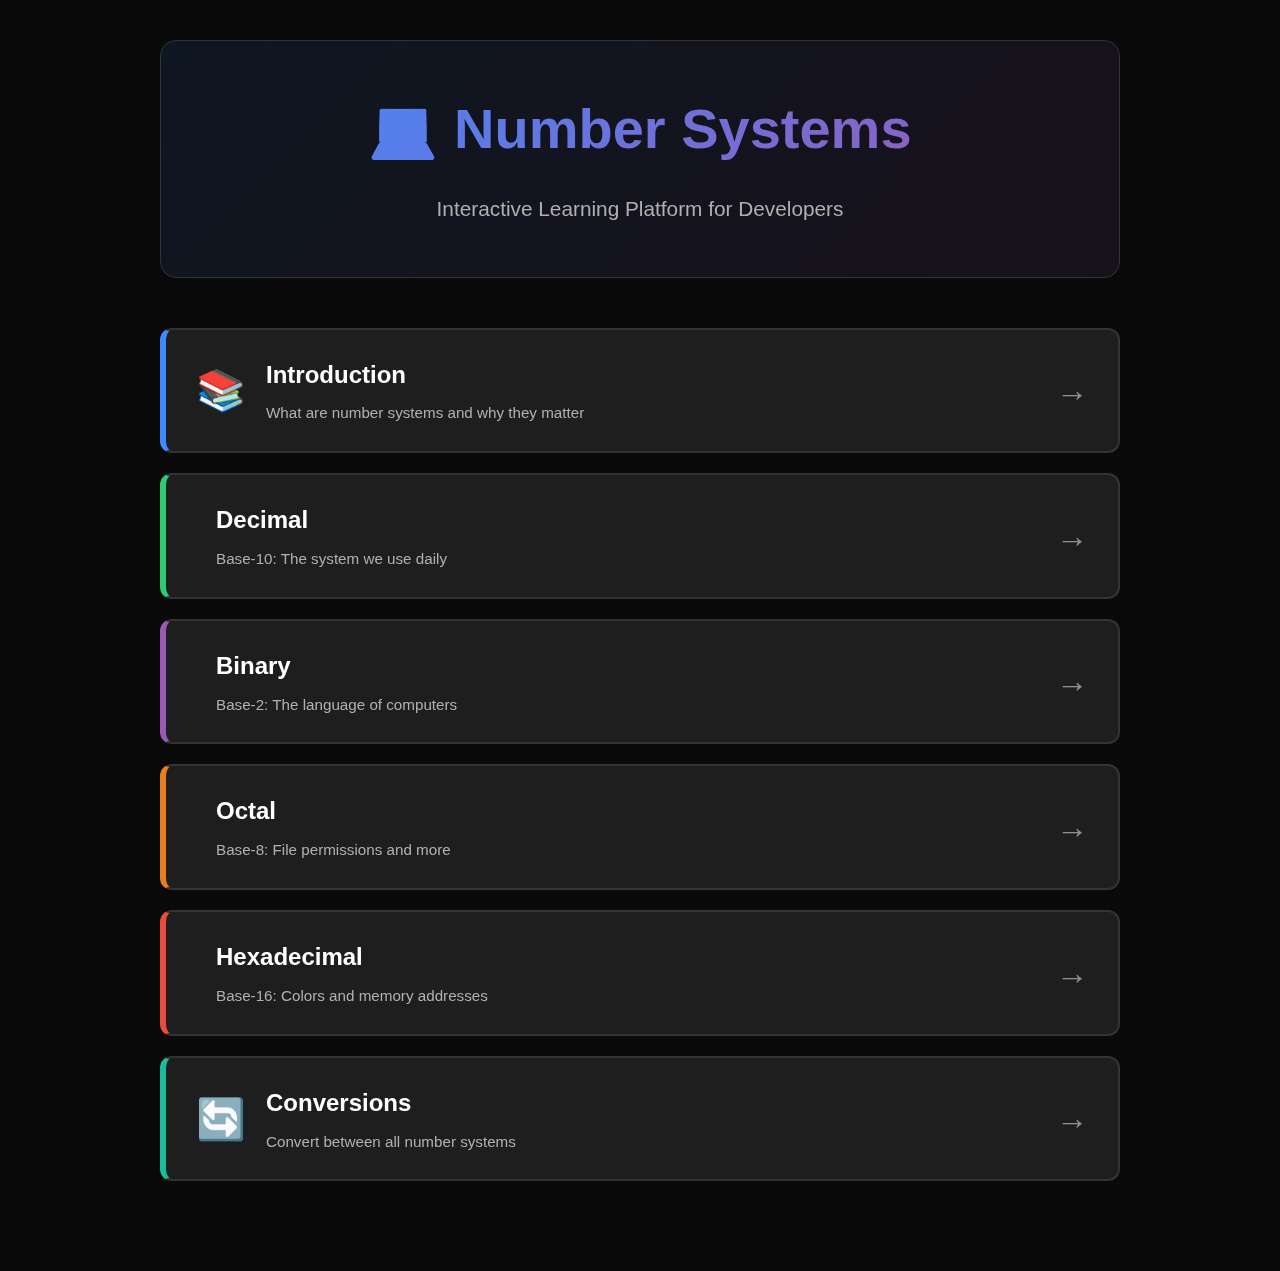
<file: index.html>
<!DOCTYPE html>
<html lang="en">
<head>
    <meta charset="UTF-8">
    <meta name="viewport" content="width=device-width, initial-scale=1.0">
    <title>Number Systems - Interactive Learning</title>
    <link rel="stylesheet" href="style.css">
    <link rel="icon" href="https://public-frontend-cos.metadl.com/mgx/img/favicon.png" type="image/png">
</head>
<body>
    <!-- Animated Background -->
    <div class="number-animation">
        <span class="num">0</span><span class="num">1</span><span class="num">2</span>
        <span class="num">3</span><span class="num">4</span><span class="num">5</span>
        <span class="num">6</span><span class="num">7</span><span class="num">8</span>
        <span class="num">9</span><span class="num">A</span><span class="num">B</span>
        <span class="num">C</span><span class="num">D</span><span class="num">E</span>
        <span class="num">F</span><span class="num">1</span><span class="num">0</span>
        <span class="num">A</span><span class="num">F</span><span class="num">B</span>
        <span class="num">8</span><span class="num">4</span><span class="num">2</span>
        <span class="num">1</span><span class="num">C</span><span class="num">D</span>
        <span class="num">E</span><span class="num">7</span><span class="num">3</span>
        <span class="num">9</span><span class="num">5</span><span class="num">6</span>
        <span class="num">F</span><span class="num">0</span><span class="num">1</span>
        <span class="num">2</span><span class="num">A</span><span class="num">B</span>
        <span class="num">8</span><span class="num">4</span>
    </div>

    <div class="container">
        <!-- Header -->
        <header class="main-header">
            <h1>💻 Number Systems</h1>
            <p class="subtitle">Interactive Learning Platform for Developers</p>
        </header>

        <!-- Main Topic Cards -->
        <section class="topics-list">
            <a href="introduction.html" class="topic-card-rect card-blue">
                <div class="card-content">
                    <div class="card-icon">📚</div>
                    <div class="card-text">
                        <h2>Introduction</h2>
                        <p>What are number systems and why they matter</p>
                    </div>
                </div>
                <span class="card-arrow">→</span>
            </a>

            <a href="decimal.html" class="topic-card-rect card-green">
                <div class="card-content">
                    <div class="card-icon"></div>
                    <div class="card-text">
                        <h2>Decimal</h2>
                        <p>Base-10: The system we use daily</p>
                    </div>
                </div>
                <span class="card-arrow">→</span>
            </a>

            <a href="binary.html" class="topic-card-rect card-purple">
                <div class="card-content">
                    <div class="card-icon"></div>
                    <div class="card-text">
                        <h2>Binary</h2>
                        <p>Base-2: The language of computers</p>
                    </div>
                </div>
                <span class="card-arrow">→</span>
            </a>

            <a href="octal.html" class="topic-card-rect card-orange">
                <div class="card-content">
                    <div class="card-icon"></div>
                    <div class="card-text">
                        <h2>Octal</h2>
                        <p>Base-8: File permissions and more</p>
                    </div>
                </div>
                <span class="card-arrow">→</span>
            </a>

            <a href="hexadecimal.html" class="topic-card-rect card-red">
                <div class="card-content">
                    <div class="card-icon"></div>
                    <div class="card-text">
                        <h2>Hexadecimal</h2>
                        <p>Base-16: Colors and memory addresses</p>
                    </div>
                </div>
                <span class="card-arrow">→</span>
            </a>

            <a href="conversions.html" class="topic-card-rect card-teal">
                <div class="card-content">
                    <div class="card-icon">🔄</div>
                    <div class="card-text">
                        <h2>Conversions</h2>
                        <p>Convert between all number systems</p>
                    </div>
                </div>
                <span class="card-arrow">→</span>
            </a>

        </section>
    </div>
</body>
</html>
</file>
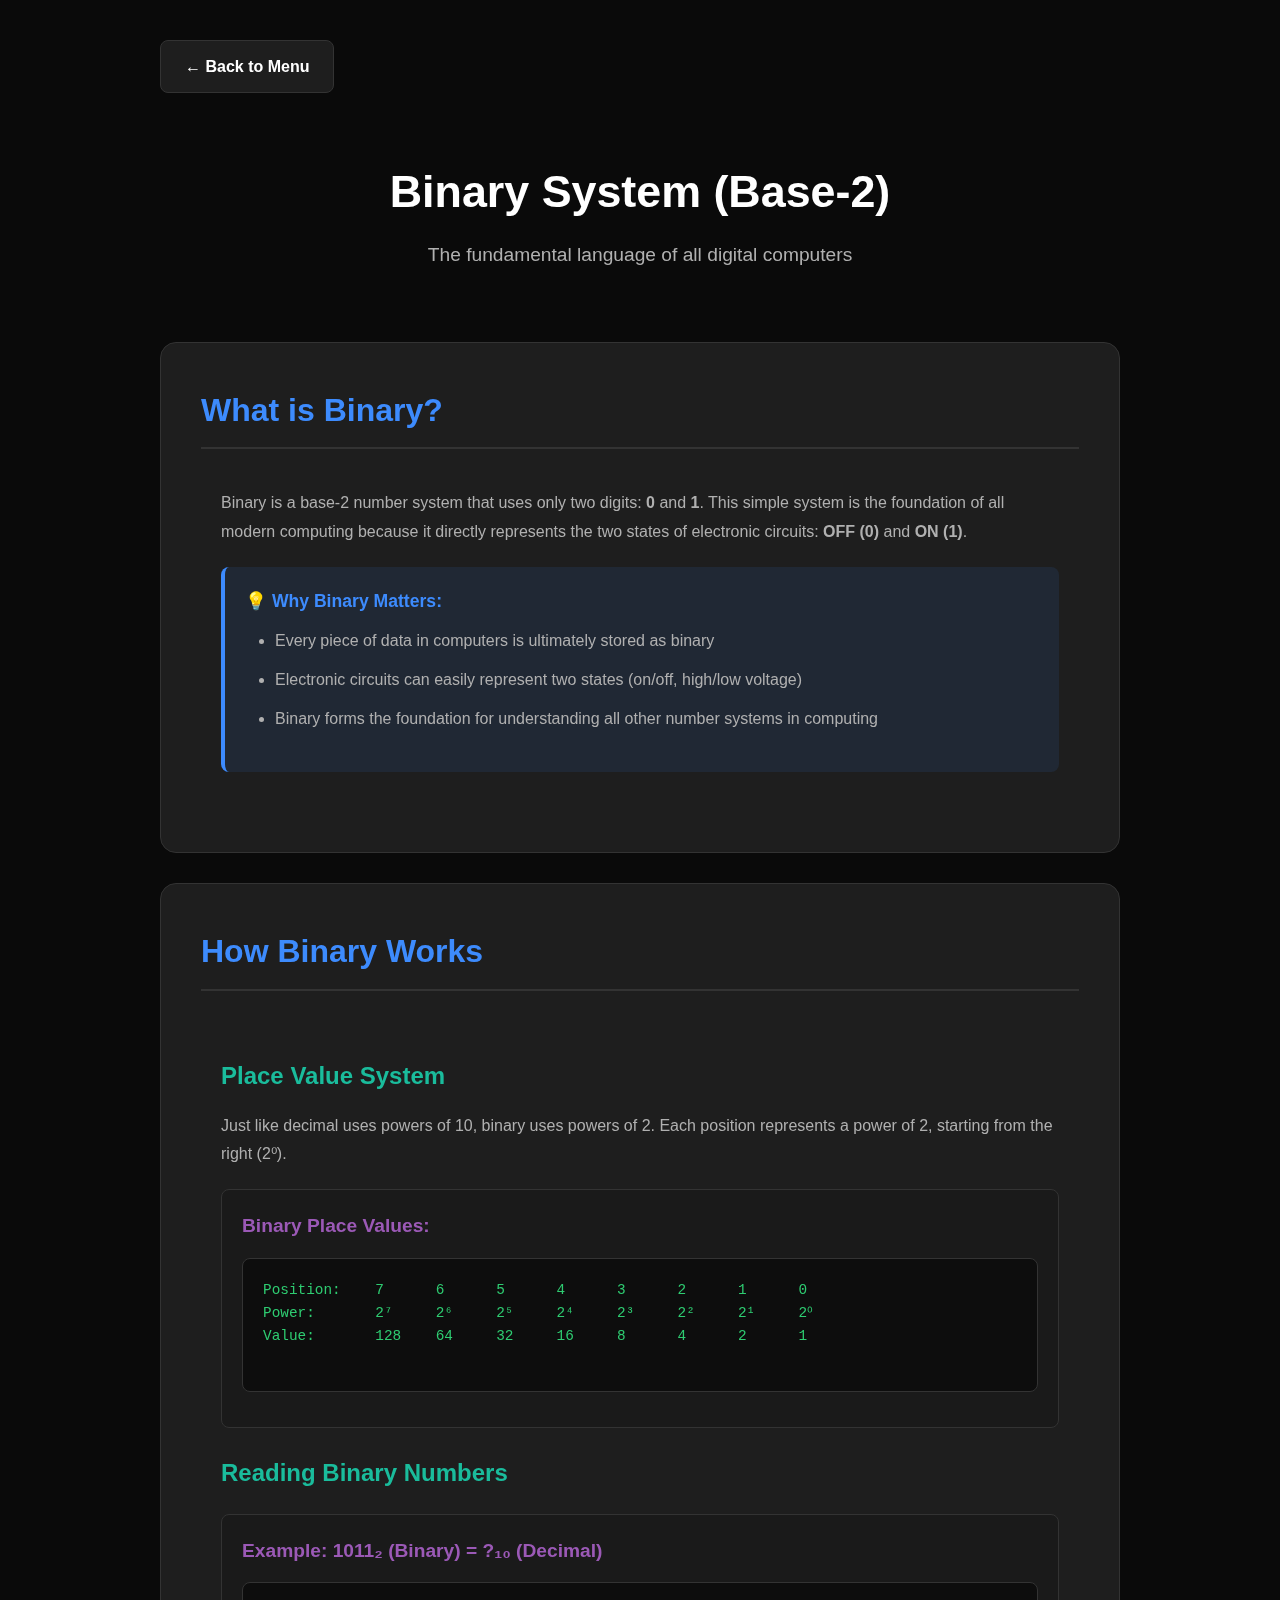
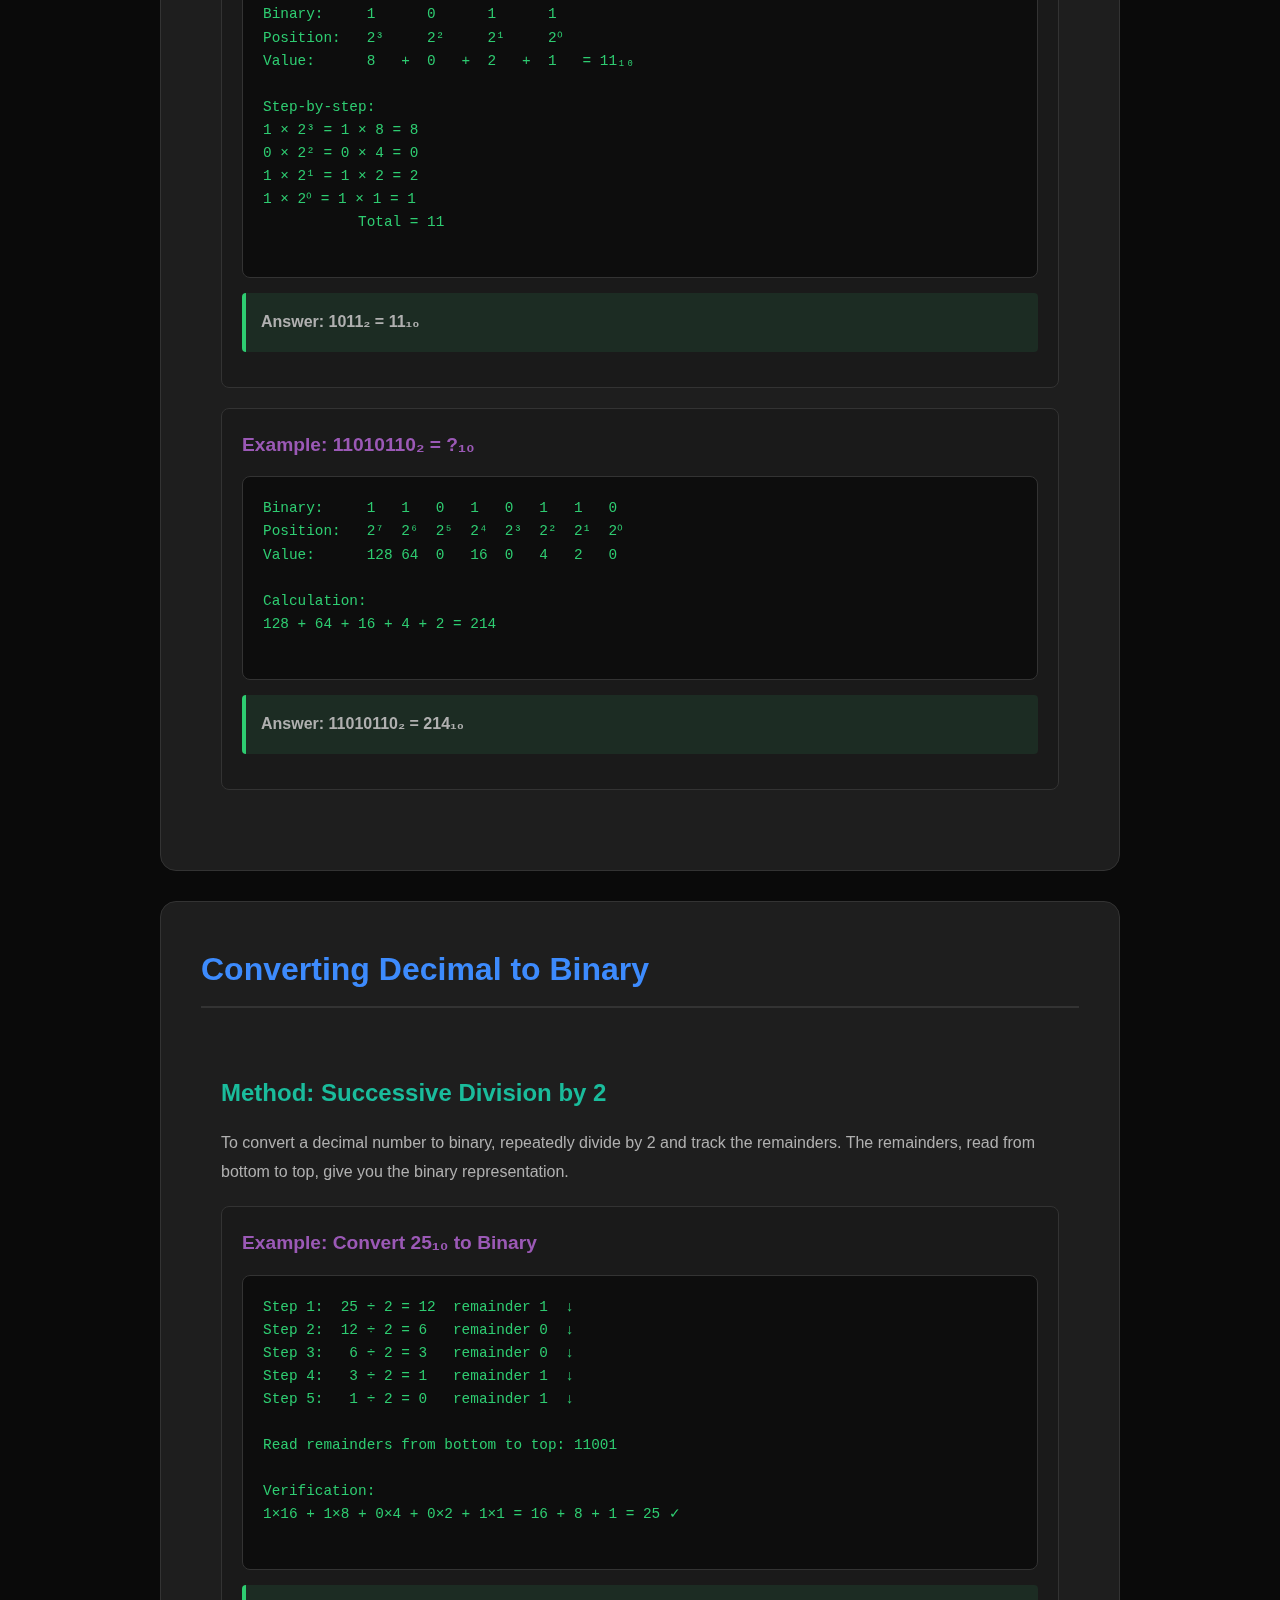
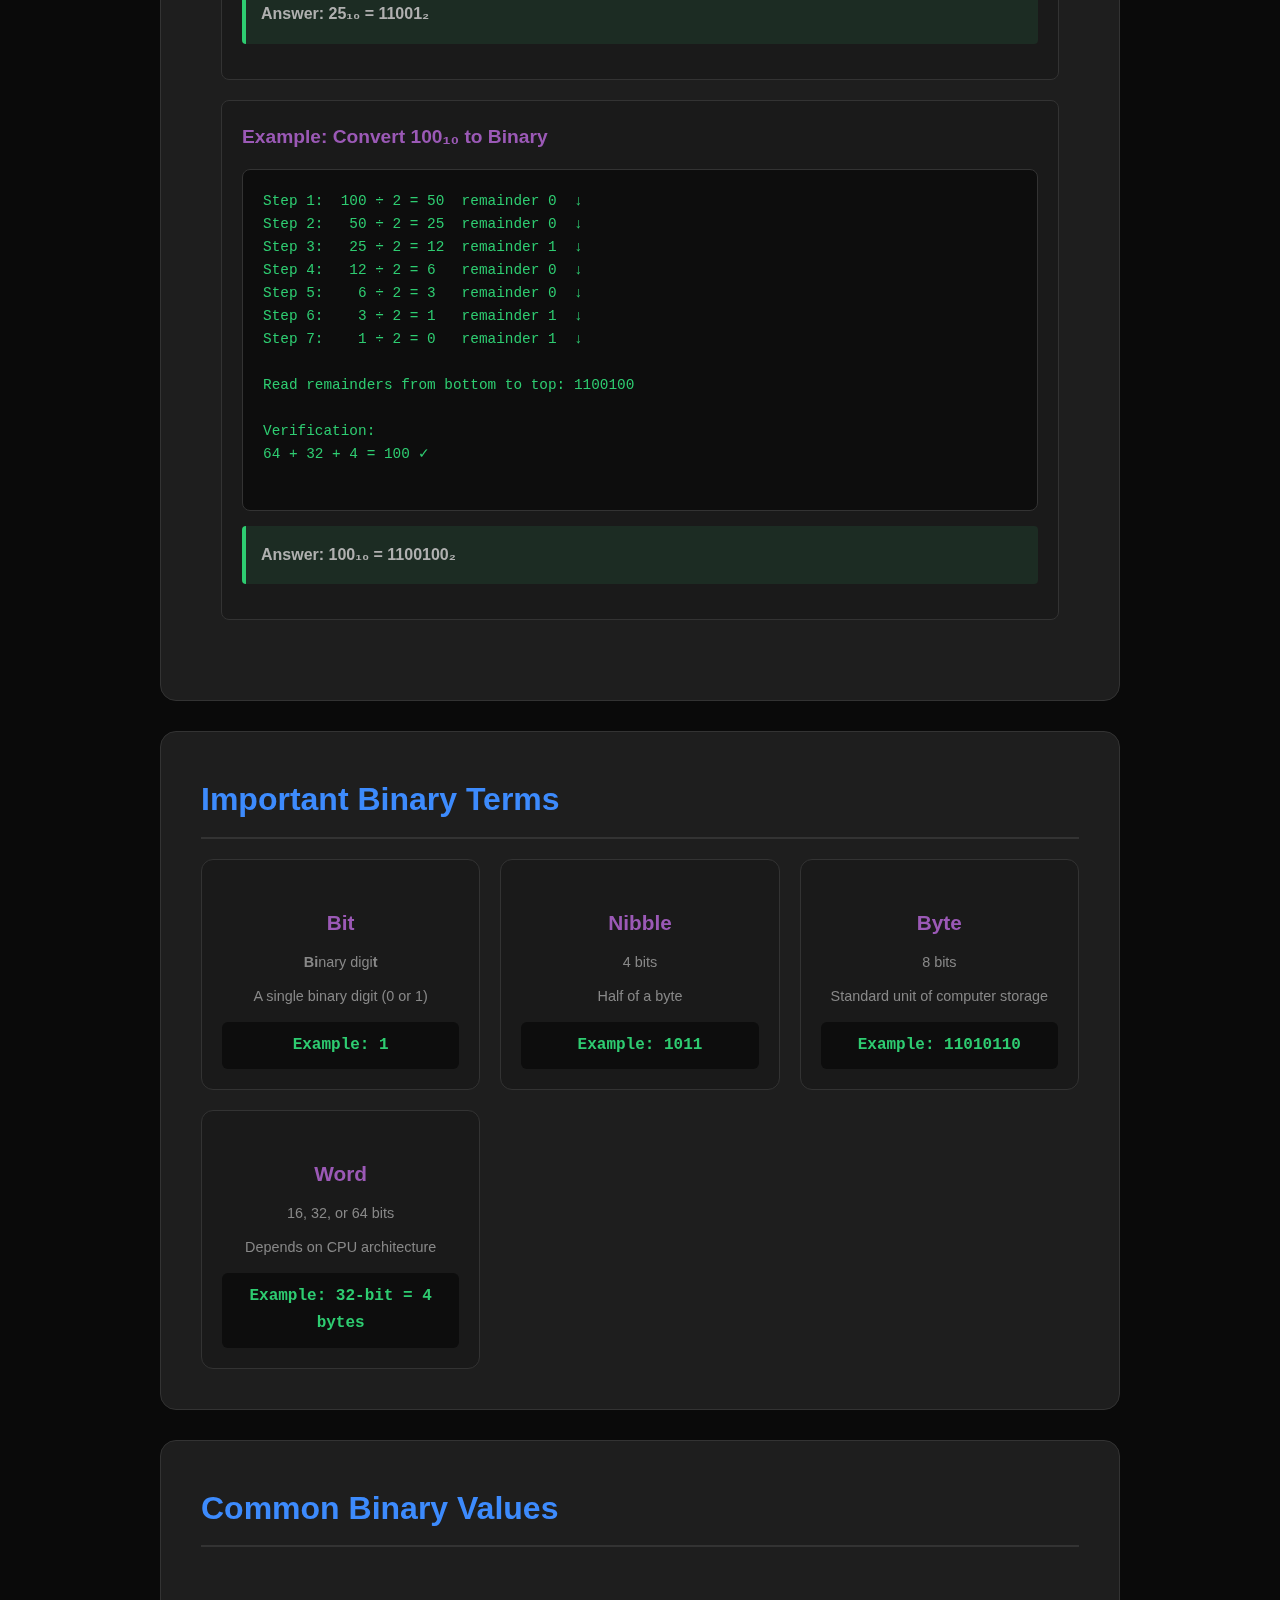
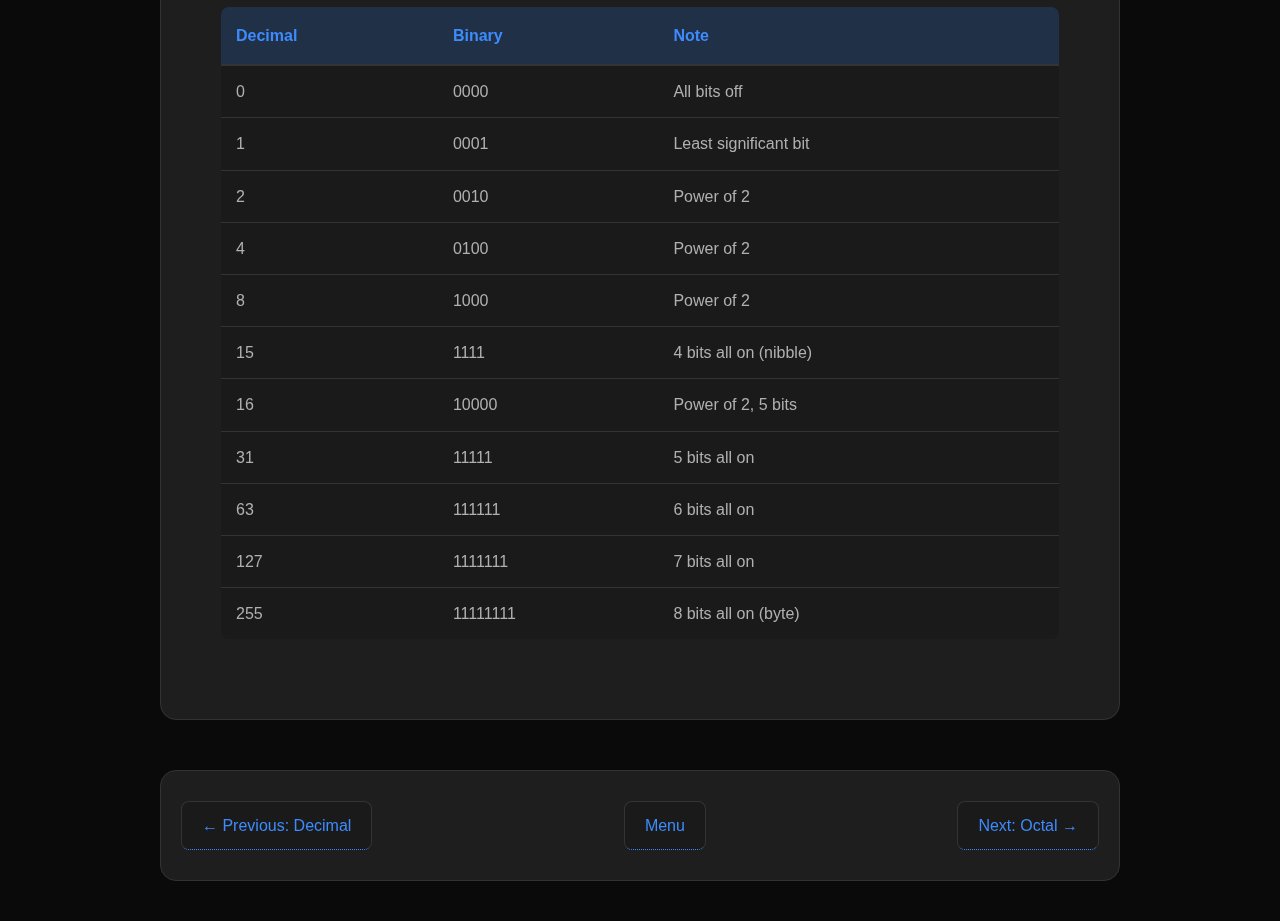
<file: binary.html>
<!DOCTYPE html>
<html lang="en">
<head>
    <meta charset="UTF-8">
    <meta name="viewport" content="width=device-width, initial-scale=1.0">
    <title>Binary - Number Systems</title>
    <link rel="stylesheet" href="style.css">
</head>
<body>
    <div class="number-animation">
        <span class="num">0</span><span class="num">1</span><span class="num">0</span>
        <span class="num">1</span><span class="num">0</span><span class="num">1</span>
        <span class="num">1</span><span class="num">0</span><span class="num">0</span>
        <span class="num">1</span><span class="num">1</span><span class="num">0</span>
        <span class="num">1</span><span class="num">0</span><span class="num">1</span>
        <span class="num">0</span><span class="num">0</span><span class="num">1</span>
    </div>

    <div class="container">
        <a href="index.html" class="back-btn">← Back to Menu</a>

        <header class="page-header">
            <h1>Binary System (Base-2)</h1>
            <p class="page-subtitle">The fundamental language of all digital computers</p>
        </header>

        <!-- Introduction -->
        <section class="content-section">
            <h2>What is Binary?</h2>
            <div class="detail-box">
                <p>Binary is a base-2 number system that uses only two digits: <strong>0</strong> and <strong>1</strong>. This simple system is the foundation of all modern computing because it directly represents the two states of electronic circuits: <strong>OFF (0)</strong> and <strong>ON (1)</strong>.</p>

                <div class="highlight-box">
                    <strong>💡 Why Binary Matters:</strong>
                    <ul>
                        <li>Every piece of data in computers is ultimately stored as binary</li>
                        <li>Electronic circuits can easily represent two states (on/off, high/low voltage)</li>
                        <li>Binary forms the foundation for understanding all other number systems in computing</li>
                    </ul>
                </div>
            </div>
        </section>

        <!-- How Binary Works -->
        <section class="content-section">
            <h2>How Binary Works</h2>
            <div class="detail-box">
                <h3>Place Value System</h3>
                <p>Just like decimal uses powers of 10, binary uses powers of 2. Each position represents a power of 2, starting from the right (2⁰).</p>

                <div class="example-box">
                    <h4>Binary Place Values:</h4>
                    <pre class="code-display">
Position:    7      6      5      4      3      2      1      0
Power:       2⁷     2⁶     2⁵     2⁴     2³     2²     2¹     2⁰
Value:       128    64     32     16     8      4      2      1
                    </pre>
                </div>

                <h3>Reading Binary Numbers</h3>
                <div class="example-box">
                    <h4>Example: 1011₂ (Binary) = ?₁₀ (Decimal)</h4>
                    <pre class="code-display">
Binary:     1      0      1      1
Position:   2³     2²     2¹     2⁰
Value:      8   +  0   +  2   +  1   = 11₁₀

Step-by-step:
1 × 2³ = 1 × 8 = 8
0 × 2² = 0 × 4 = 0
1 × 2¹ = 1 × 2 = 2
1 × 2⁰ = 1 × 1 = 1
           Total = 11
                    </pre>
                    <p class="result"><strong>Answer:</strong> 1011₂ = 11₁₀</p>
                </div>

                <div class="example-box">
                    <h4>Example: 11010110₂ = ?₁₀</h4>
                    <pre class="code-display">
Binary:     1   1   0   1   0   1   1   0
Position:   2⁷  2⁶  2⁵  2⁴  2³  2²  2¹  2⁰
Value:      128 64  0   16  0   4   2   0

Calculation:
128 + 64 + 16 + 4 + 2 = 214
                    </pre>
                    <p class="result"><strong>Answer:</strong> 11010110₂ = 214₁₀</p>
                </div>
            </div>
        </section>

        <!-- Conversion: Decimal to Binary -->
        <section class="content-section">
            <h2>Converting Decimal to Binary</h2>
            <div class="detail-box">
                <h3>Method: Successive Division by 2</h3>
                <p>To convert a decimal number to binary, repeatedly divide by 2 and track the remainders. The remainders, read from bottom to top, give you the binary representation.</p>

                <div class="example-box">
                    <h4>Example: Convert 25₁₀ to Binary</h4>
                    <pre class="code-display">
Step 1:  25 ÷ 2 = 12  remainder 1  ↓
Step 2:  12 ÷ 2 = 6   remainder 0  ↓
Step 3:   6 ÷ 2 = 3   remainder 0  ↓
Step 4:   3 ÷ 2 = 1   remainder 1  ↓
Step 5:   1 ÷ 2 = 0   remainder 1  ↓

Read remainders from bottom to top: 11001

Verification:
1×16 + 1×8 + 0×4 + 0×2 + 1×1 = 16 + 8 + 1 = 25 ✓
                    </pre>
                    <p class="result"><strong>Answer:</strong> 25₁₀ = 11001₂</p>
                </div>

                <div class="example-box">
                    <h4>Example: Convert 100₁₀ to Binary</h4>
                    <pre class="code-display">
Step 1:  100 ÷ 2 = 50  remainder 0  ↓
Step 2:   50 ÷ 2 = 25  remainder 0  ↓
Step 3:   25 ÷ 2 = 12  remainder 1  ↓
Step 4:   12 ÷ 2 = 6   remainder 0  ↓
Step 5:    6 ÷ 2 = 3   remainder 0  ↓
Step 6:    3 ÷ 2 = 1   remainder 1  ↓
Step 7:    1 ÷ 2 = 0   remainder 1  ↓

Read remainders from bottom to top: 1100100

Verification:
64 + 32 + 4 = 100 ✓
                    </pre>
                    <p class="result"><strong>Answer:</strong> 100₁₀ = 1100100₂</p>
                </div>
            </div>
        </section>

        <!-- Binary Terminology -->
        <section class="content-section">
            <h2>Important Binary Terms</h2>
            <div class="terms-grid">
                <div class="term-card">
                    <h3>Bit</h3>
                    <p><strong>Bi</strong>nary digi<strong>t</strong></p>
                    <p>A single binary digit (0 or 1)</p>
                    <div class="term-example">Example: 1</div>
                </div>

                <div class="term-card">
                    <h3>Nibble</h3>
                    <p>4 bits</p>
                    <p>Half of a byte</p>
                    <div class="term-example">Example: 1011</div>
                </div>

                <div class="term-card">
                    <h3>Byte</h3>
                    <p>8 bits</p>
                    <p>Standard unit of computer storage</p>
                    <div class="term-example">Example: 11010110</div>
                </div>

                <div class="term-card">
                    <h3>Word</h3>
                    <p>16, 32, or 64 bits</p>
                    <p>Depends on CPU architecture</p>
                    <div class="term-example">Example: 32-bit = 4 bytes</div>
                </div>
            </div>
        </section>

        <!-- Common Binary Values -->
        <section class="content-section">
            <h2>Common Binary Values</h2>
            <div class="detail-box">
                <table class="conversion-table">
                    <thead>
                        <tr>
                            <th>Decimal</th>
                            <th>Binary</th>
                            <th>Note</th>
                        </tr>
                    </thead>
                    <tbody>
                        <tr>
                            <td>0</td>
                            <td>0000</td>
                            <td>All bits off</td>
                        </tr>
                        <tr>
                            <td>1</td>
                            <td>0001</td>
                            <td>Least significant bit</td>
                        </tr>
                        <tr>
                            <td>2</td>
                            <td>0010</td>
                            <td>Power of 2</td>
                        </tr>
                        <tr>
                            <td>4</td>
                            <td>0100</td>
                            <td>Power of 2</td>
                        </tr>
                        <tr>
                            <td>8</td>
                            <td>1000</td>
                            <td>Power of 2</td>
                        </tr>
                        <tr>
                            <td>15</td>
                            <td>1111</td>
                            <td>4 bits all on (nibble)</td>
                        </tr>
                        <tr>
                            <td>16</td>
                            <td>10000</td>
                            <td>Power of 2, 5 bits</td>
                        </tr>
                        <tr>
                            <td>31</td>
                            <td>11111</td>
                            <td>5 bits all on</td>
                        </tr>
                        <tr>
                            <td>63</td>
                            <td>111111</td>
                            <td>6 bits all on</td>
                        </tr>
                        <tr>
                            <td>127</td>
                            <td>1111111</td>
                            <td>7 bits all on</td>
                        </tr>
                        <tr>
                            <td>255</td>
                            <td>11111111</td>
                            <td>8 bits all on (byte)</td>
                        </tr>
                    </tbody>
                </table>
            </div>
        </section>

        <footer class="page-footer">
            <div class="nav-links">
                <a href="decimal.html" class="nav-link">← Previous: Decimal</a>
                <a href="index.html" class="nav-link">Menu</a>
                <a href="octal.html" class="nav-link">Next: Octal →</a>
            </div>
        </footer>
    </div>
</body>
</html>
</file>
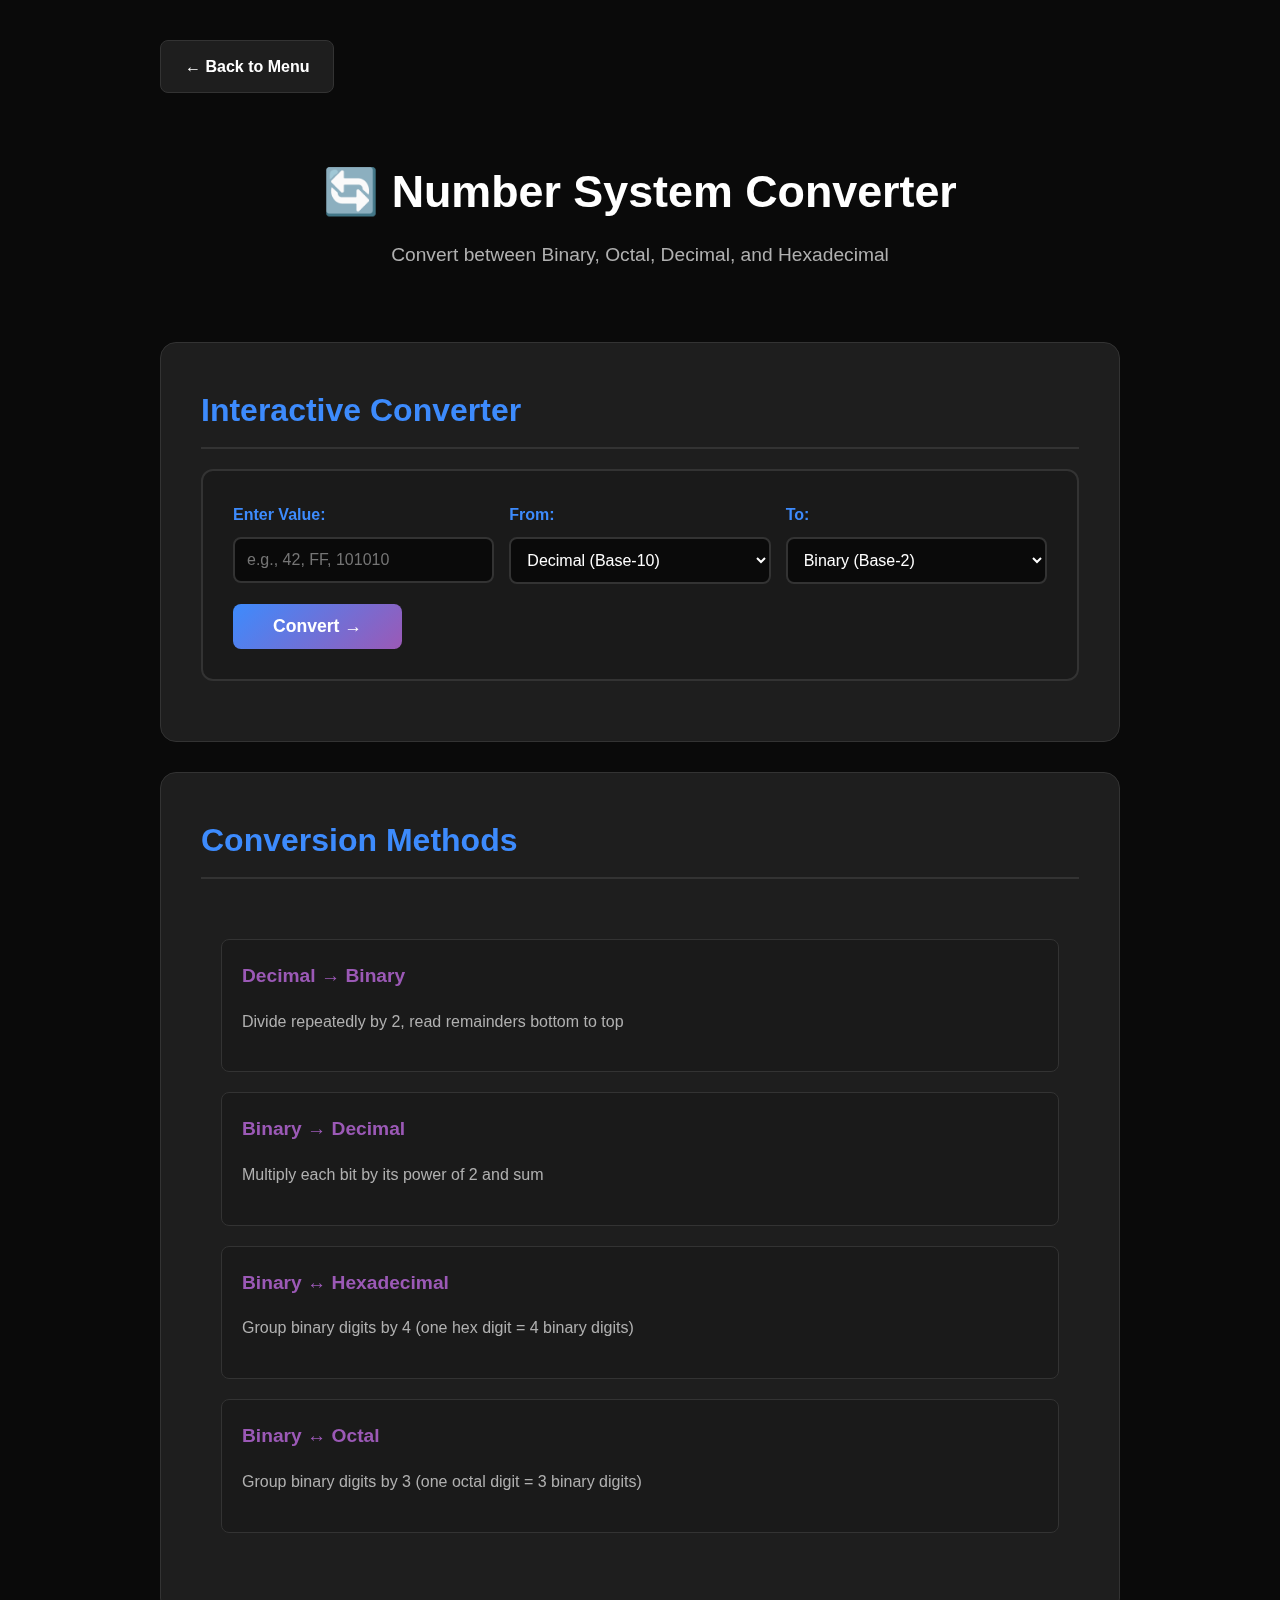
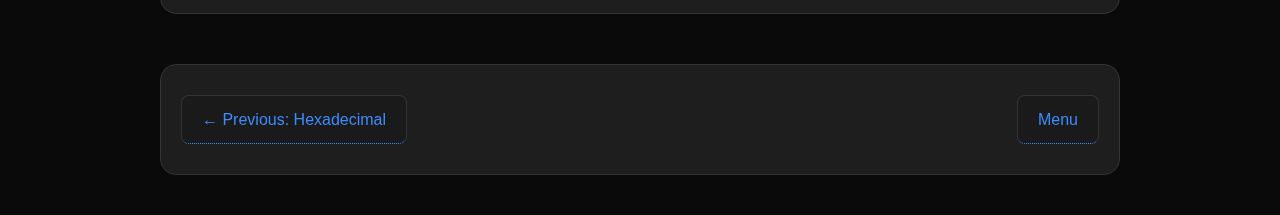
<file: conversions.html>
<!DOCTYPE html>
<html lang="en">
<head>
    <meta charset="UTF-8">
    <meta name="viewport" content="width=device-width, initial-scale=1.0">
    <title>Number System Conversions - Number Systems</title>
    <link rel="stylesheet" href="style.css">
    <style>
        .converter-box {
            background: var(--bg-secondary);
            border: 2px solid var(--border-color);
            border-radius: 12px;
            padding: 30px;
            margin: 20px 0;
        }

        .converter-input-group {
            display: flex;
            gap: 15px;
            margin-bottom: 20px;
            flex-wrap: wrap;
        }

        .input-field {
            flex: 1;
            min-width: 200px;
        }

        .input-field label {
            display: block;
            color: var(--accent-blue);
            font-weight: 600;
            margin-bottom: 8px;
        }

        .input-field input, .input-field select {
            width: 100%;
            padding: 12px;
            background: var(--bg-primary);
            border: 2px solid var(--border-color);
            border-radius: 8px;
            color: var(--text-primary);
            font-size: 1rem;
        }

        .input-field input:focus, .input-field select:focus {
            outline: none;
            border-color: var(--accent-blue);
        }

        .convert-btn {
            padding: 12px 40px;
            background: linear-gradient(135deg, var(--accent-blue), var(--accent-purple));
            color: white;
            border: none;
            border-radius: 8px;
            font-size: 1.1rem;
            font-weight: 600;
            cursor: pointer;
            transition: all 0.3s ease;
        }

        .convert-btn:hover {
            transform: translateY(-2px);
            box-shadow: 0 5px 20px rgba(61, 139, 253, 0.4);
        }

        .result-box {
            background: rgba(46, 204, 113, 0.1);
            border-left: 4px solid var(--accent-green);
            border-radius: 8px;
            padding: 20px;
            margin-top: 20px;
            display: none;
        }

        .result-box.show {
            display: block;
            animation: slideIn 0.3s ease;
        }

        @keyframes slideIn {
            from {
                opacity: 0;
                transform: translateY(-10px);
            }
            to {
                opacity: 1;
                transform: translateY(0);
            }
        }

        .result-value {
            font-size: 2rem;
            color: var(--accent-green);
            font-weight: bold;
            margin: 15px 0;
        }

        .explanation-steps {
            background: var(--bg-primary);
            border-radius: 8px;
            padding: 15px;
            margin-top: 15px;
        }

        .explanation-steps h4 {
            color: var(--accent-teal);
            margin-bottom: 10px;
        }

        .step {
            color: var(--text-secondary);
            padding: 8px 0;
            border-bottom: 1px solid var(--border-color);
        }

        .step:last-child {
            border-bottom: none;
        }

        .error-message {
            background: rgba(231, 76, 60, 0.1);
            border-left: 4px solid var(--accent-red);
            color: var(--accent-red);
            padding: 15px;
            border-radius: 8px;
            margin-top: 20px;
            display: none;
        }

        .error-message.show {
            display: block;
        }
    </style>
</head>
<body>
    <div class="number-animation">
        <span class="num">0</span><span class="num">1</span><span class="num">2</span>
        <span class="num">A</span><span class="num">F</span><span class="num">7</span>
        <span class="num">8</span><span class="num">B</span><span class="num">3</span>
        <span class="num">C</span><span class="num">5</span><span class="num">D</span>
        <span class="num">6</span><span class="num">E</span><span class="num">4</span>
        <span class="num">9</span><span class="num">F</span><span class="num">0</span>
    </div>

    <div class="container">
        <a href="index.html" class="back-btn">← Back to Menu</a>

        <header class="page-header">
            <h1>🔄 Number System Converter</h1>
            <p class="page-subtitle">Convert between Binary, Octal, Decimal, and Hexadecimal</p>
        </header>

        <!-- Interactive Converter -->
        <section class="content-section">
            <h2>Interactive Converter</h2>
            <div class="converter-box">
                <div class="converter-input-group">
                    <div class="input-field">
                        <label for="inputValue">Enter Value:</label>
                        <input type="text" id="inputValue" placeholder="e.g., 42, FF, 101010">
                    </div>
                    <div class="input-field">
                        <label for="fromBase">From:</label>
                        <select id="fromBase">
                            <option value="2">Binary (Base-2)</option>
                            <option value="8">Octal (Base-8)</option>
                            <option value="10" selected>Decimal (Base-10)</option>
                            <option value="16">Hexadecimal (Base-16)</option>
                        </select>
                    </div>
                    <div class="input-field">
                        <label for="toBase">To:</label>
                        <select id="toBase">
                            <option value="2" selected>Binary (Base-2)</option>
                            <option value="8">Octal (Base-8)</option>
                            <option value="10">Decimal (Base-10)</option>
                            <option value="16">Hexadecimal (Base-16)</option>
                        </select>
                    </div>
                </div>
                <button class="convert-btn" onclick="convertNumber()">Convert →</button>

                <div id="errorMessage" class="error-message"></div>

                <div id="resultBox" class="result-box">
                    <h3>Result:</h3>
                    <div class="result-value" id="resultValue"></div>
                    <div class="explanation-steps" id="explanationSteps"></div>
                </div>
            </div>
        </section>

        <!-- Quick Reference -->
        <section class="content-section">
            <h2>Conversion Methods</h2>
            <div class="detail-box">
                <div class="example-box">
                    <h4>Decimal → Binary</h4>
                    <p>Divide repeatedly by 2, read remainders bottom to top</p>
                </div>

                <div class="example-box">
                    <h4>Binary → Decimal</h4>
                    <p>Multiply each bit by its power of 2 and sum</p>
                </div>

                <div class="example-box">
                    <h4>Binary ↔ Hexadecimal</h4>
                    <p>Group binary digits by 4 (one hex digit = 4 binary digits)</p>
                </div>

                <div class="example-box">
                    <h4>Binary ↔ Octal</h4>
                    <p>Group binary digits by 3 (one octal digit = 3 binary digits)</p>
                </div>
            </div>
        </section>

        <footer class="page-footer">
            <div class="nav-links">
                <a href="hexadecimal.html" class="nav-link">← Previous: Hexadecimal</a>
                <a href="index.html" class="nav-link">Menu</a>
            </div>
        </footer>
    </div>

    <script>
        function convertNumber() {
            const inputValue = document.getElementById('inputValue').value.trim();
            const fromBase = parseInt(document.getElementById('fromBase').value);
            const toBase = parseInt(document.getElementById('toBase').value);
            const resultBox = document.getElementById('resultBox');
            const resultValue = document.getElementById('resultValue');
            const explanationSteps = document.getElementById('explanationSteps');
            const errorMessage = document.getElementById('errorMessage');

            // Hide previous results
            resultBox.classList.remove('show');
            errorMessage.classList.remove('show');

            if (!inputValue) {
                showError('Please enter a value to convert');
                return;
            }

            try {
                // Convert input to decimal first
                const decimalValue = parseInt(inputValue, fromBase);

                if (isNaN(decimalValue)) {
                    showError('Invalid input for the selected base');
                    return;
                }

                // Convert to target base
                let result;
                if (toBase === 10) {
                    result = decimalValue.toString();
                } else {
                    result = decimalValue.toString(toBase).toUpperCase();
                }

                // Display result
                resultValue.textContent = result;

                // Generate explanation
                const explanation = generateExplanation(inputValue, fromBase, toBase, decimalValue, result);
                explanationSteps.innerHTML = explanation;

                resultBox.classList.add('show');
            } catch (error) {
                showError('Conversion error. Please check your input.');
            }
        }

        function showError(message) {
            const errorMessage = document.getElementById('errorMessage');
            errorMessage.textContent = '⚠️ ' + message;
            errorMessage.classList.add('show');
        }

        function generateExplanation(input, fromBase, toBase, decimal, result) {
            let html = '<h4>📝 Conversion Steps:</h4>';

            // Step 1: Show original value
            html += `<div class="step">1. Original value: ${input} (Base-${fromBase})</div>`;

            // Step 2: Convert to decimal if needed
            if (fromBase !== 10) {
                html += `<div class="step">2. Convert to Decimal: ${input} → ${decimal}₁₀</div>`;
                html += `<div class="step">   Method: Parse as Base-${fromBase} number</div>`;
            }

            // Step 3: Convert to target base
            if (toBase !== 10) {
                html += `<div class="step">${fromBase !== 10 ? '3' : '2'}. Convert ${decimal}₁₀ to Base-${toBase}</div>`;

                if (toBase === 2) {
                    html += generateBinarySteps(decimal);
                } else if (toBase === 8) {
                    html += generateOctalSteps(decimal);
                } else if (toBase === 16) {
                    html += generateHexSteps(decimal);
                }
            }

            // Final result
            html += `<div class="step" style="color: var(--accent-green); font-weight: bold;">✓ Final Answer: ${result} (Base-${toBase})</div>`;

            return html;
        }

        function generateBinarySteps(decimal) {
            let steps = '';
            let num = decimal;
            let remainders = [];

            while (num > 0) {
                remainders.unshift(num % 2);
                steps += `<div class="step">   ${num} ÷ 2 = ${Math.floor(num / 2)} remainder ${num % 2}</div>`;
                num = Math.floor(num / 2);
            }

            steps += `<div class="step">   Read remainders from bottom to top</div>`;
            return steps;
        }

        function generateOctalSteps(decimal) {
            let steps = '';
            let num = decimal;

            while (num > 0) {
                steps += `<div class="step">   ${num} ÷ 8 = ${Math.floor(num / 8)} remainder ${num % 8}</div>`;
                num = Math.floor(num / 8);
            }

            steps += `<div class="step">   Read remainders from bottom to top</div>`;
            return steps;
        }

        function generateHexSteps(decimal) {
            let steps = '';
            let num = decimal;
            const hexDigits = '0123456789ABCDEF';

            while (num > 0) {
                const remainder = num % 16;
                steps += `<div class="step">   ${num} ÷ 16 = ${Math.floor(num / 16)} remainder ${remainder} (${hexDigits[remainder]})</div>`;
                num = Math.floor(num / 16);
            }

            steps += `<div class="step">   Read remainders from bottom to top</div>`;
            return steps;
        }

        // Allow Enter key to convert
        document.getElementById('inputValue').addEventListener('keypress', function(e) {
            if (e.key === 'Enter') {
                convertNumber();
            }
        });
    </script>
</body>
</html>
</file>
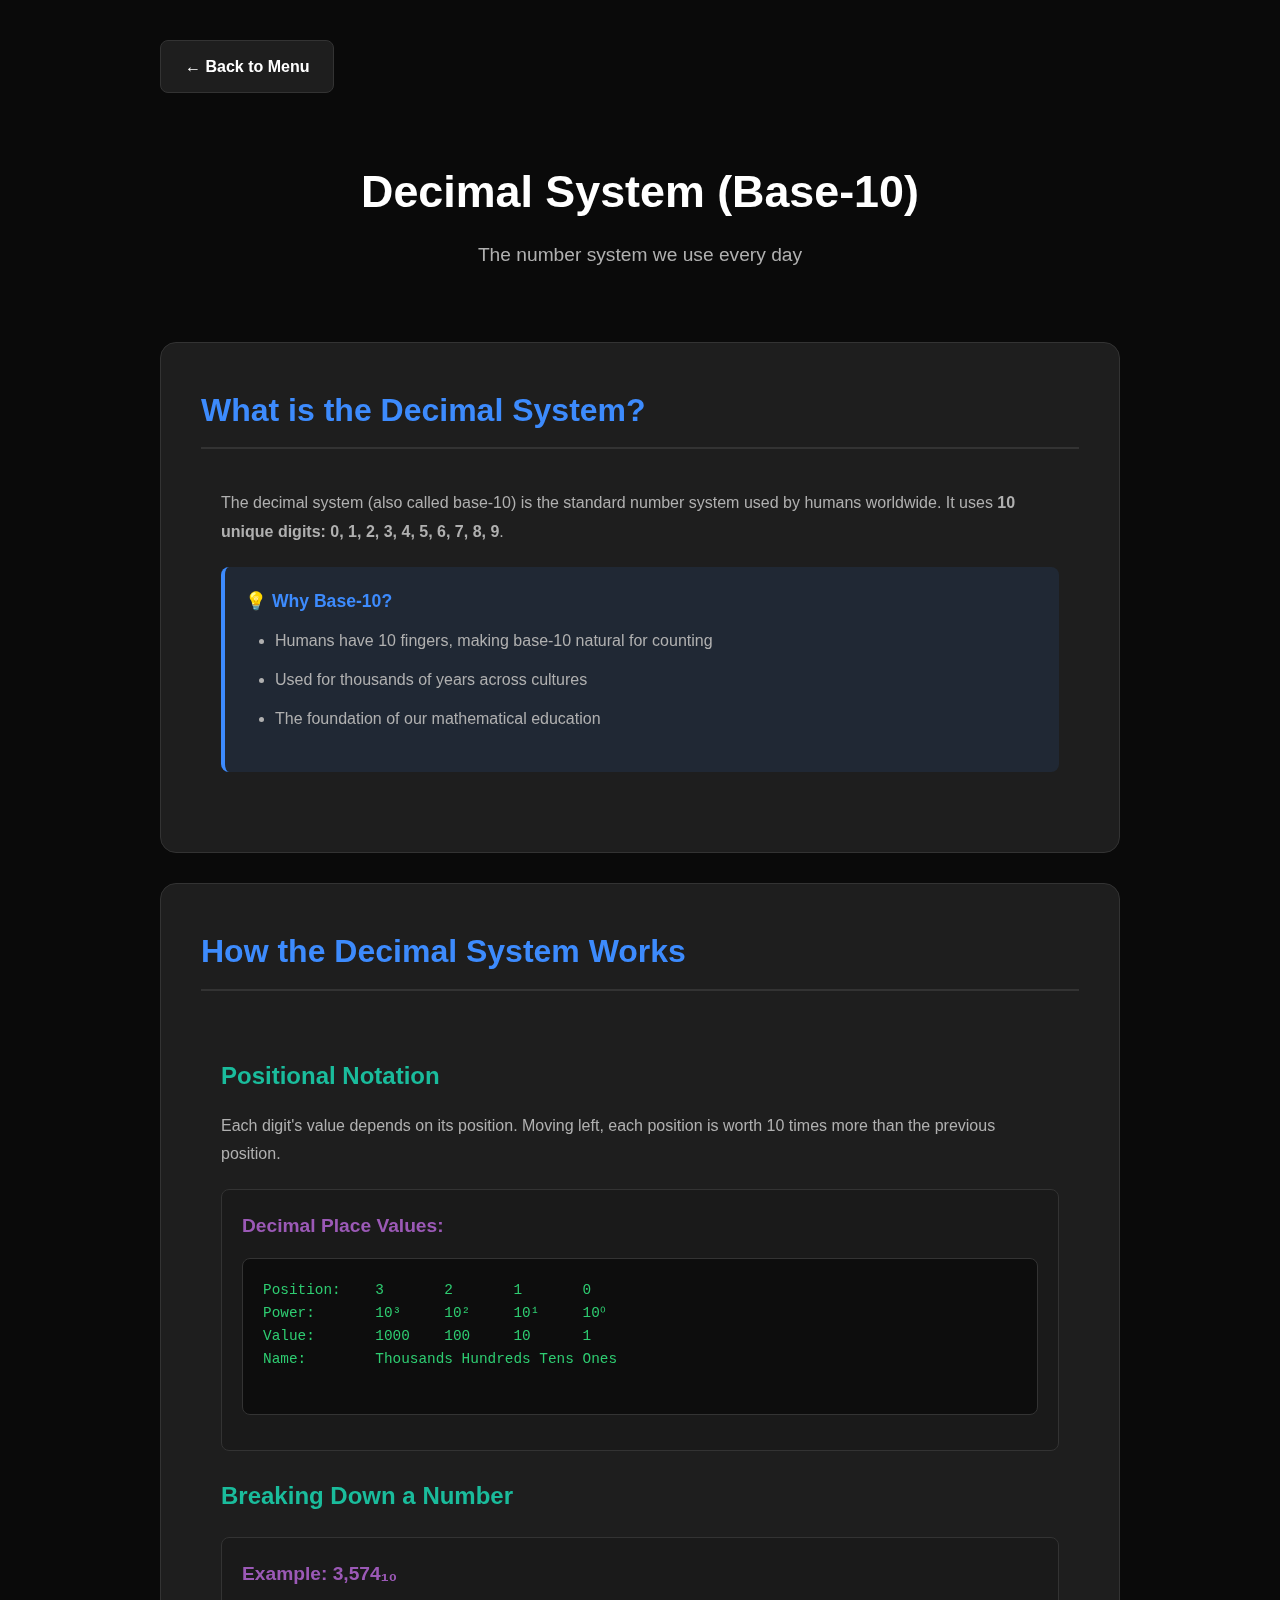
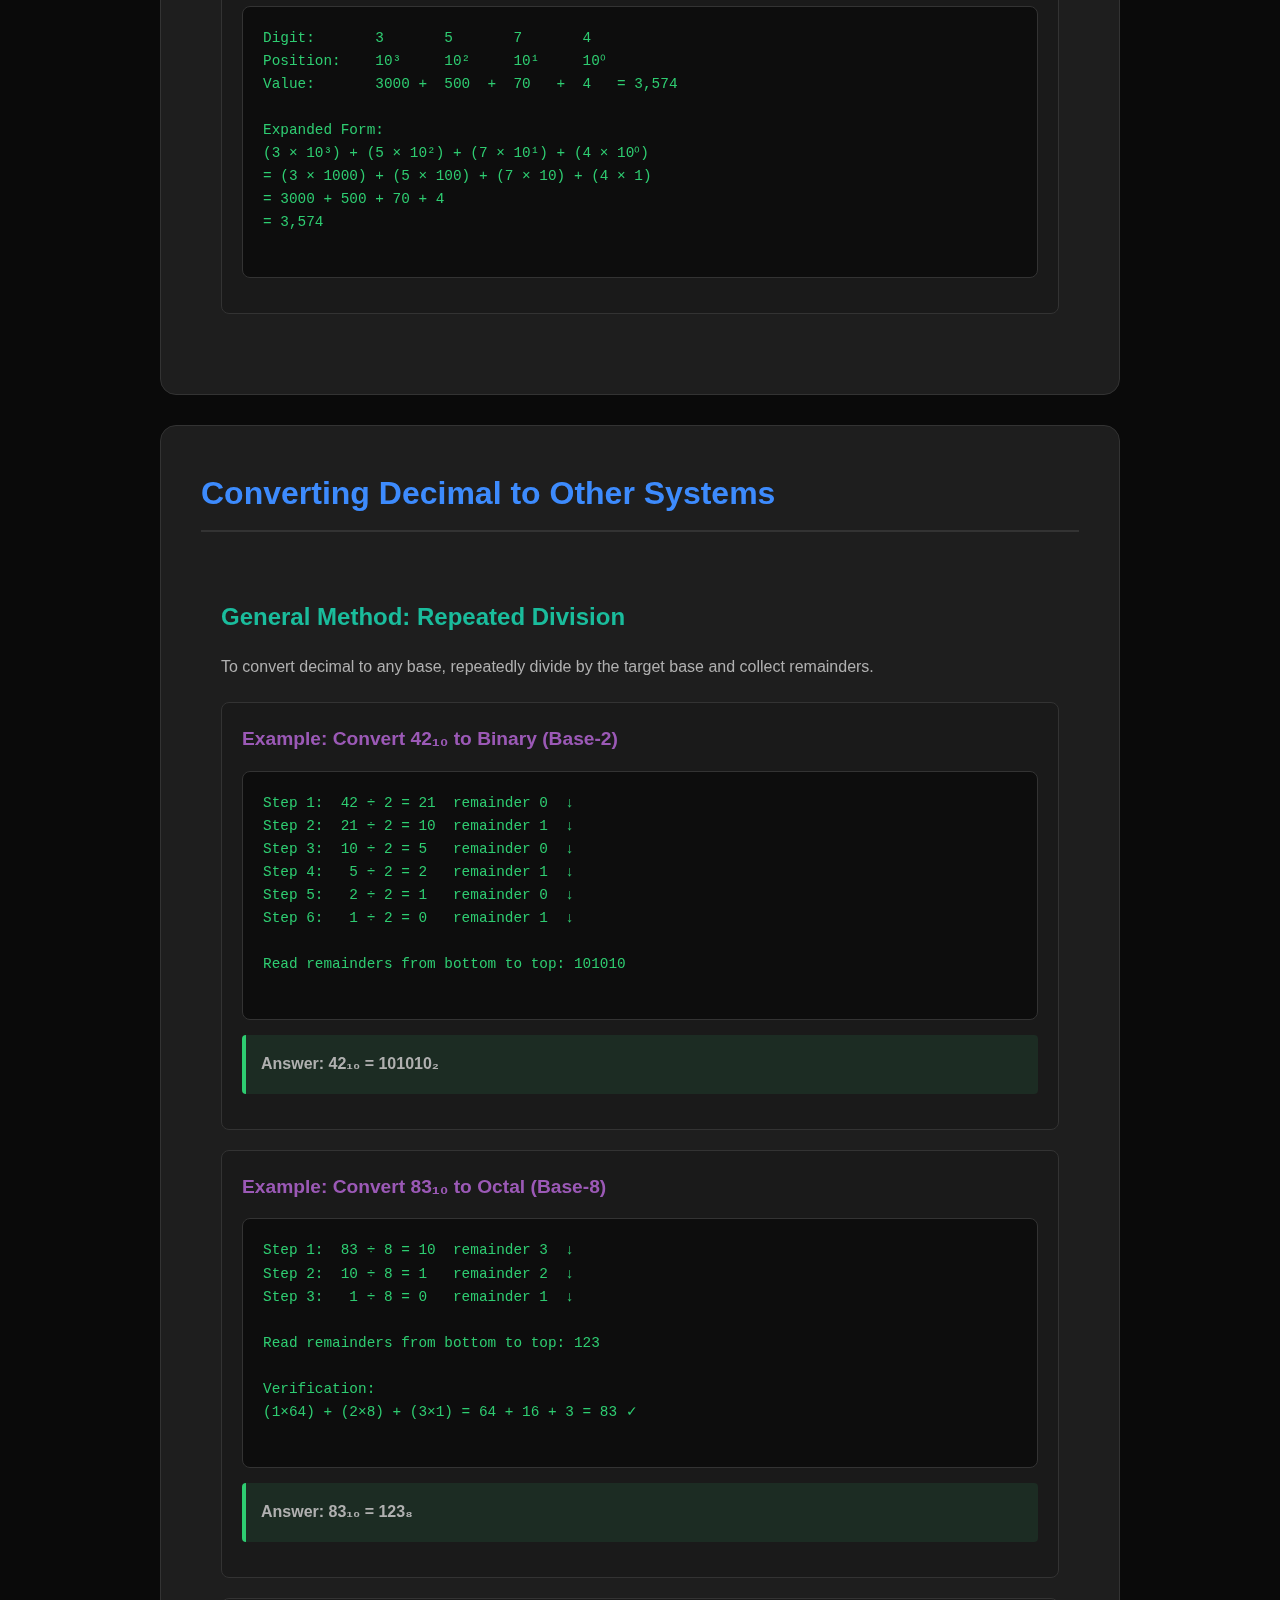
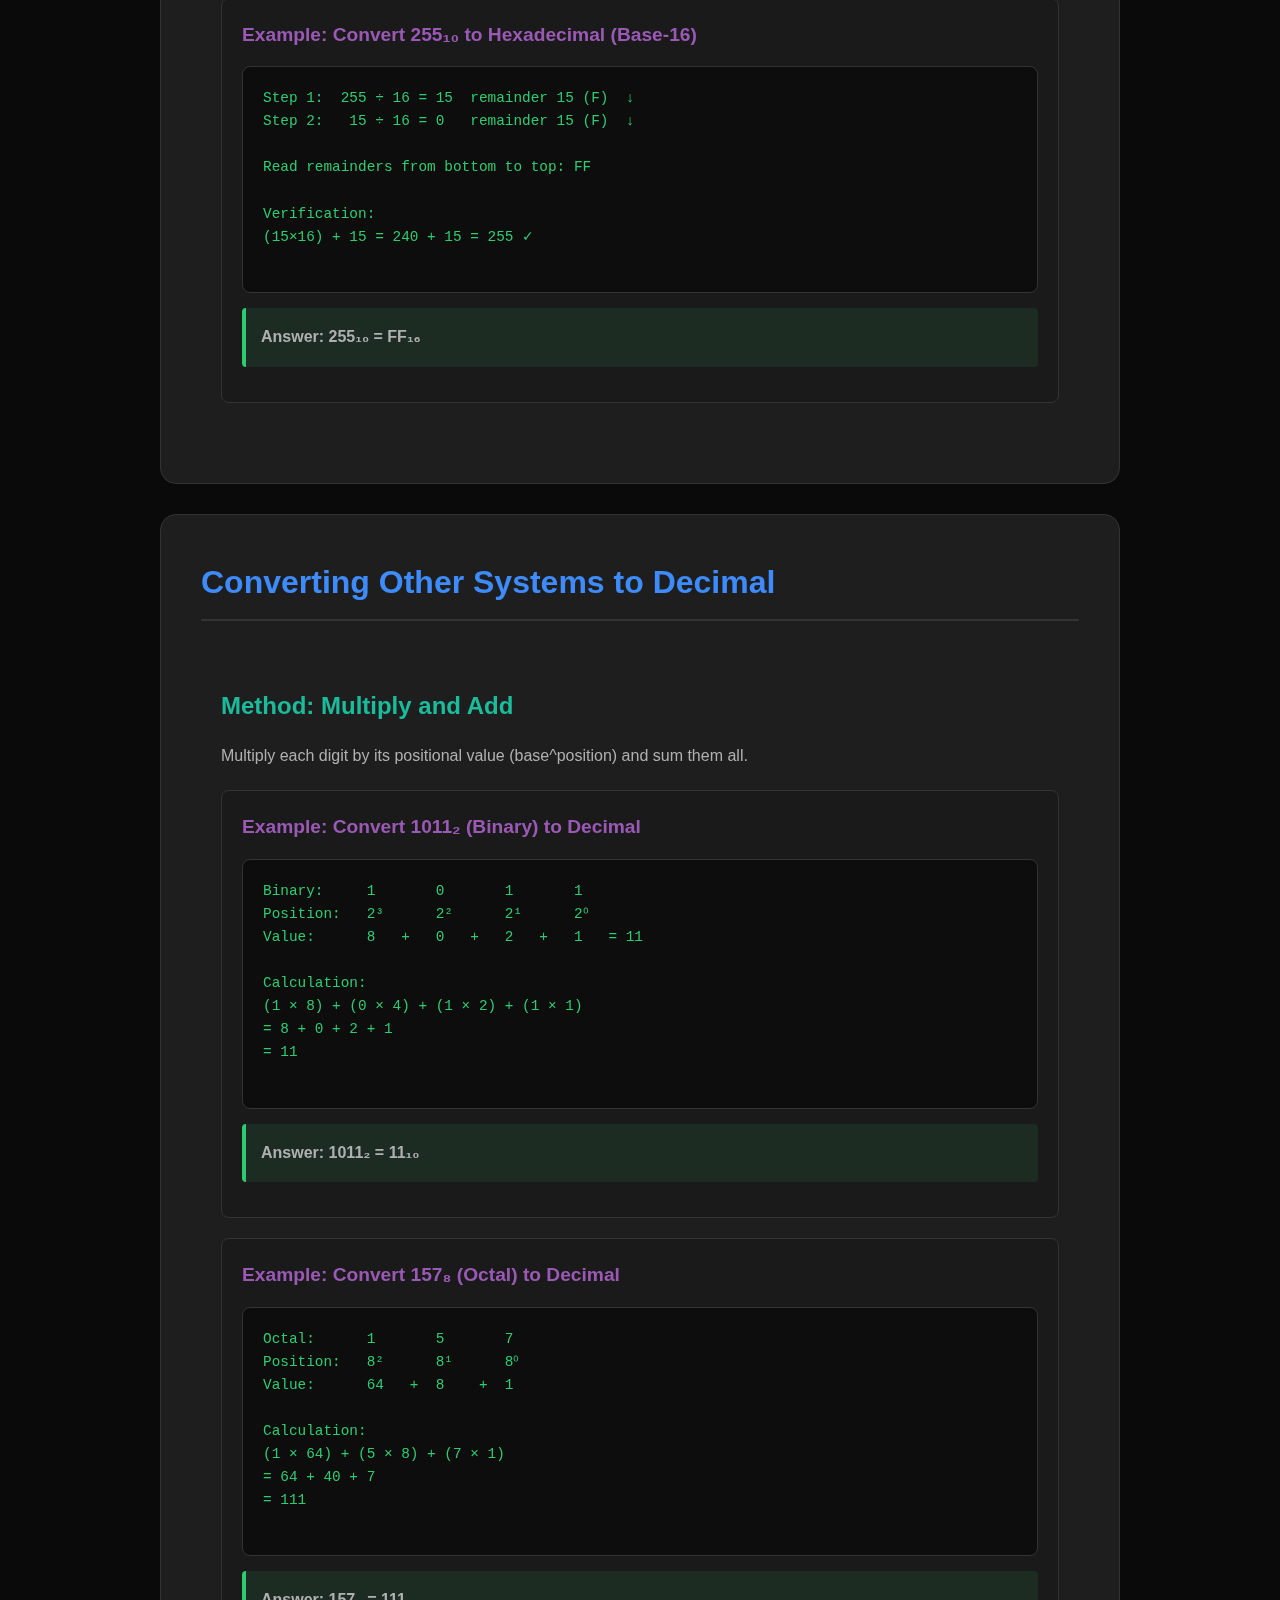
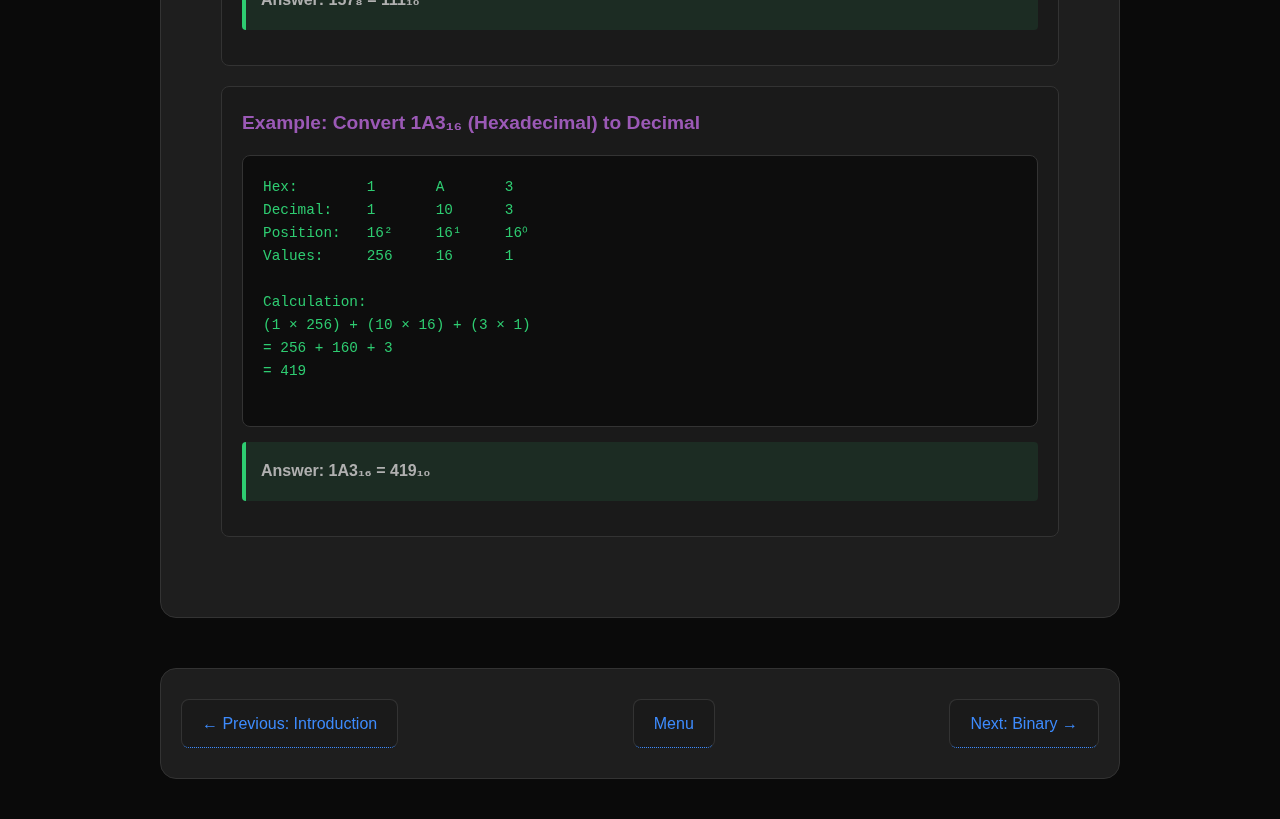
<file: decimal.html>
<!DOCTYPE html>
<html lang="en">
<head>
    <meta charset="UTF-8">
    <meta name="viewport" content="width=device-width, initial-scale=1.0">
    <title>Decimal - Number Systems</title>
    <link rel="stylesheet" href="style.css">
</head>
<body>
    <div class="number-animation">
        <span class="num">0</span><span class="num">1</span><span class="num">2</span>
        <span class="num">3</span><span class="num">4</span><span class="num">5</span>
        <span class="num">6</span><span class="num">7</span><span class="num">8</span>
        <span class="num">9</span><span class="num">0</span><span class="num">1</span>
        <span class="num">2</span><span class="num">3</span><span class="num">4</span>
        <span class="num">5</span><span class="num">6</span><span class="num">7</span>
    </div>

    <div class="container">
        <a href="index.html" class="back-btn">← Back to Menu</a>

        <header class="page-header">
            <h1>Decimal System (Base-10)</h1>
            <p class="page-subtitle">The number system we use every day</p>
        </header>

        <!-- Introduction -->
        <section class="content-section">
            <h2>What is the Decimal System?</h2>
            <div class="detail-box">
                <p>The decimal system (also called base-10) is the standard number system used by humans worldwide. It uses <strong>10 unique digits: 0, 1, 2, 3, 4, 5, 6, 7, 8, 9</strong>.</p>

                <div class="highlight-box">
                    <strong>💡 Why Base-10?</strong>
                    <ul>
                        <li>Humans have 10 fingers, making base-10 natural for counting</li>
                        <li>Used for thousands of years across cultures</li>
                        <li>The foundation of our mathematical education</li>
                    </ul>
                </div>
            </div>
        </section>

        <!-- How Decimal Works -->
        <section class="content-section">
            <h2>How the Decimal System Works</h2>
            <div class="detail-box">
                <h3>Positional Notation</h3>
                <p>Each digit's value depends on its position. Moving left, each position is worth 10 times more than the previous position.</p>

                <div class="example-box">
                    <h4>Decimal Place Values:</h4>
                    <pre class="code-display">
Position:    3       2       1       0
Power:       10³     10²     10¹     10⁰
Value:       1000    100     10      1
Name:        Thousands Hundreds Tens Ones
                    </pre>
                </div>

                <h3>Breaking Down a Number</h3>
                <div class="example-box">
                    <h4>Example: 3,574₁₀</h4>
                    <pre class="code-display">
Digit:       3       5       7       4
Position:    10³     10²     10¹     10⁰
Value:       3000 +  500  +  70   +  4   = 3,574

Expanded Form:
(3 × 10³) + (5 × 10²) + (7 × 10¹) + (4 × 10⁰)
= (3 × 1000) + (5 × 100) + (7 × 10) + (4 × 1)
= 3000 + 500 + 70 + 4
= 3,574
                    </pre>
                </div>
            </div>
        </section>

        <!-- Converting FROM Decimal -->
        <section class="content-section">
            <h2>Converting Decimal to Other Systems</h2>
            <div class="detail-box">
                <h3>General Method: Repeated Division</h3>
                <p>To convert decimal to any base, repeatedly divide by the target base and collect remainders.</p>

                <div class="example-box">
                    <h4>Example: Convert 42₁₀ to Binary (Base-2)</h4>
                    <pre class="code-display">
Step 1:  42 ÷ 2 = 21  remainder 0  ↓
Step 2:  21 ÷ 2 = 10  remainder 1  ↓
Step 3:  10 ÷ 2 = 5   remainder 0  ↓
Step 4:   5 ÷ 2 = 2   remainder 1  ↓
Step 5:   2 ÷ 2 = 1   remainder 0  ↓
Step 6:   1 ÷ 2 = 0   remainder 1  ↓

Read remainders from bottom to top: 101010
                    </pre>
                    <p class="result"><strong>Answer:</strong> 42₁₀ = 101010₂</p>
                </div>

                <div class="example-box">
                    <h4>Example: Convert 83₁₀ to Octal (Base-8)</h4>
                    <pre class="code-display">
Step 1:  83 ÷ 8 = 10  remainder 3  ↓
Step 2:  10 ÷ 8 = 1   remainder 2  ↓
Step 3:   1 ÷ 8 = 0   remainder 1  ↓

Read remainders from bottom to top: 123

Verification:
(1×64) + (2×8) + (3×1) = 64 + 16 + 3 = 83 ✓
                    </pre>
                    <p class="result"><strong>Answer:</strong> 83₁₀ = 123₈</p>
                </div>

                <div class="example-box">
                    <h4>Example: Convert 255₁₀ to Hexadecimal (Base-16)</h4>
                    <pre class="code-display">
Step 1:  255 ÷ 16 = 15  remainder 15 (F)  ↓
Step 2:   15 ÷ 16 = 0   remainder 15 (F)  ↓

Read remainders from bottom to top: FF

Verification:
(15×16) + 15 = 240 + 15 = 255 ✓
                    </pre>
                    <p class="result"><strong>Answer:</strong> 255₁₀ = FF₁₆</p>
                </div>
            </div>
        </section>

        <!-- Converting TO Decimal -->
        <section class="content-section">
            <h2>Converting Other Systems to Decimal</h2>
            <div class="detail-box">
                <h3>Method: Multiply and Add</h3>
                <p>Multiply each digit by its positional value (base^position) and sum them all.</p>

                <div class="example-box">
                    <h4>Example: Convert 1011₂ (Binary) to Decimal</h4>
                    <pre class="code-display">
Binary:     1       0       1       1
Position:   2³      2²      2¹      2⁰
Value:      8   +   0   +   2   +   1   = 11

Calculation:
(1 × 8) + (0 × 4) + (1 × 2) + (1 × 1)
= 8 + 0 + 2 + 1
= 11
                    </pre>
                    <p class="result"><strong>Answer:</strong> 1011₂ = 11₁₀</p>
                </div>

                <div class="example-box">
                    <h4>Example: Convert 157₈ (Octal) to Decimal</h4>
                    <pre class="code-display">
Octal:      1       5       7
Position:   8²      8¹      8⁰
Value:      64   +  8    +  1

Calculation:
(1 × 64) + (5 × 8) + (7 × 1)
= 64 + 40 + 7
= 111
                    </pre>
                    <p class="result"><strong>Answer:</strong> 157₈ = 111₁₀</p>
                </div>

                <div class="example-box">
                    <h4>Example: Convert 1A3₁₆ (Hexadecimal) to Decimal</h4>
                    <pre class="code-display">
Hex:        1       A       3
Decimal:    1       10      3
Position:   16²     16¹     16⁰
Values:     256     16      1

Calculation:
(1 × 256) + (10 × 16) + (3 × 1)
= 256 + 160 + 3
= 419
                    </pre>
                    <p class="result"><strong>Answer:</strong> 1A3₁₆ = 419₁₀</p>
                </div>
            </div>
        </section>

        <footer class="page-footer">
            <div class="nav-links">
                <a href="introduction.html" class="nav-link">← Previous: Introduction</a>
                <a href="index.html" class="nav-link">Menu</a>
                <a href="binary.html" class="nav-link">Next: Binary →</a>
            </div>
        </footer>
    </div>
</body>
</html>
</file>
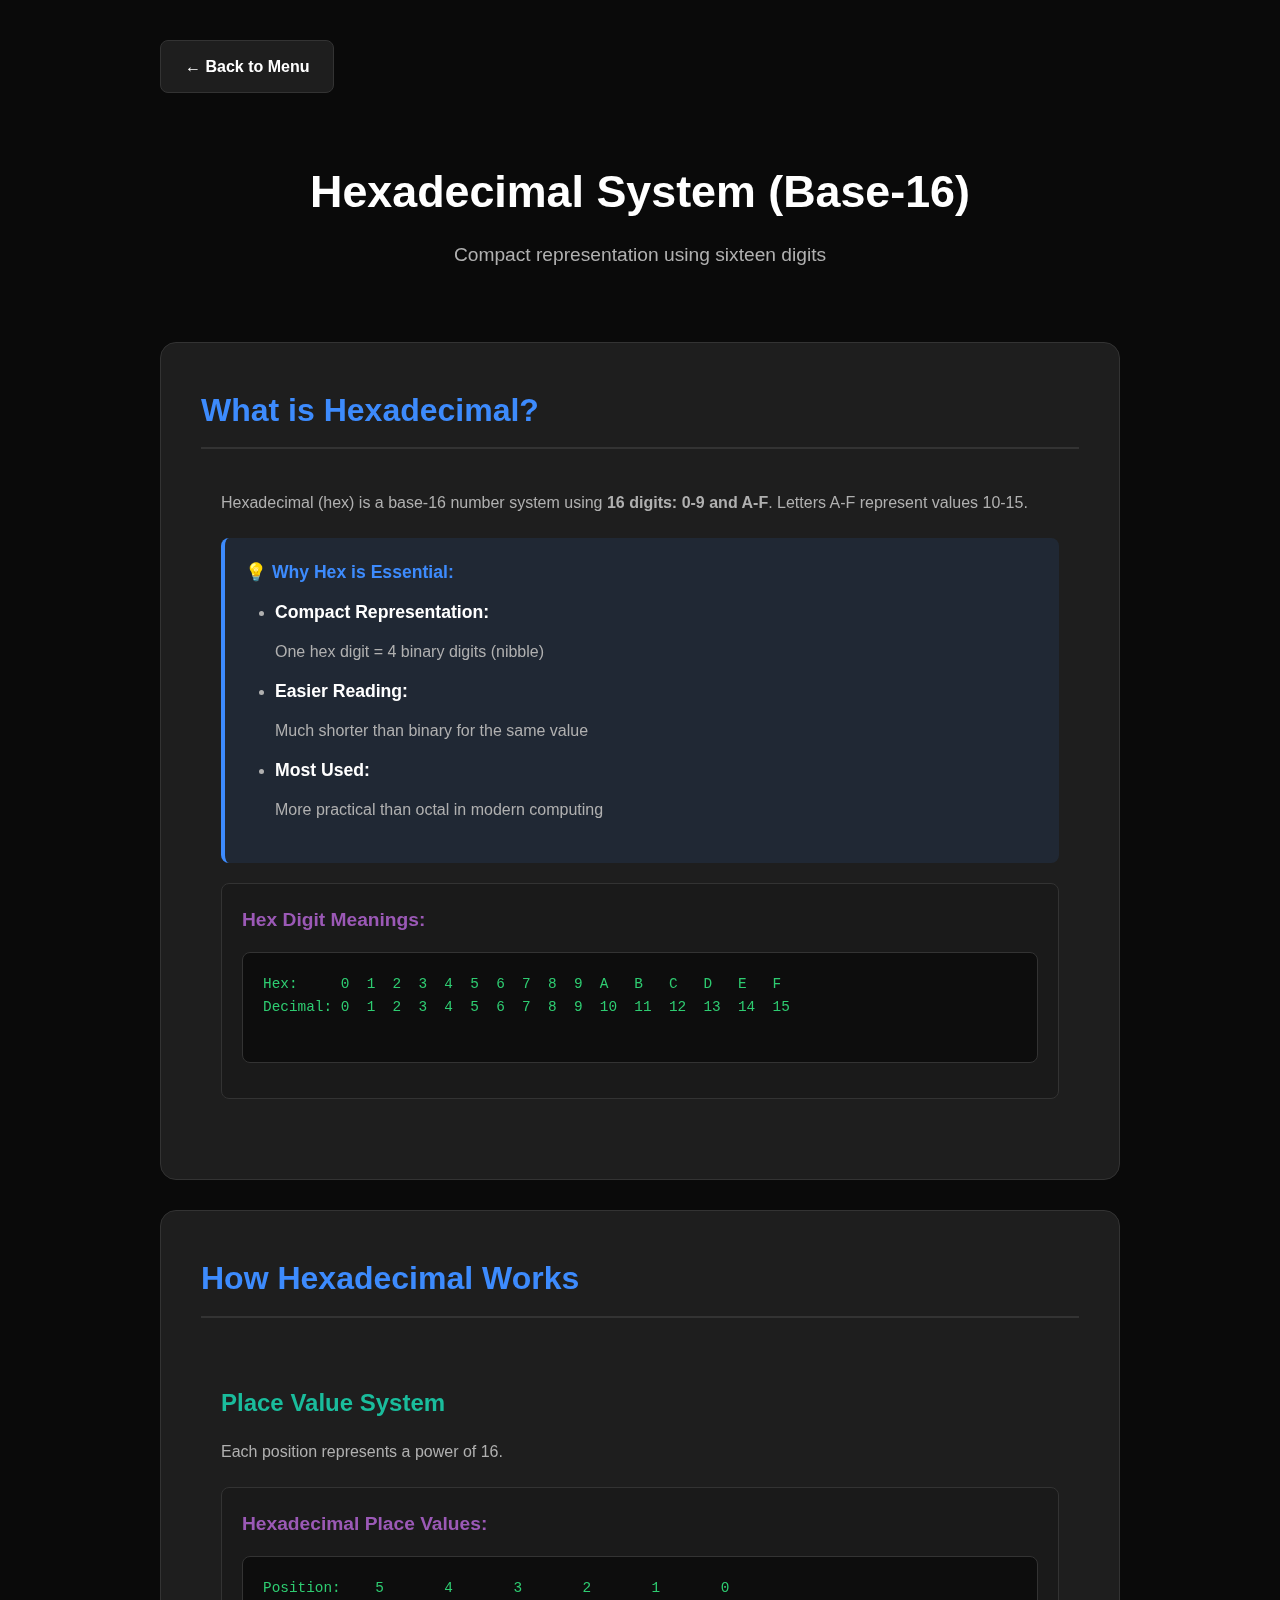
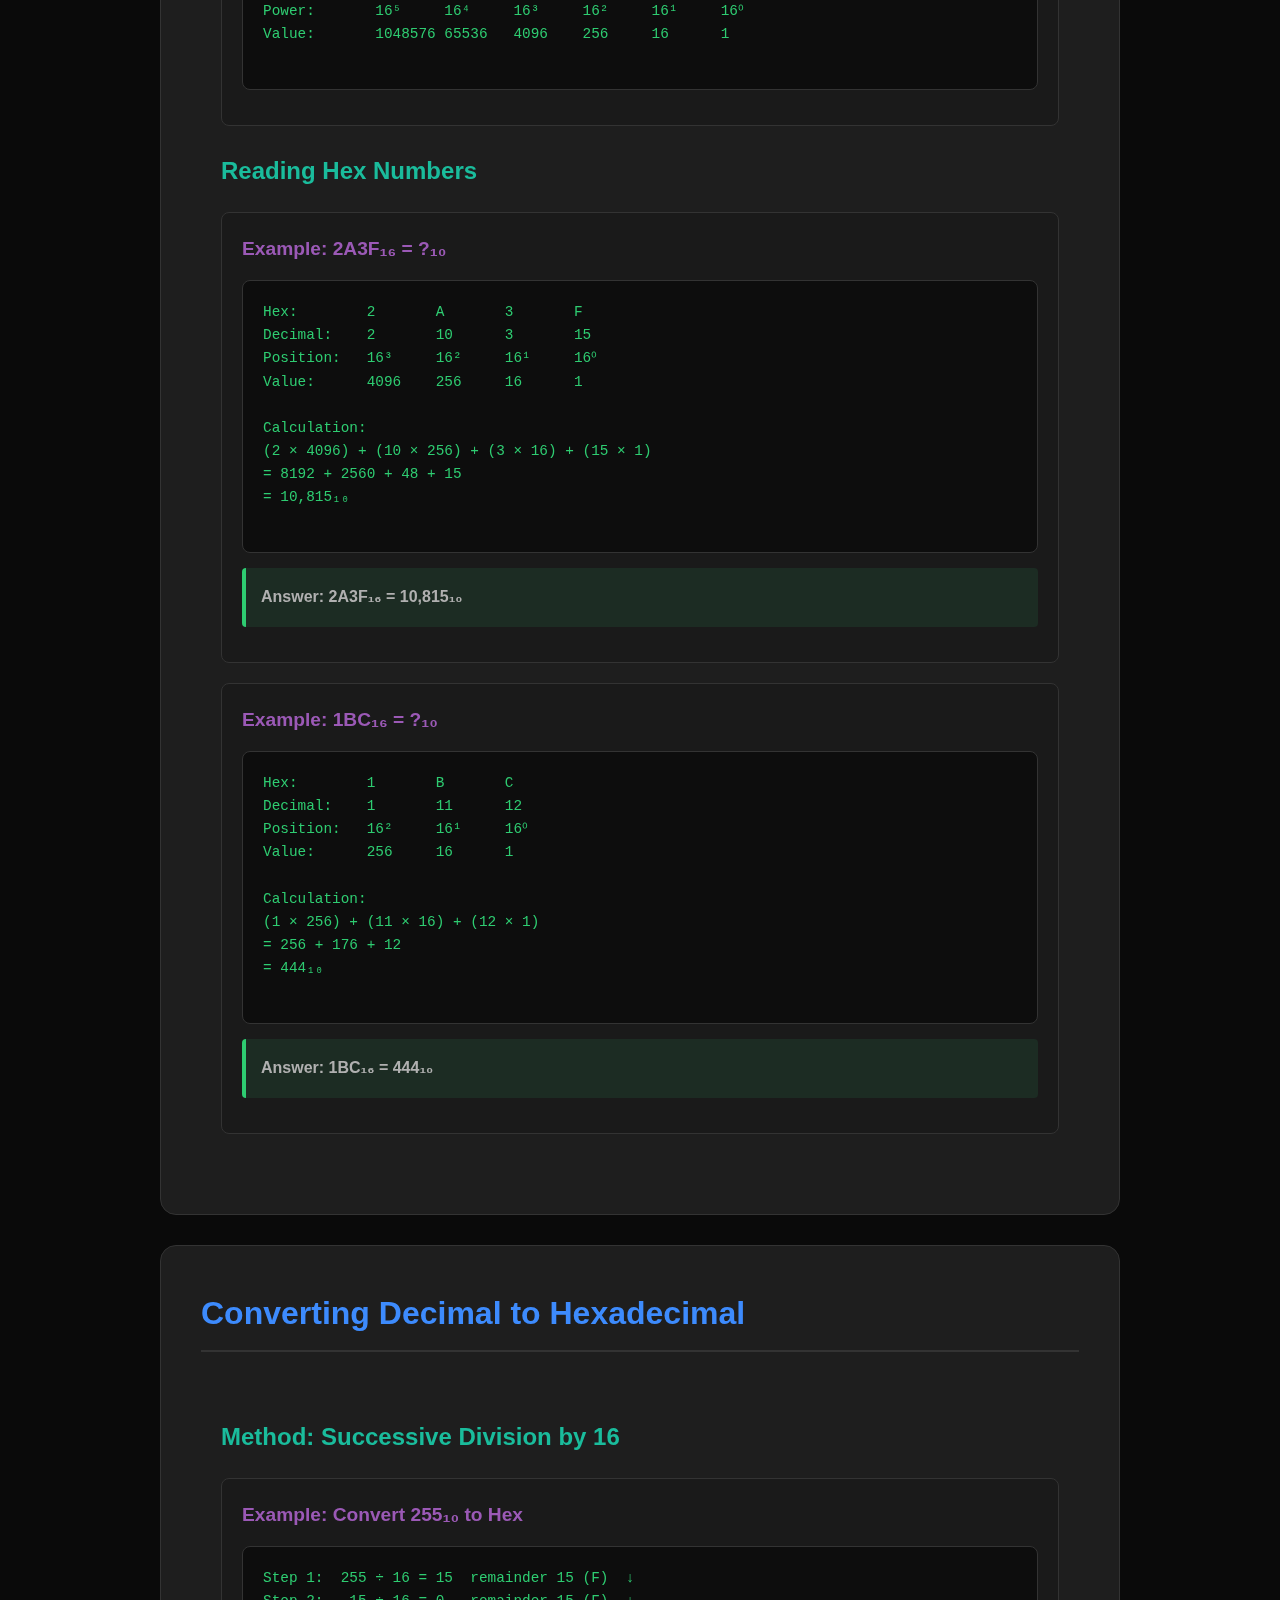
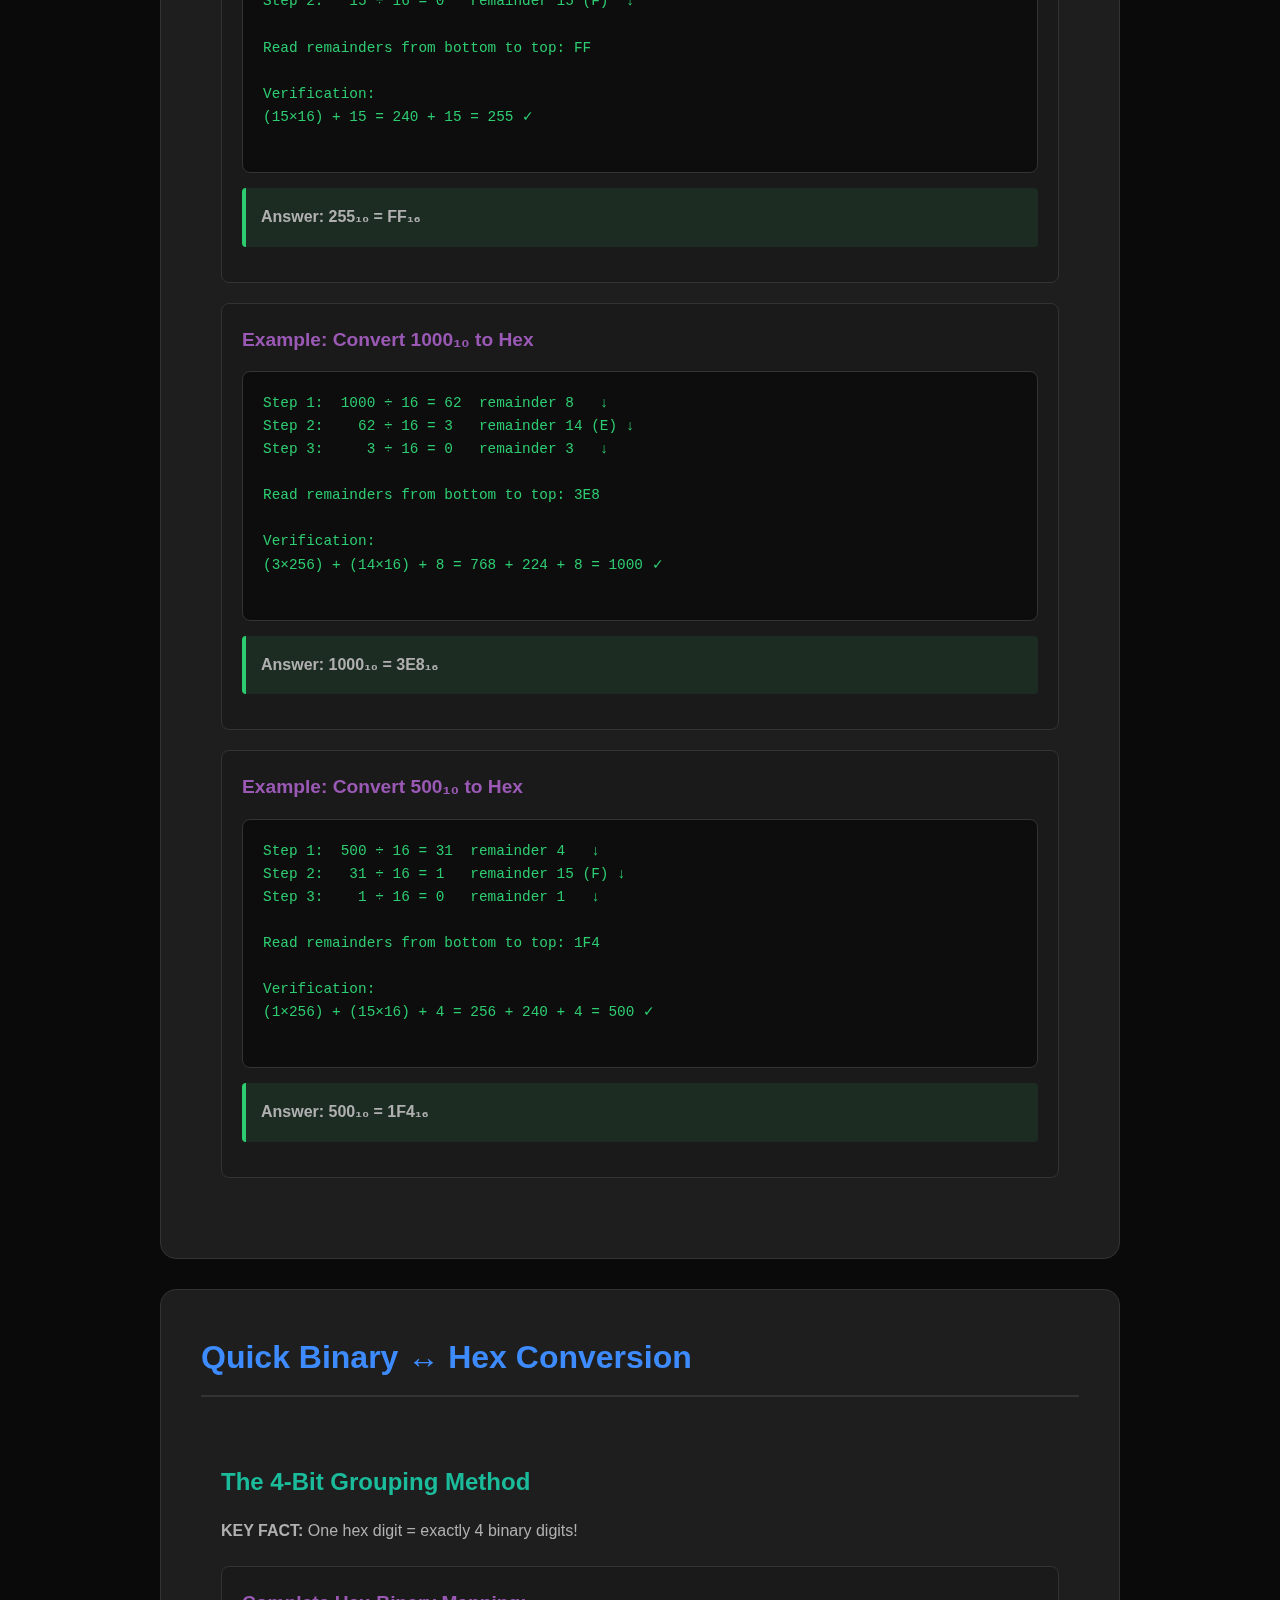
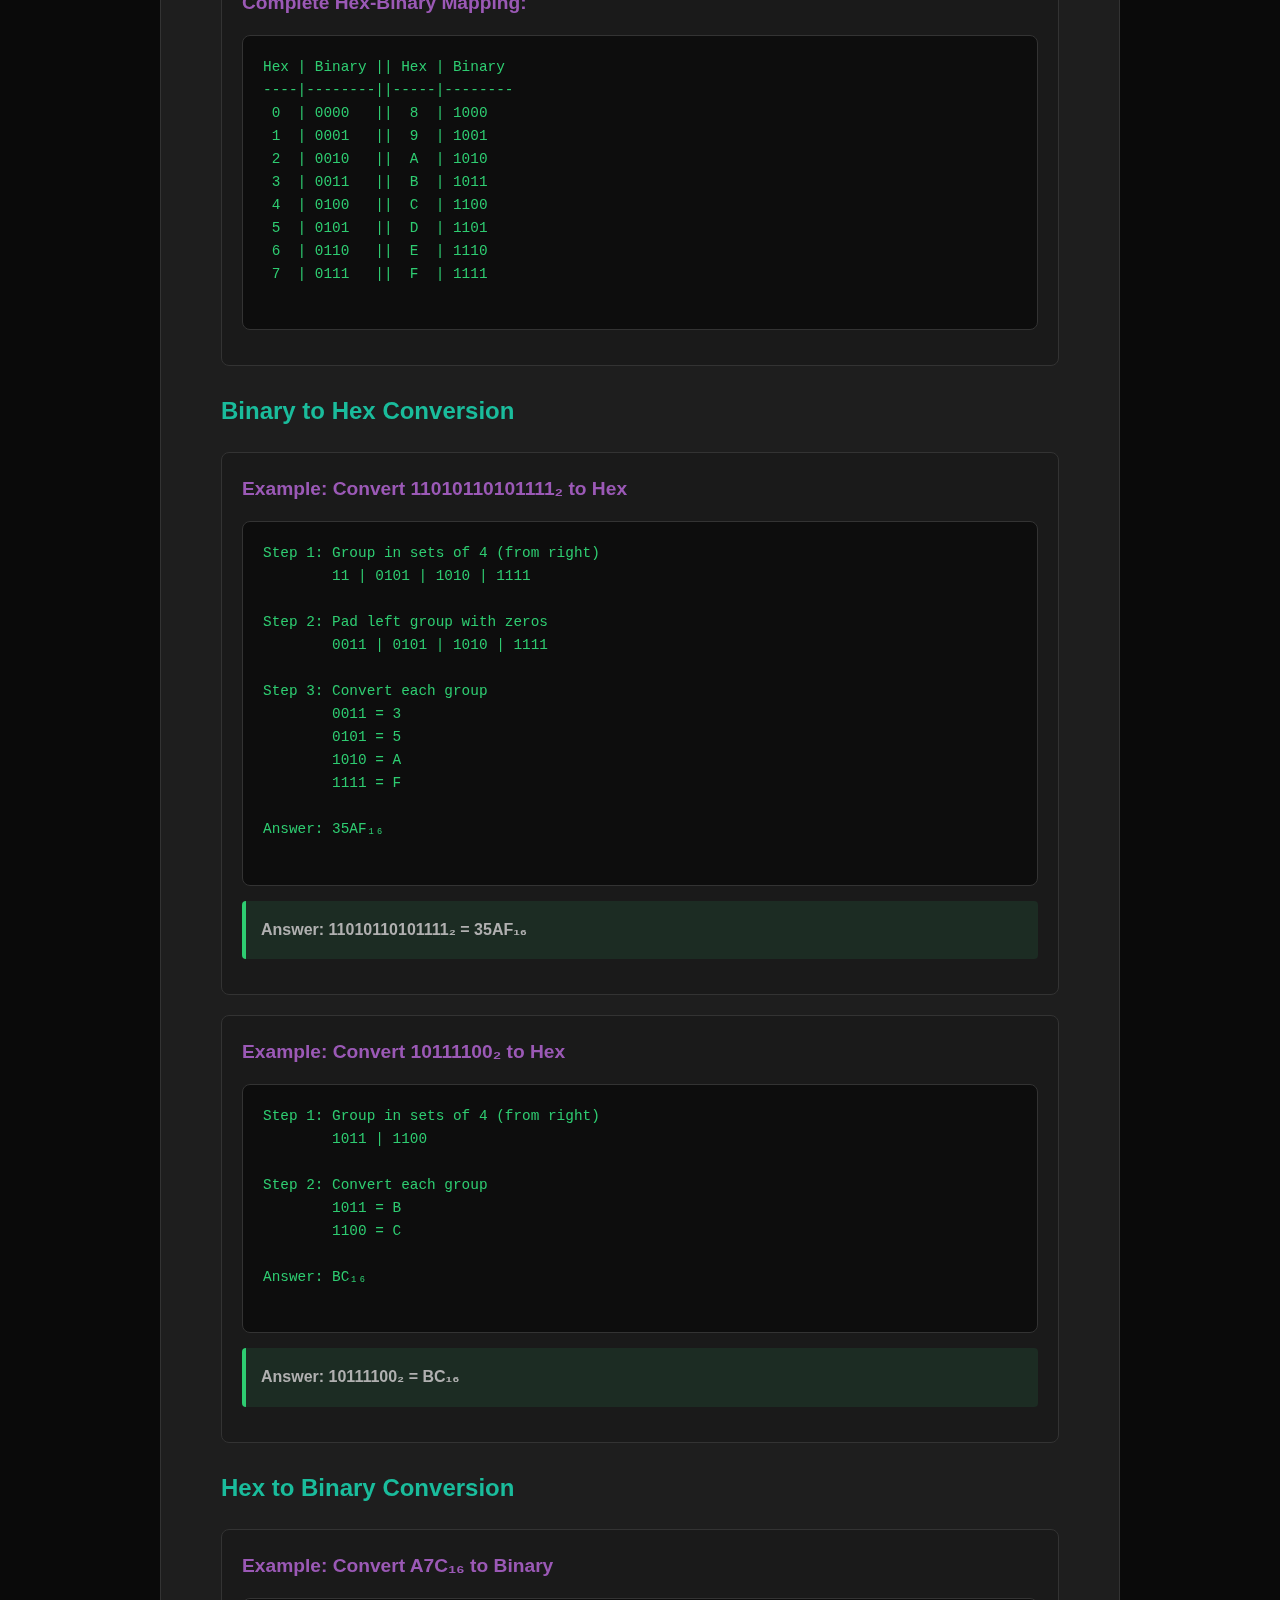
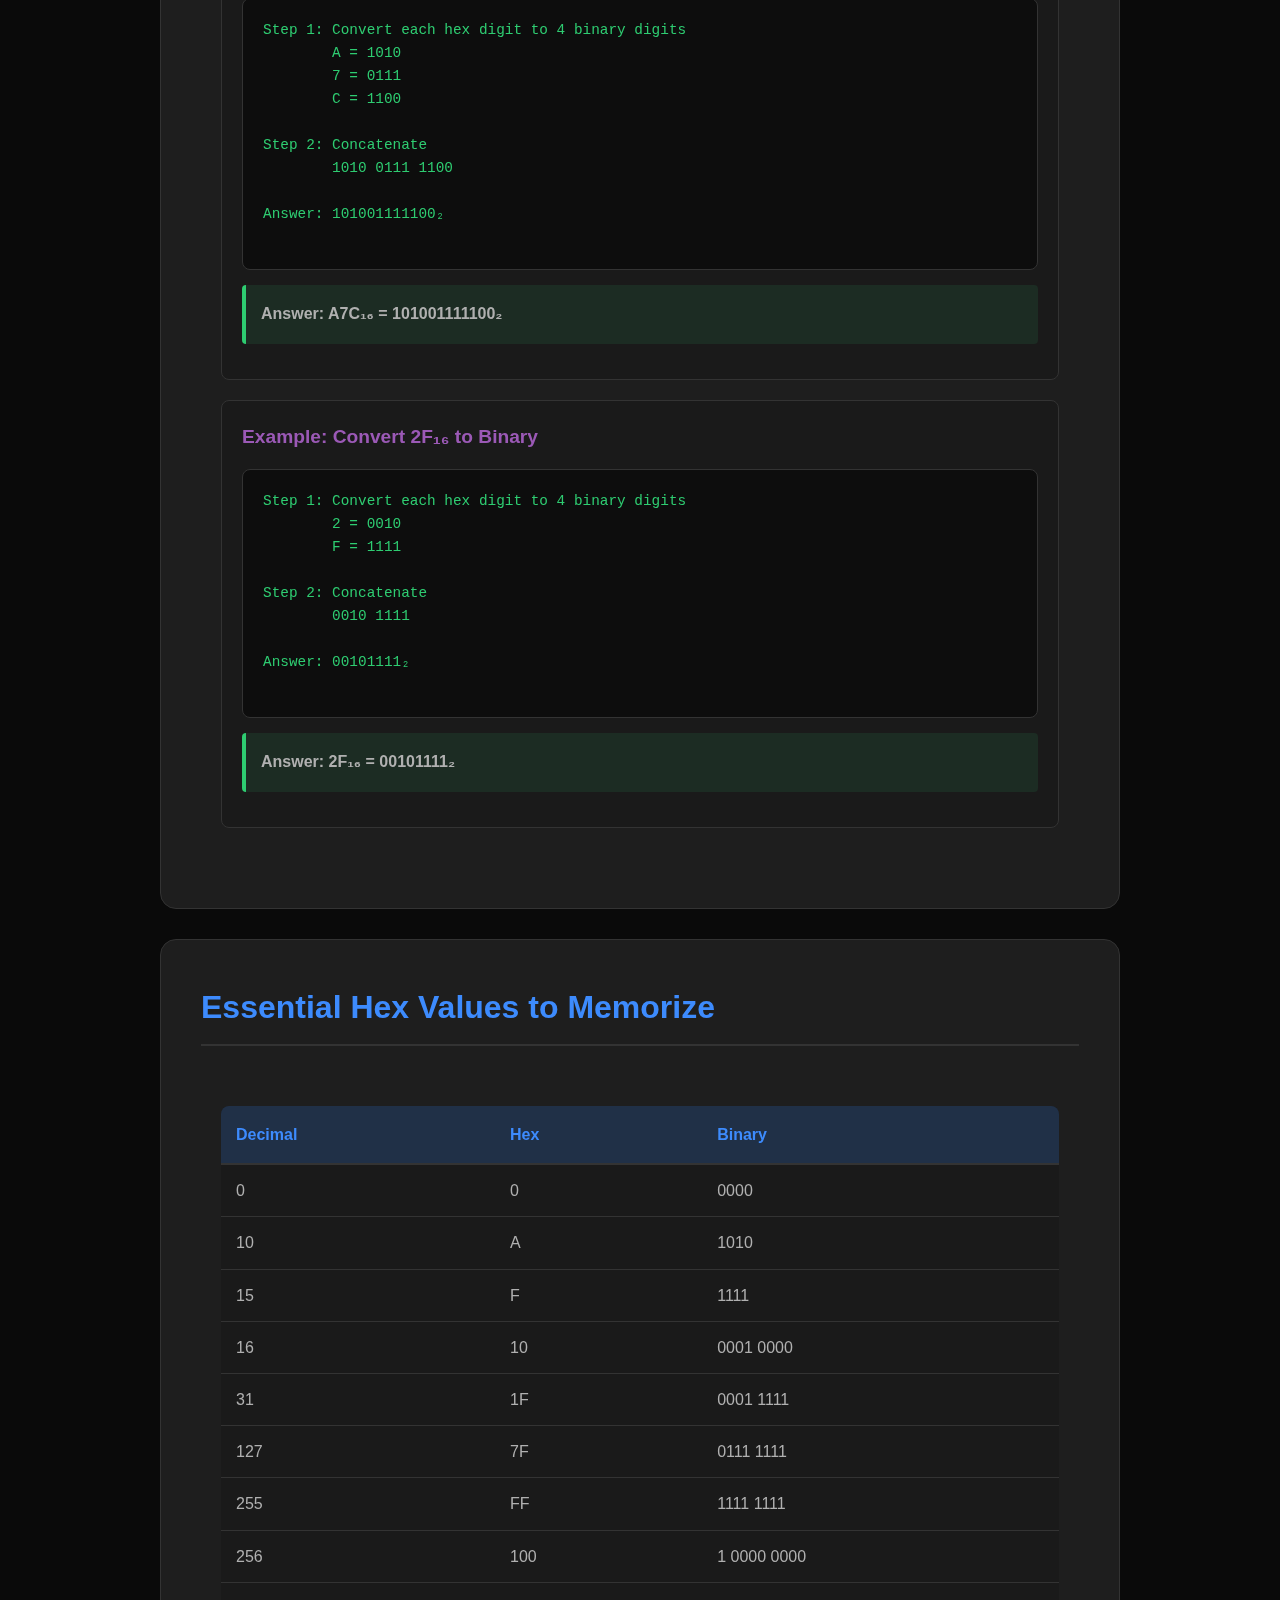
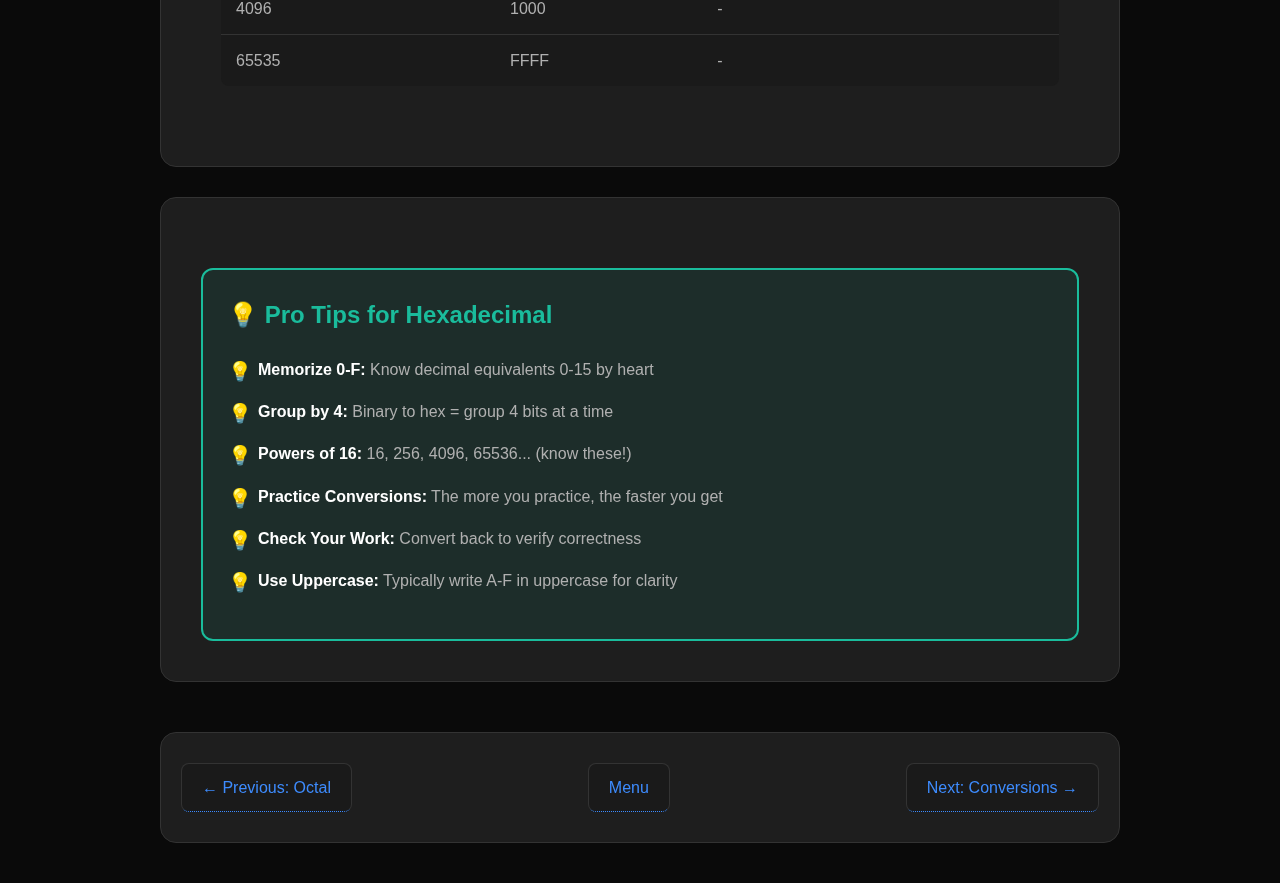
<file: hexadecimal.html>
<!DOCTYPE html>
<html lang="en">
<head>
    <meta charset="UTF-8">
    <meta name="viewport" content="width=device-width, initial-scale=1.0">
    <title>Hexadecimal - Number Systems</title>
    <link rel="stylesheet" href="style.css">
</head>
<body>
    <div class="number-animation">
        <span class="num">0</span><span class="num">1</span><span class="num">9</span>
        <span class="num">A</span><span class="num">B</span><span class="num">C</span>
        <span class="num">D</span><span class="num">E</span><span class="num">F</span>
        <span class="num">0</span><span class="num">F</span><span class="num">A</span>
        <span class="num">3</span><span class="num">E</span><span class="num">7</span>
        <span class="num">2</span><span class="num">C</span><span class="num">5</span>
    </div>

    <div class="container">
        <a href="index.html" class="back-btn">← Back to Menu</a>

        <header class="page-header">
            <h1>Hexadecimal System (Base-16)</h1>
            <p class="page-subtitle">Compact representation using sixteen digits</p>
        </header>

        <!-- Introduction -->
        <section class="content-section">
            <h2>What is Hexadecimal?</h2>
            <div class="detail-box">
                <p>Hexadecimal (hex) is a base-16 number system using <strong>16 digits: 0-9 and A-F</strong>. Letters A-F represent values 10-15.</p>

                <div class="highlight-box">
                    <strong>💡 Why Hex is Essential:</strong>
                    <ul>
                        <li><strong>Compact Representation:</strong> One hex digit = 4 binary digits (nibble)</li>
                        <li><strong>Easier Reading:</strong> Much shorter than binary for the same value</li>
                        <li><strong>Most Used:</strong> More practical than octal in modern computing</li>
                    </ul>
                </div>

                <div class="example-box">
                    <h4>Hex Digit Meanings:</h4>
                    <pre class="code-display">
Hex:     0  1  2  3  4  5  6  7  8  9  A   B   C   D   E   F
Decimal: 0  1  2  3  4  5  6  7  8  9  10  11  12  13  14  15
                    </pre>
                </div>
            </div>
        </section>

        <!-- How Hex Works -->
        <section class="content-section">
            <h2>How Hexadecimal Works</h2>
            <div class="detail-box">
                <h3>Place Value System</h3>
                <p>Each position represents a power of 16.</p>

                <div class="example-box">
                    <h4>Hexadecimal Place Values:</h4>
                    <pre class="code-display">
Position:    5       4       3       2       1       0
Power:       16⁵     16⁴     16³     16²     16¹     16⁰
Value:       1048576 65536   4096    256     16      1
                    </pre>
                </div>

                <h3>Reading Hex Numbers</h3>
                <div class="example-box">
                    <h4>Example: 2A3F₁₆ = ?₁₀</h4>
                    <pre class="code-display">
Hex:        2       A       3       F
Decimal:    2       10      3       15
Position:   16³     16²     16¹     16⁰
Value:      4096    256     16      1

Calculation:
(2 × 4096) + (10 × 256) + (3 × 16) + (15 × 1)
= 8192 + 2560 + 48 + 15
= 10,815₁₀
                    </pre>
                    <p class="result"><strong>Answer:</strong> 2A3F₁₆ = 10,815₁₀</p>
                </div>

                <div class="example-box">
                    <h4>Example: 1BC₁₆ = ?₁₀</h4>
                    <pre class="code-display">
Hex:        1       B       C
Decimal:    1       11      12
Position:   16²     16¹     16⁰
Value:      256     16      1

Calculation:
(1 × 256) + (11 × 16) + (12 × 1)
= 256 + 176 + 12
= 444₁₀
                    </pre>
                    <p class="result"><strong>Answer:</strong> 1BC₁₆ = 444₁₀</p>
                </div>
            </div>
        </section>

        <!-- Conversion: Decimal to Hex -->
        <section class="content-section">
            <h2>Converting Decimal to Hexadecimal</h2>
            <div class="detail-box">
                <h3>Method: Successive Division by 16</h3>

                <div class="example-box">
                    <h4>Example: Convert 255₁₀ to Hex</h4>
                    <pre class="code-display">
Step 1:  255 ÷ 16 = 15  remainder 15 (F)  ↓
Step 2:   15 ÷ 16 = 0   remainder 15 (F)  ↓

Read remainders from bottom to top: FF

Verification:
(15×16) + 15 = 240 + 15 = 255 ✓
                    </pre>
                    <p class="result"><strong>Answer:</strong> 255₁₀ = FF₁₆</p>
                </div>

                <div class="example-box">
                    <h4>Example: Convert 1000₁₀ to Hex</h4>
                    <pre class="code-display">
Step 1:  1000 ÷ 16 = 62  remainder 8   ↓
Step 2:    62 ÷ 16 = 3   remainder 14 (E) ↓
Step 3:     3 ÷ 16 = 0   remainder 3   ↓

Read remainders from bottom to top: 3E8

Verification:
(3×256) + (14×16) + 8 = 768 + 224 + 8 = 1000 ✓
                    </pre>
                    <p class="result"><strong>Answer:</strong> 1000₁₀ = 3E8₁₆</p>
                </div>

                <div class="example-box">
                    <h4>Example: Convert 500₁₀ to Hex</h4>
                    <pre class="code-display">
Step 1:  500 ÷ 16 = 31  remainder 4   ↓
Step 2:   31 ÷ 16 = 1   remainder 15 (F) ↓
Step 3:    1 ÷ 16 = 0   remainder 1   ↓

Read remainders from bottom to top: 1F4

Verification:
(1×256) + (15×16) + 4 = 256 + 240 + 4 = 500 ✓
                    </pre>
                    <p class="result"><strong>Answer:</strong> 500₁₀ = 1F4₁₆</p>
                </div>
            </div>
        </section>

        <!-- Binary to Hex -->
        <section class="content-section">
            <h2>Quick Binary ↔ Hex Conversion</h2>
            <div class="detail-box">
                <h3>The 4-Bit Grouping Method</h3>
                <p><strong>KEY FACT:</strong> One hex digit = exactly 4 binary digits!</p>

                <div class="example-box">
                    <h4>Complete Hex-Binary Mapping:</h4>
                    <pre class="code-display">
Hex | Binary || Hex | Binary
----|--------||-----|--------
 0  | 0000   ||  8  | 1000
 1  | 0001   ||  9  | 1001
 2  | 0010   ||  A  | 1010
 3  | 0011   ||  B  | 1011
 4  | 0100   ||  C  | 1100
 5  | 0101   ||  D  | 1101
 6  | 0110   ||  E  | 1110
 7  | 0111   ||  F  | 1111
                    </pre>
                </div>

                <h3>Binary to Hex Conversion</h3>
                <div class="example-box">
                    <h4>Example: Convert 11010110101111₂ to Hex</h4>
                    <pre class="code-display">
Step 1: Group in sets of 4 (from right)
        11 | 0101 | 1010 | 1111

Step 2: Pad left group with zeros
        0011 | 0101 | 1010 | 1111

Step 3: Convert each group
        0011 = 3
        0101 = 5
        1010 = A
        1111 = F

Answer: 35AF₁₆
                    </pre>
                    <p class="result"><strong>Answer:</strong> 11010110101111₂ = 35AF₁₆</p>
                </div>

                <div class="example-box">
                    <h4>Example: Convert 10111100₂ to Hex</h4>
                    <pre class="code-display">
Step 1: Group in sets of 4 (from right)
        1011 | 1100

Step 2: Convert each group
        1011 = B
        1100 = C

Answer: BC₁₆
                    </pre>
                    <p class="result"><strong>Answer:</strong> 10111100₂ = BC₁₆</p>
                </div>

                <h3>Hex to Binary Conversion</h3>
                <div class="example-box">
                    <h4>Example: Convert A7C₁₆ to Binary</h4>
                    <pre class="code-display">
Step 1: Convert each hex digit to 4 binary digits
        A = 1010
        7 = 0111
        C = 1100

Step 2: Concatenate
        1010 0111 1100

Answer: 101001111100₂
                    </pre>
                    <p class="result"><strong>Answer:</strong> A7C₁₆ = 101001111100₂</p>
                </div>

                <div class="example-box">
                    <h4>Example: Convert 2F₁₆ to Binary</h4>
                    <pre class="code-display">
Step 1: Convert each hex digit to 4 binary digits
        2 = 0010
        F = 1111

Step 2: Concatenate
        0010 1111

Answer: 00101111₂
                    </pre>
                    <p class="result"><strong>Answer:</strong> 2F₁₆ = 00101111₂</p>
                </div>
            </div>
        </section>

        <!-- Common Hex Values -->
        <section class="content-section">
            <h2>Essential Hex Values to Memorize</h2>
            <div class="detail-box">
                <table class="conversion-table">
                    <thead>
                        <tr>
                            <th>Decimal</th>
                            <th>Hex</th>
                            <th>Binary</th>
                        </tr>
                    </thead>
                    <tbody>
                        <tr>
                            <td>0</td>
                            <td>0</td>
                            <td>0000</td>
                        </tr>
                        <tr>
                            <td>10</td>
                            <td>A</td>
                            <td>1010</td>
                        </tr>
                        <tr>
                            <td>15</td>
                            <td>F</td>
                            <td>1111</td>
                        </tr>
                        <tr>
                            <td>16</td>
                            <td>10</td>
                            <td>0001 0000</td>
                        </tr>
                        <tr>
                            <td>31</td>
                            <td>1F</td>
                            <td>0001 1111</td>
                        </tr>
                        <tr>
                            <td>127</td>
                            <td>7F</td>
                            <td>0111 1111</td>
                        </tr>
                        <tr>
                            <td>255</td>
                            <td>FF</td>
                            <td>1111 1111</td>
                        </tr>
                        <tr>
                            <td>256</td>
                            <td>100</td>
                            <td>1 0000 0000</td>
                        </tr>
                        <tr>
                            <td>4096</td>
                            <td>1000</td>
                            <td>-</td>
                        </tr>
                        <tr>
                            <td>65535</td>
                            <td>FFFF</td>
                            <td>-</td>
                        </tr>
                    </tbody>
                </table>
            </div>
        </section>

        <!-- Pro Tips -->
        <section class="content-section">
            <div class="tips-box">
                <h3>💡 Pro Tips for Hexadecimal</h3>
                <ul>
                    <li><strong>Memorize 0-F:</strong> Know decimal equivalents 0-15 by heart</li>
                    <li><strong>Group by 4:</strong> Binary to hex = group 4 bits at a time</li>
                    <li><strong>Powers of 16:</strong> 16, 256, 4096, 65536... (know these!)</li>
                    <li><strong>Practice Conversions:</strong> The more you practice, the faster you get</li>
                    <li><strong>Check Your Work:</strong> Convert back to verify correctness</li>
                    <li><strong>Use Uppercase:</strong> Typically write A-F in uppercase for clarity</li>
                </ul>
            </div>
        </section>

        <footer class="page-footer">
            <div class="nav-links">
                <a href="octal.html" class="nav-link">← Previous: Octal</a>
                <a href="index.html" class="nav-link">Menu</a>
                <a href="conversions.html" class="nav-link">Next: Conversions →</a>
            </div>
        </footer>
    </div>
</body>
</html>
</file>
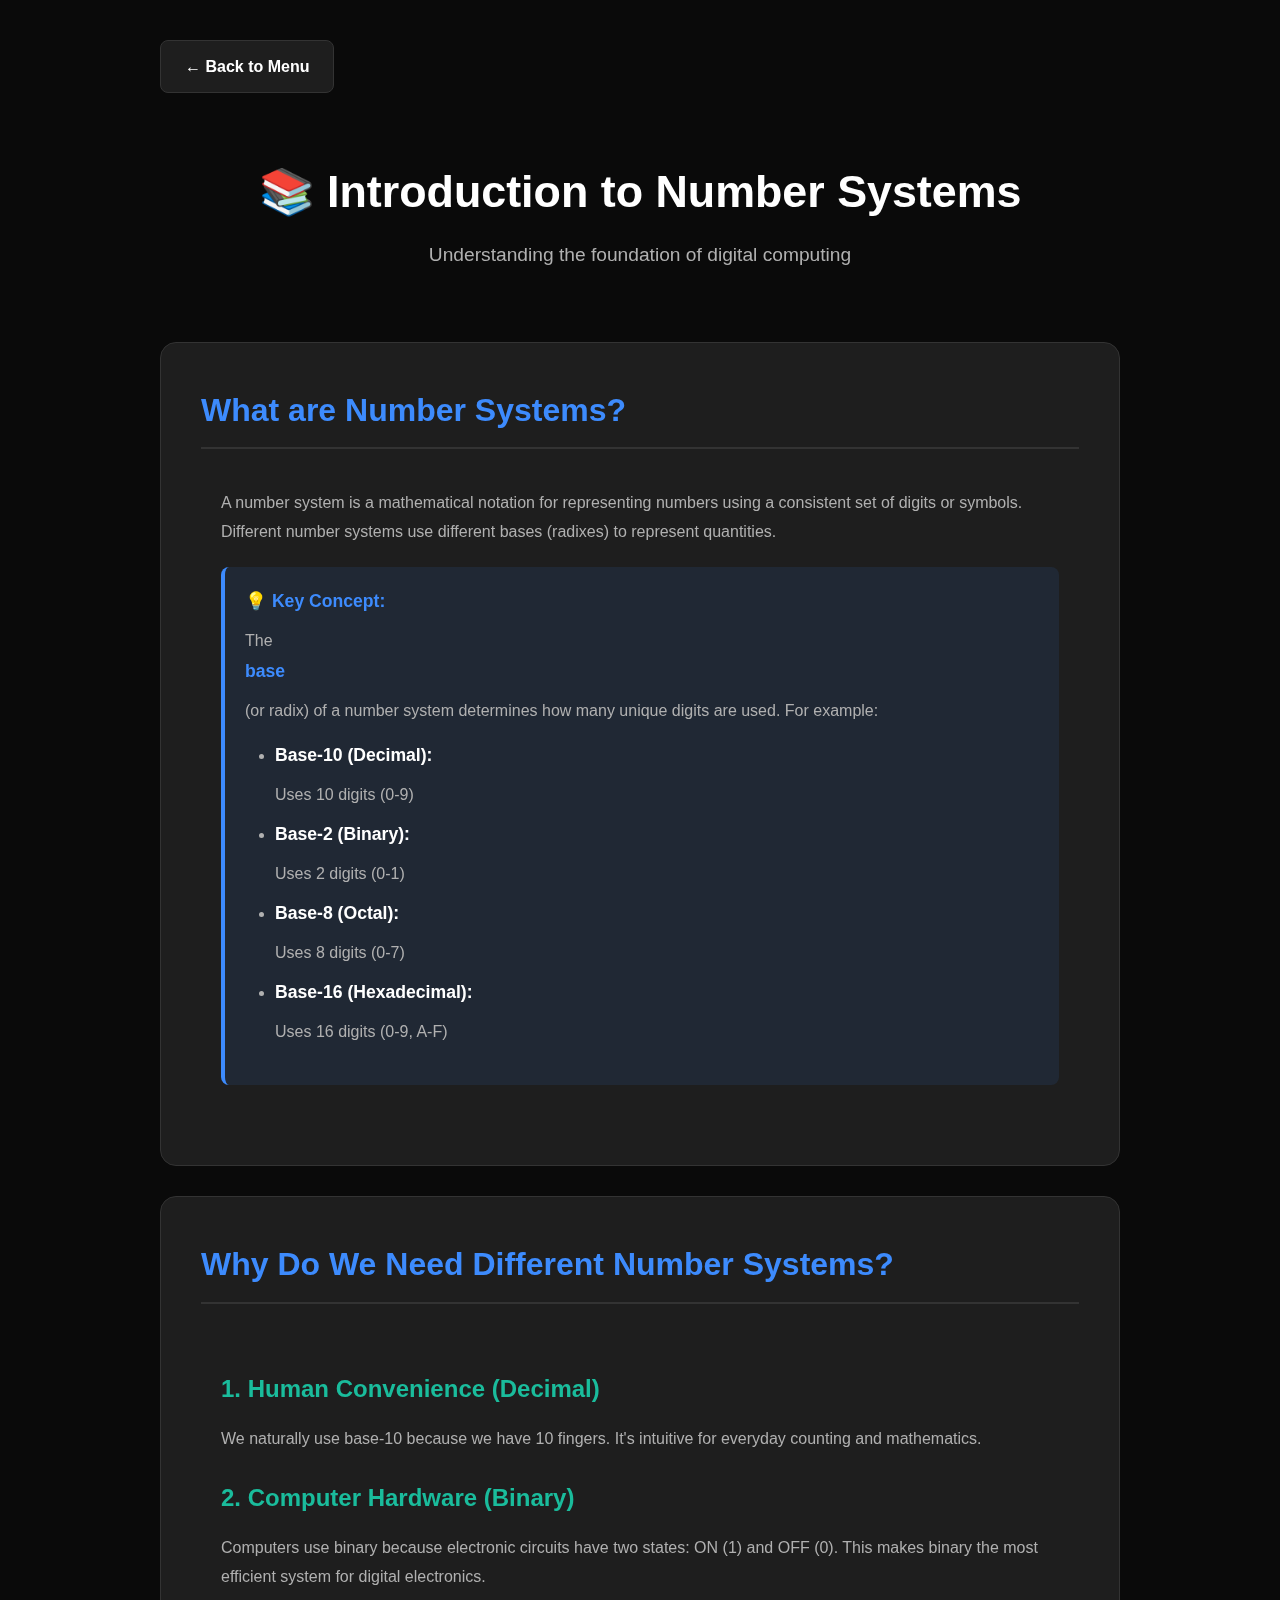
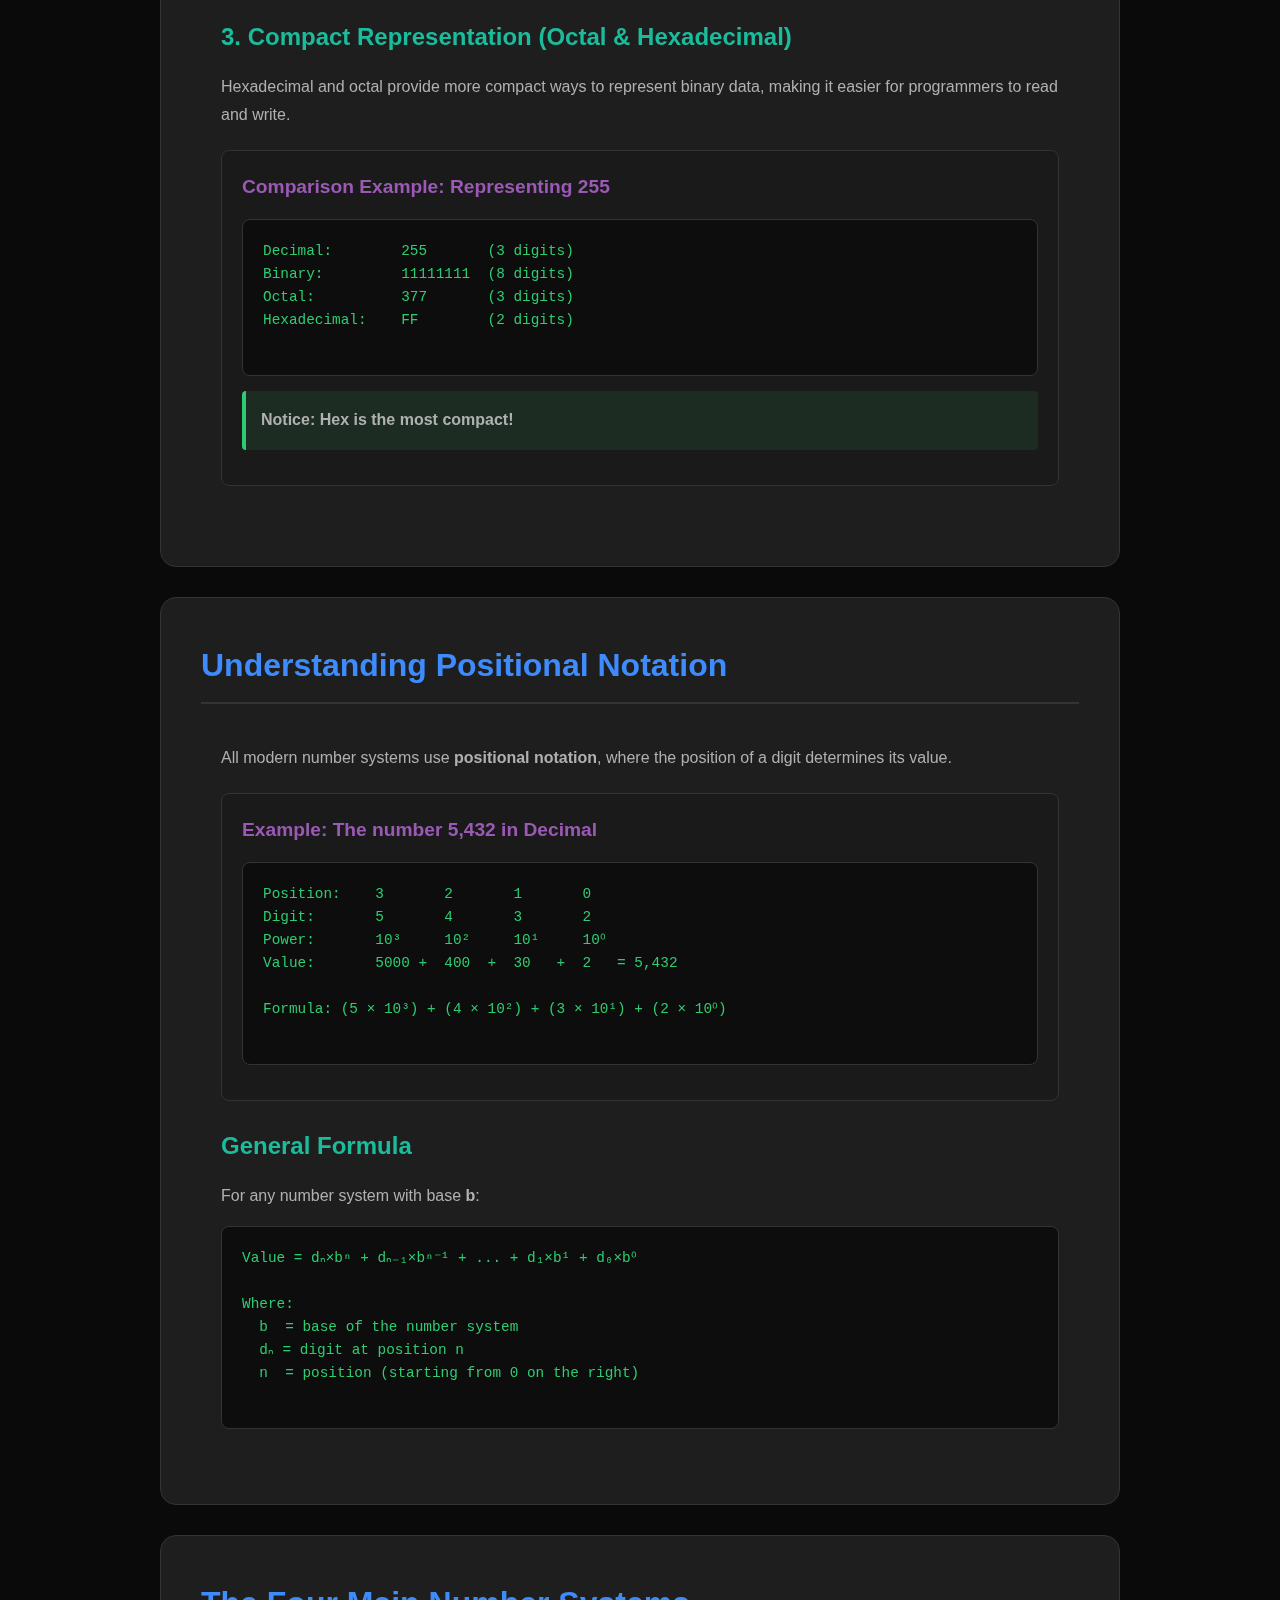
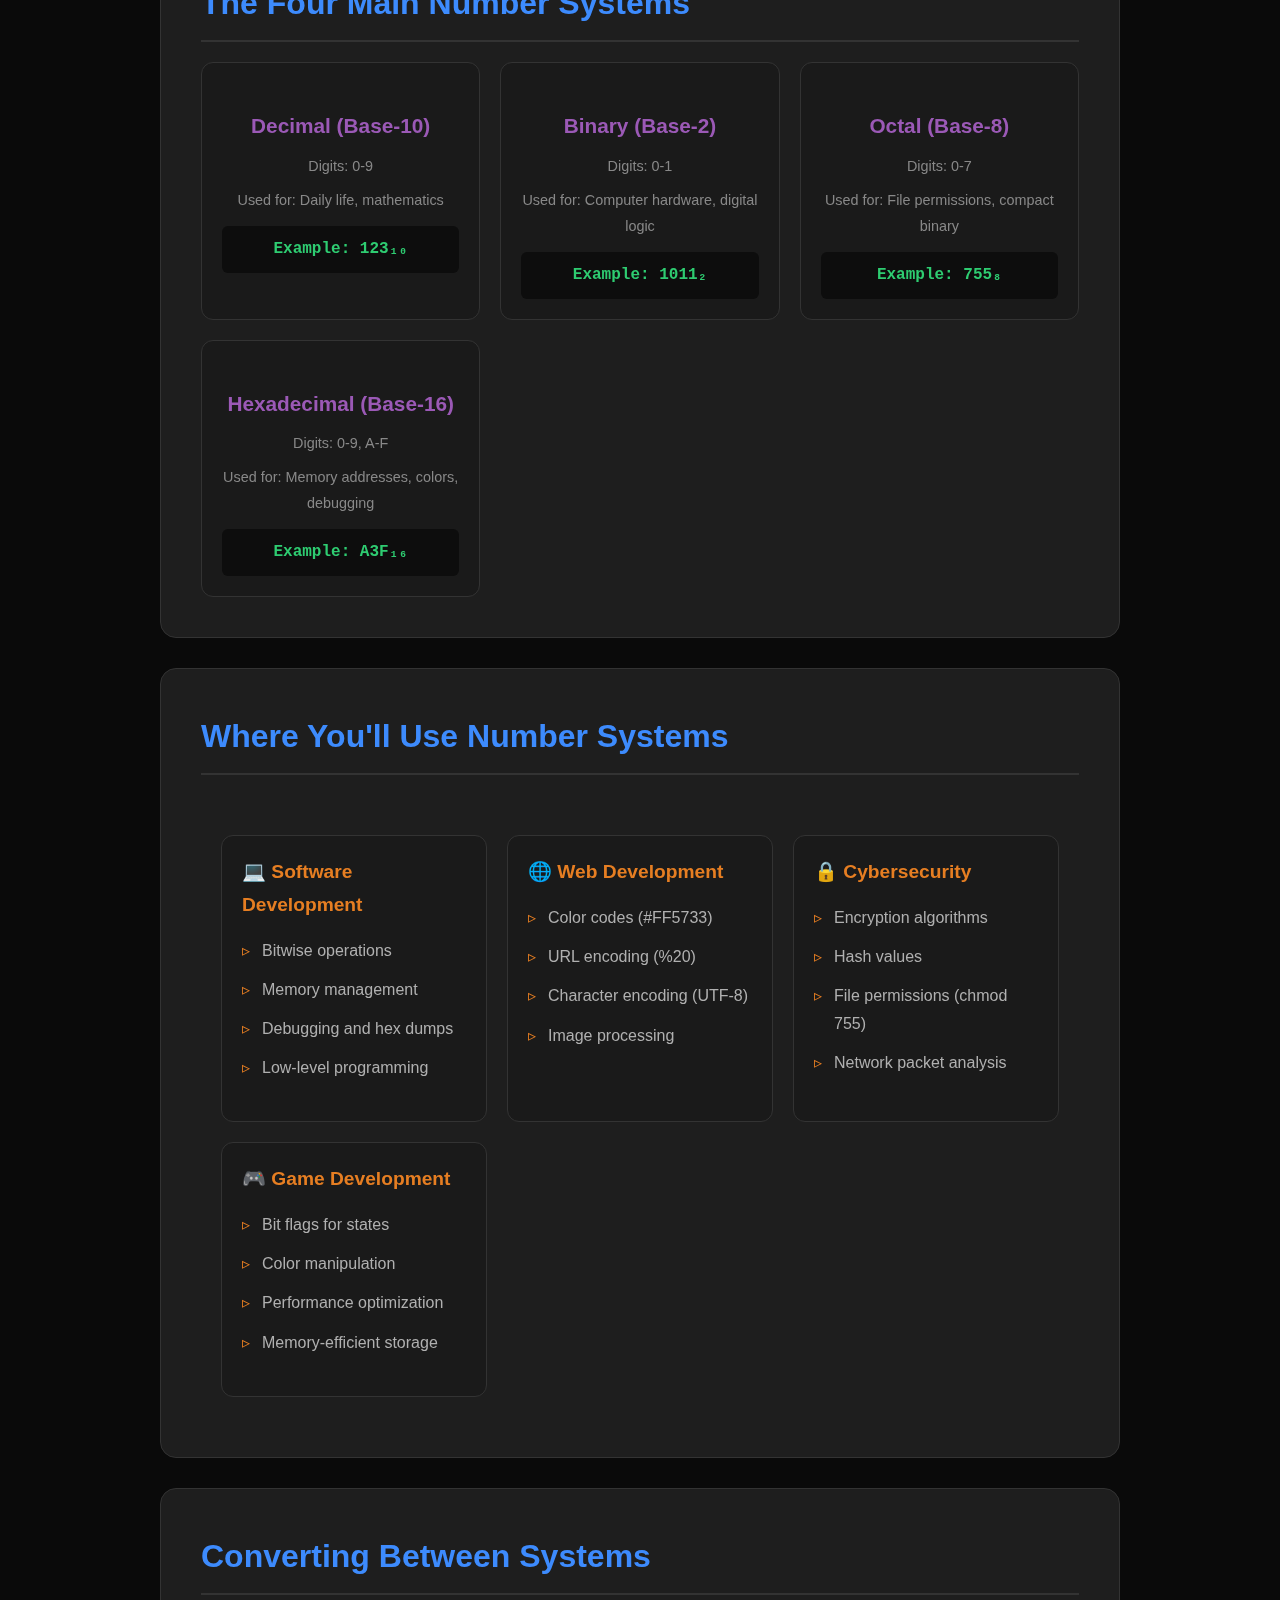
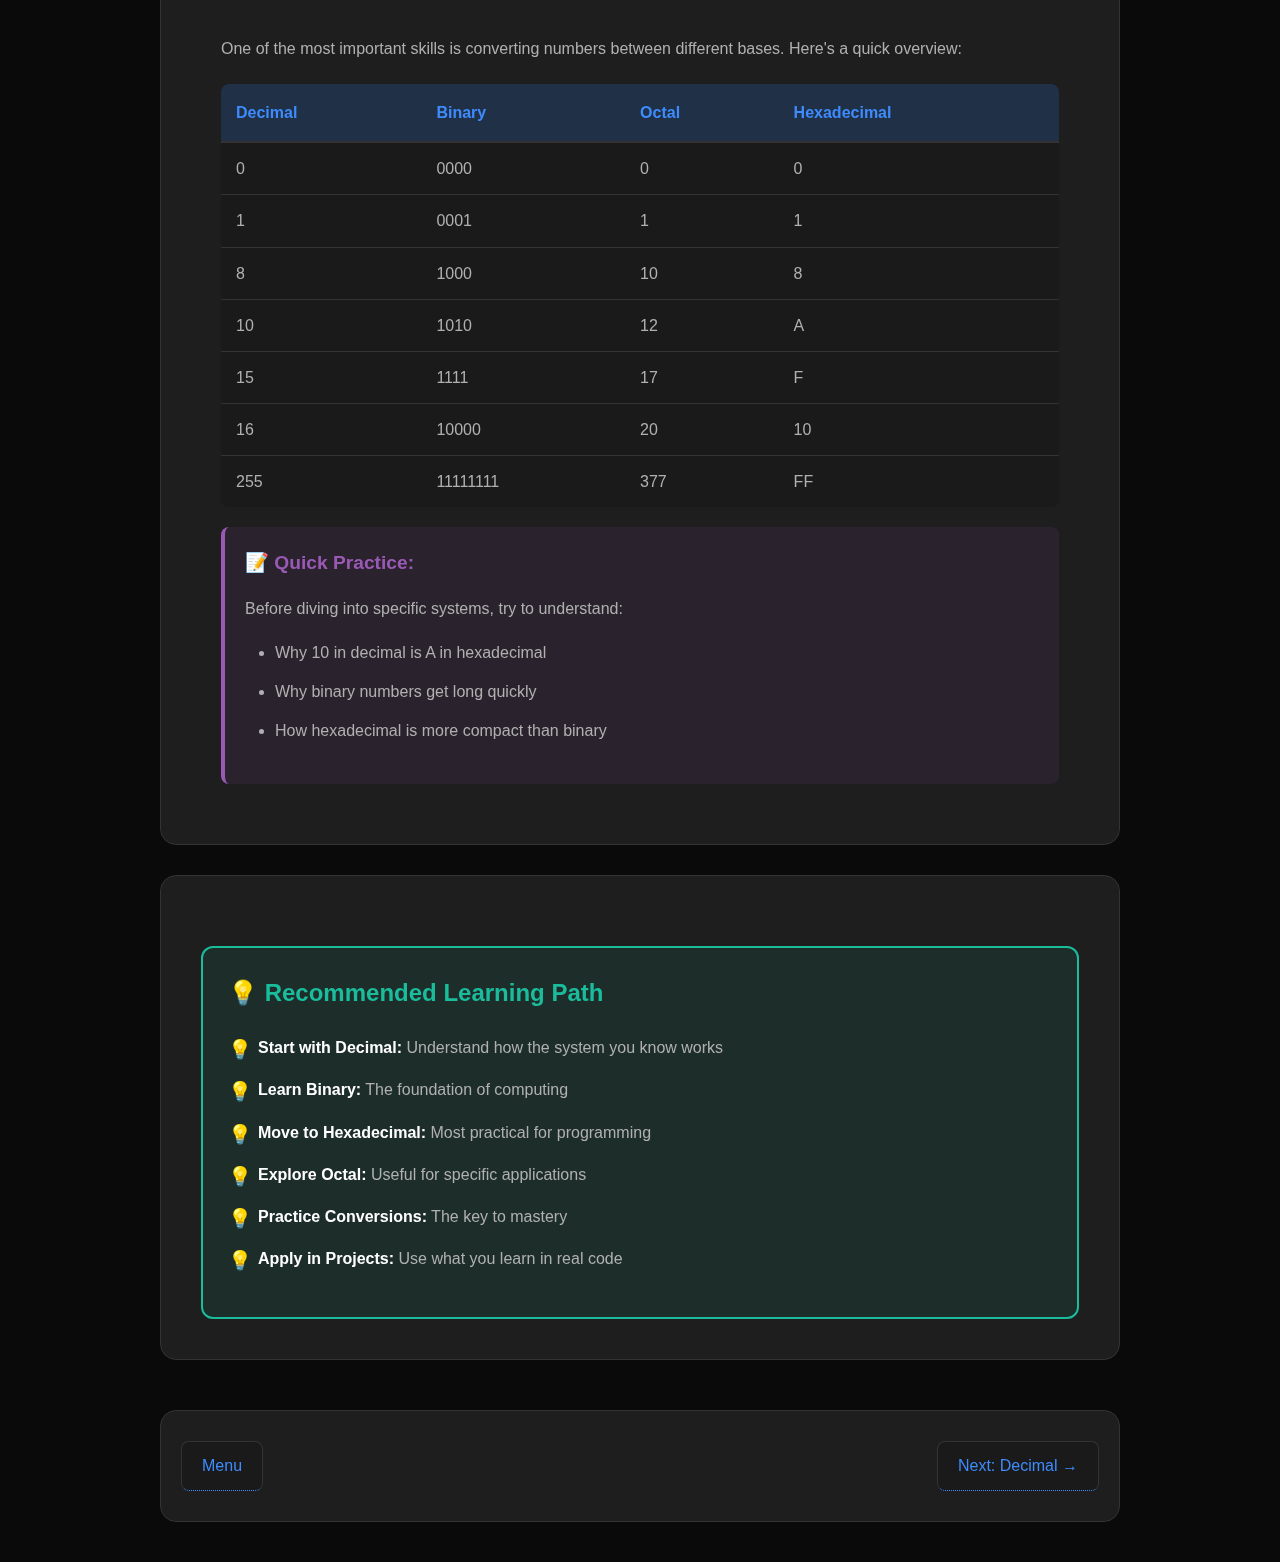
<file: introduction.html>
<!DOCTYPE html>
<html lang="en">
<head>
    <meta charset="UTF-8">
    <meta name="viewport" content="width=device-width, initial-scale=1.0">
    <title>Introduction - Number Systems</title>
    <link rel="stylesheet" href="style.css">
</head>
<body>
    <div class="number-animation">
        <span class="num">0</span><span class="num">1</span><span class="num">2</span>
        <span class="num">3</span><span class="num">4</span><span class="num">5</span>
        <span class="num">6</span><span class="num">7</span><span class="num">8</span>
        <span class="num">9</span><span class="num">A</span><span class="num">B</span>
        <span class="num">C</span><span class="num">D</span><span class="num">E</span>
        <span class="num">F</span><span class="num">1</span><span class="num">0</span>
    </div>

    <div class="container">
        <a href="index.html" class="back-btn">← Back to Menu</a>

        <header class="page-header">
            <h1>📚 Introduction to Number Systems</h1>
            <p class="page-subtitle">Understanding the foundation of digital computing</p>
        </header>

        <!-- What are Number Systems -->
        <section class="content-section">
            <h2>What are Number Systems?</h2>
            <div class="detail-box">
                <p>A number system is a mathematical notation for representing numbers using a consistent set of digits or symbols. Different number systems use different bases (radixes) to represent quantities.</p>

                <div class="highlight-box">
                    <strong>💡 Key Concept:</strong>
                    <p>The <strong>base</strong> (or radix) of a number system determines how many unique digits are used. For example:</p>
                    <ul>
                        <li><strong>Base-10 (Decimal):</strong> Uses 10 digits (0-9)</li>
                        <li><strong>Base-2 (Binary):</strong> Uses 2 digits (0-1)</li>
                        <li><strong>Base-8 (Octal):</strong> Uses 8 digits (0-7)</li>
                        <li><strong>Base-16 (Hexadecimal):</strong> Uses 16 digits (0-9, A-F)</li>
                    </ul>
                </div>
            </div>
        </section>

        <!-- Why Multiple Number Systems -->
        <section class="content-section">
            <h2>Why Do We Need Different Number Systems?</h2>
            <div class="detail-box">
                <h3>1. Human Convenience (Decimal)</h3>
                <p>We naturally use base-10 because we have 10 fingers. It's intuitive for everyday counting and mathematics.</p>

                <h3>2. Computer Hardware (Binary)</h3>
                <p>Computers use binary because electronic circuits have two states: ON (1) and OFF (0). This makes binary the most efficient system for digital electronics.</p>

                <h3>3. Compact Representation (Octal & Hexadecimal)</h3>
                <p>Hexadecimal and octal provide more compact ways to represent binary data, making it easier for programmers to read and write.</p>

                <div class="example-box">
                    <h4>Comparison Example: Representing 255</h4>
                    <pre class="code-display">
Decimal:        255       (3 digits)
Binary:         11111111  (8 digits)
Octal:          377       (3 digits)
Hexadecimal:    FF        (2 digits)
                    </pre>
                    <p class="result"><strong>Notice:</strong> Hex is the most compact!</p>
                </div>
            </div>
        </section>

        <!-- Positional Notation -->
        <section class="content-section">
            <h2>Understanding Positional Notation</h2>
            <div class="detail-box">
                <p>All modern number systems use <strong>positional notation</strong>, where the position of a digit determines its value.</p>

                <div class="example-box">
                    <h4>Example: The number 5,432 in Decimal</h4>
                    <pre class="code-display">
Position:    3       2       1       0
Digit:       5       4       3       2
Power:       10³     10²     10¹     10⁰
Value:       5000 +  400  +  30   +  2   = 5,432

Formula: (5 × 10³) + (4 × 10²) + (3 × 10¹) + (2 × 10⁰)
                    </pre>
                </div>

                <h3>General Formula</h3>
                <p>For any number system with base <strong>b</strong>:</p>
                <pre class="code-display">
Value = dₙ×bⁿ + dₙ₋₁×bⁿ⁻¹ + ... + d₁×b¹ + d₀×b⁰

Where:
  b  = base of the number system
  dₙ = digit at position n
  n  = position (starting from 0 on the right)
                </pre>
            </div>
        </section>

        <!-- The Four Main Systems -->
        <section class="content-section">
            <h2>The Four Main Number Systems</h2>
            <div class="terms-grid">
                <div class="term-card">
                    <h3>Decimal (Base-10)</h3>
                    <p>Digits: 0-9</p>
                    <p>Used for: Daily life, mathematics</p>
                    <div class="term-example">Example: 123₁₀</div>
                </div>

                <div class="term-card">
                    <h3>Binary (Base-2)</h3>
                    <p>Digits: 0-1</p>
                    <p>Used for: Computer hardware, digital logic</p>
                    <div class="term-example">Example: 1011₂</div>
                </div>

                <div class="term-card">
                    <h3>Octal (Base-8)</h3>
                    <p>Digits: 0-7</p>
                    <p>Used for: File permissions, compact binary</p>
                    <div class="term-example">Example: 755₈</div>
                </div>

                <div class="term-card">
                    <h3>Hexadecimal (Base-16)</h3>
                    <p>Digits: 0-9, A-F</p>
                    <p>Used for: Memory addresses, colors, debugging</p>
                    <div class="term-example">Example: A3F₁₆</div>
                </div>
            </div>
        </section>

        <!-- Real-World Applications -->
        <section class="content-section">
            <h2>Where You'll Use Number Systems</h2>
            <div class="detail-box">
                <div class="application-grid">
                    <div class="app-card">
                        <h4>💻 Software Development</h4>
                        <ul>
                            <li>Bitwise operations</li>
                            <li>Memory management</li>
                            <li>Debugging and hex dumps</li>
                            <li>Low-level programming</li>
                        </ul>
                    </div>

                    <div class="app-card">
                        <h4>🌐 Web Development</h4>
                        <ul>
                            <li>Color codes (#FF5733)</li>
                            <li>URL encoding (%20)</li>
                            <li>Character encoding (UTF-8)</li>
                            <li>Image processing</li>
                        </ul>
                    </div>

                    <div class="app-card">
                        <h4>🔒 Cybersecurity</h4>
                        <ul>
                            <li>Encryption algorithms</li>
                            <li>Hash values</li>
                            <li>File permissions (chmod 755)</li>
                            <li>Network packet analysis</li>
                        </ul>
                    </div>

                    <div class="app-card">
                        <h4>🎮 Game Development</h4>
                        <ul>
                            <li>Bit flags for states</li>
                            <li>Color manipulation</li>
                            <li>Performance optimization</li>
                            <li>Memory-efficient storage</li>
                        </ul>
                    </div>
                </div>
            </div>
        </section>

        <!-- Conversion Overview -->
        <section class="content-section">
            <h2>Converting Between Systems</h2>
            <div class="detail-box">
                <p>One of the most important skills is converting numbers between different bases. Here's a quick overview:</p>

                <table class="conversion-table">
                    <thead>
                        <tr>
                            <th>Decimal</th>
                            <th>Binary</th>
                            <th>Octal</th>
                            <th>Hexadecimal</th>
                        </tr>
                    </thead>
                    <tbody>
                        <tr>
                            <td>0</td>
                            <td>0000</td>
                            <td>0</td>
                            <td>0</td>
                        </tr>
                        <tr>
                            <td>1</td>
                            <td>0001</td>
                            <td>1</td>
                            <td>1</td>
                        </tr>
                        <tr>
                            <td>8</td>
                            <td>1000</td>
                            <td>10</td>
                            <td>8</td>
                        </tr>
                        <tr>
                            <td>10</td>
                            <td>1010</td>
                            <td>12</td>
                            <td>A</td>
                        </tr>
                        <tr>
                            <td>15</td>
                            <td>1111</td>
                            <td>17</td>
                            <td>F</td>
                        </tr>
                        <tr>
                            <td>16</td>
                            <td>10000</td>
                            <td>20</td>
                            <td>10</td>
                        </tr>
                        <tr>
                            <td>255</td>
                            <td>11111111</td>
                            <td>377</td>
                            <td>FF</td>
                        </tr>
                    </tbody>
                </table>

                <div class="practice-box">
                    <h4>📝 Quick Practice:</h4>
                    <p>Before diving into specific systems, try to understand:</p>
                    <ul>
                        <li>Why 10 in decimal is A in hexadecimal</li>
                        <li>Why binary numbers get long quickly</li>
                        <li>How hexadecimal is more compact than binary</li>
                    </ul>
                </div>
            </div>
        </section>

        <!-- Learning Path -->
        <section class="content-section">
            <div class="tips-box">
                <h3>💡 Recommended Learning Path</h3>
                <ul>
                    <li><strong>Start with Decimal:</strong> Understand how the system you know works</li>
                    <li><strong>Learn Binary:</strong> The foundation of computing</li>
                    <li><strong>Move to Hexadecimal:</strong> Most practical for programming</li>
                    <li><strong>Explore Octal:</strong> Useful for specific applications</li>
                    <li><strong>Practice Conversions:</strong> The key to mastery</li>
                    <li><strong>Apply in Projects:</strong> Use what you learn in real code</li>
                </ul>
            </div>
        </section>

        <footer class="page-footer">
            <div class="nav-links">
                <a href="index.html" class="nav-link">Menu</a>
                <a href="decimal.html" class="nav-link">Next: Decimal →</a>
            </div>
        </footer>
    </div>
</body>
</html>
</file>
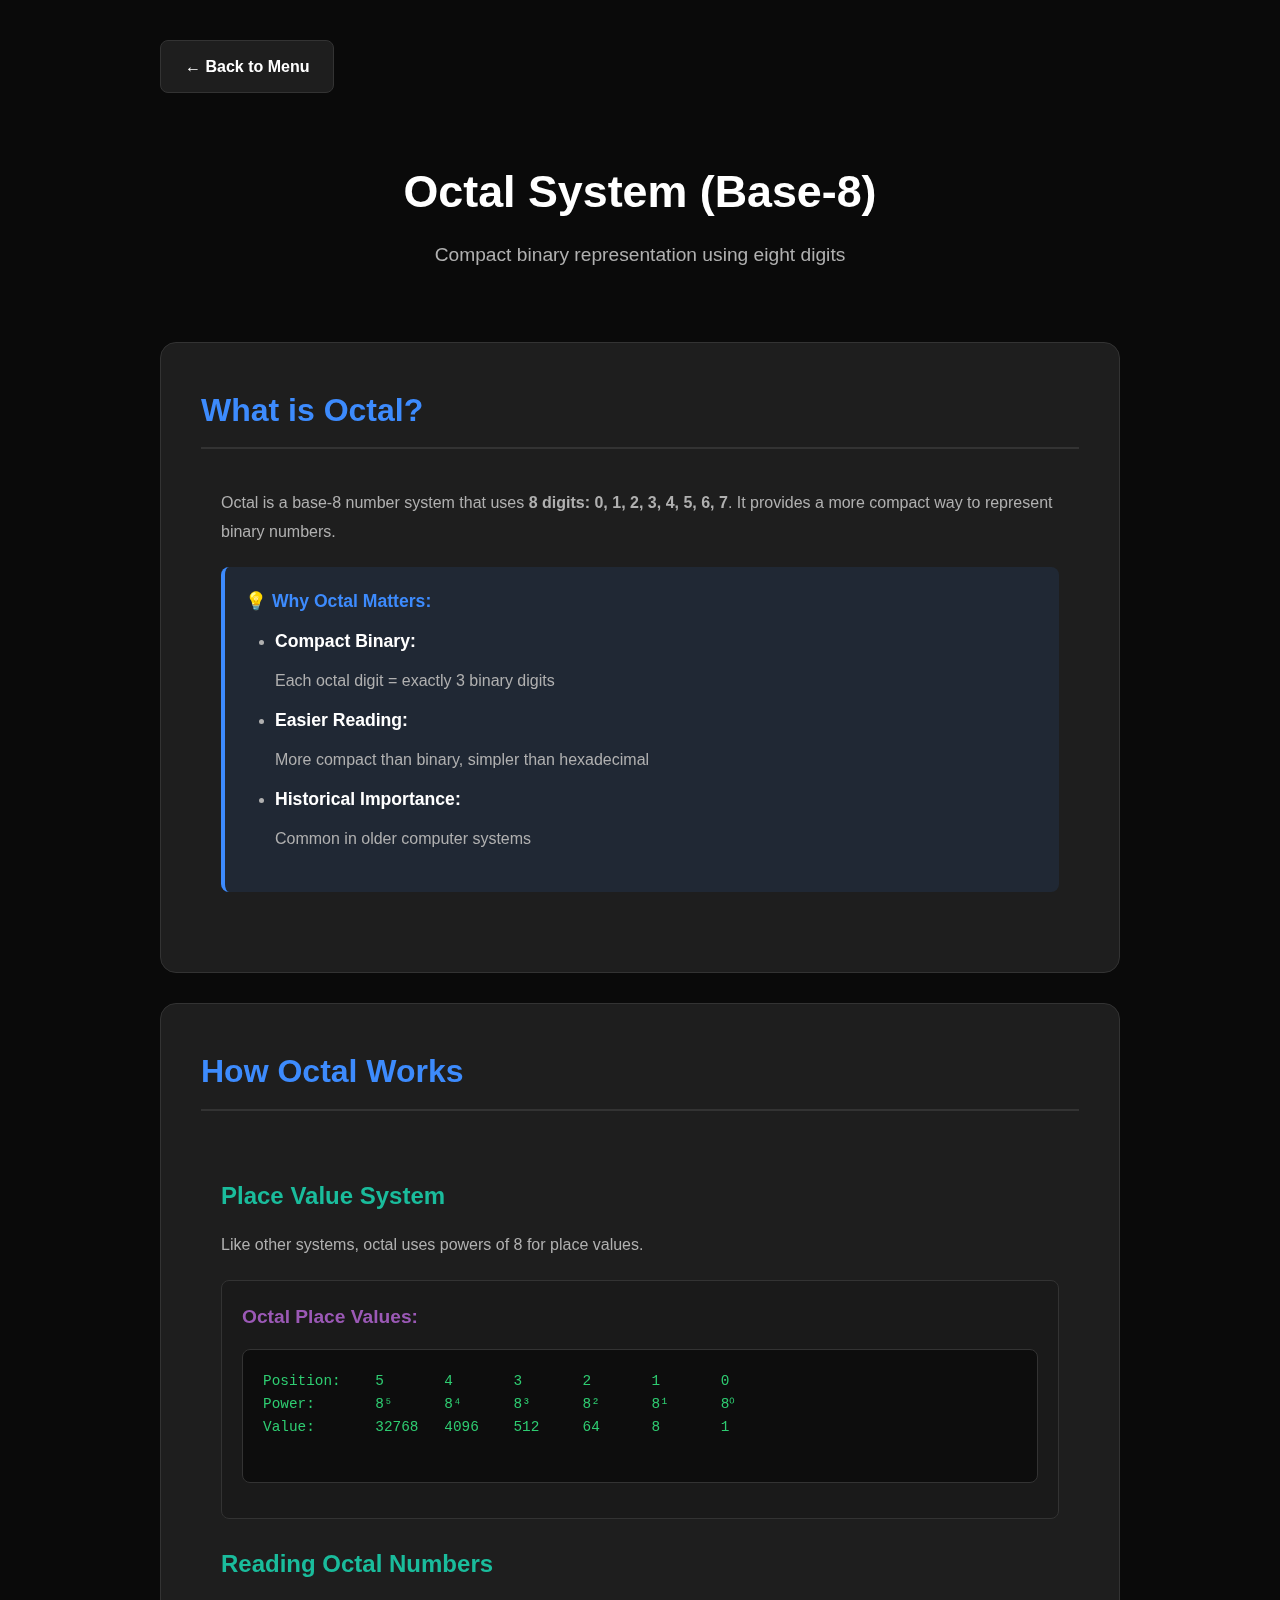
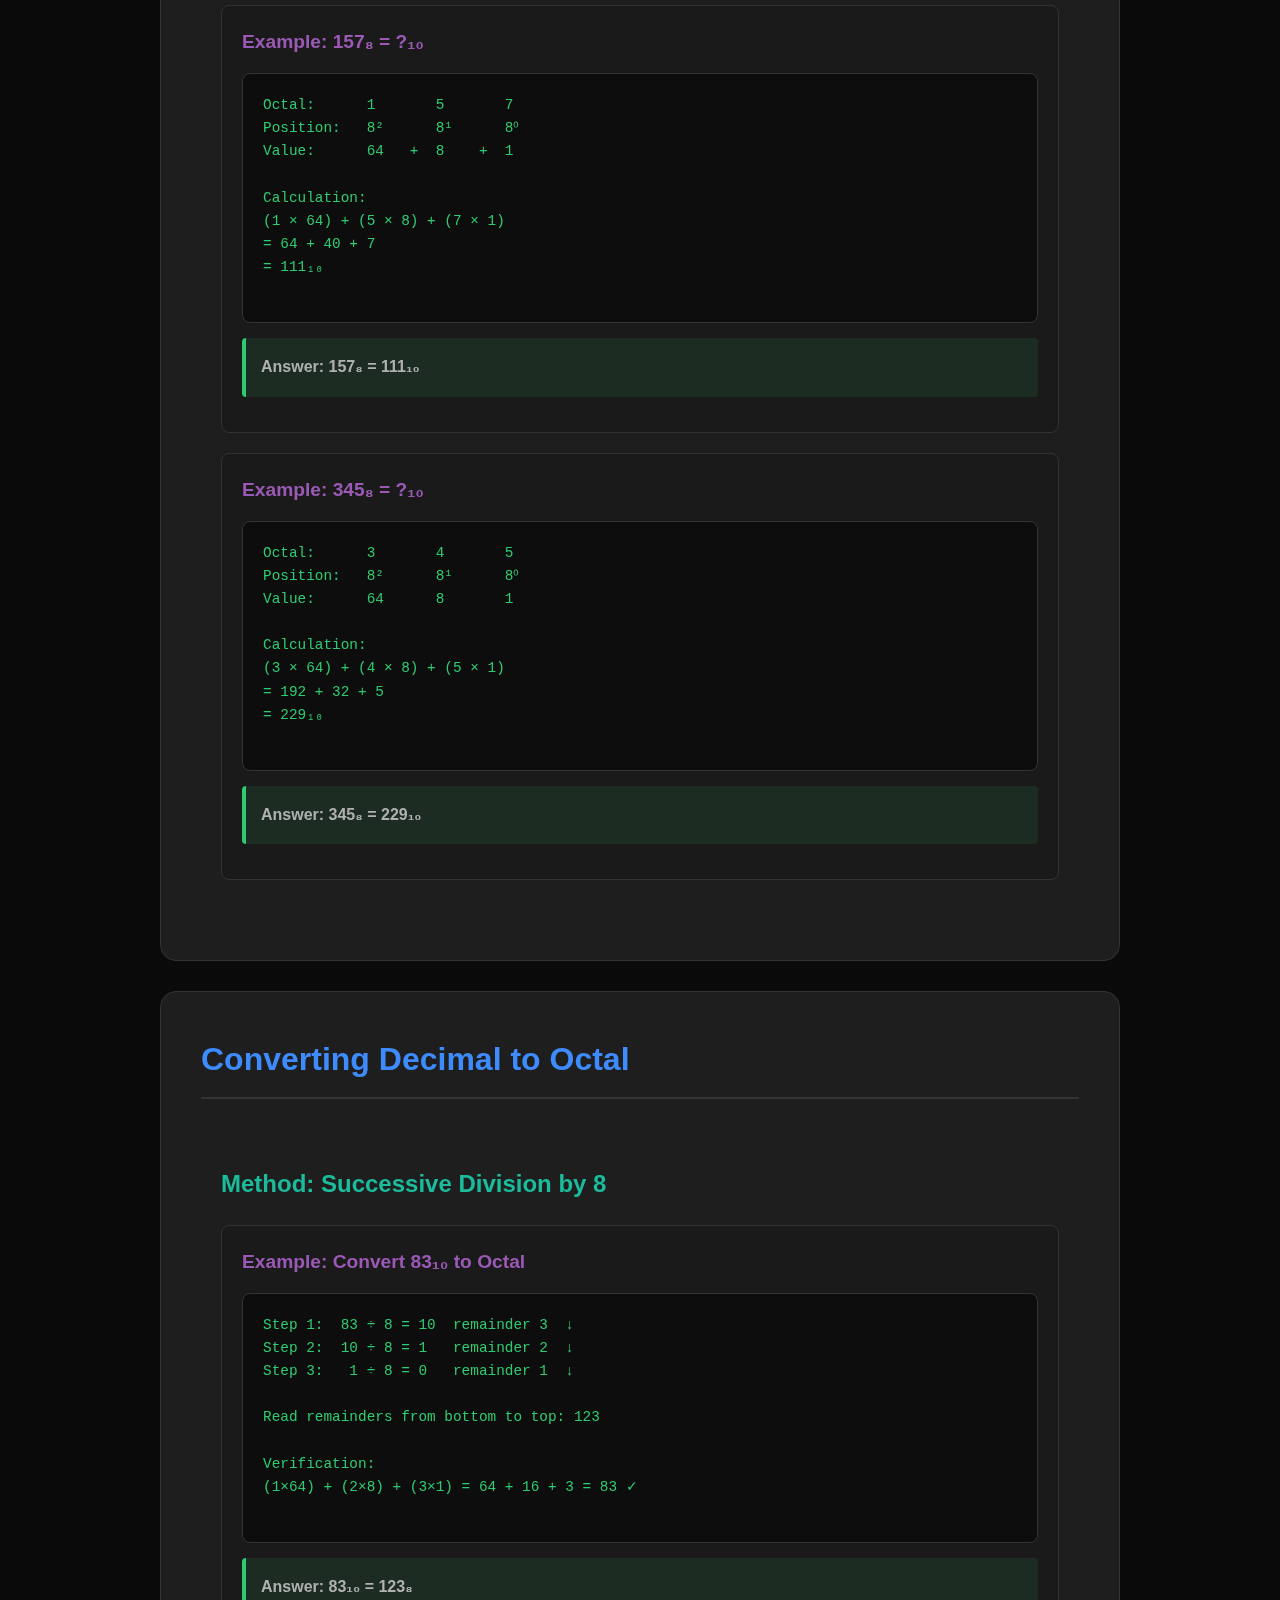
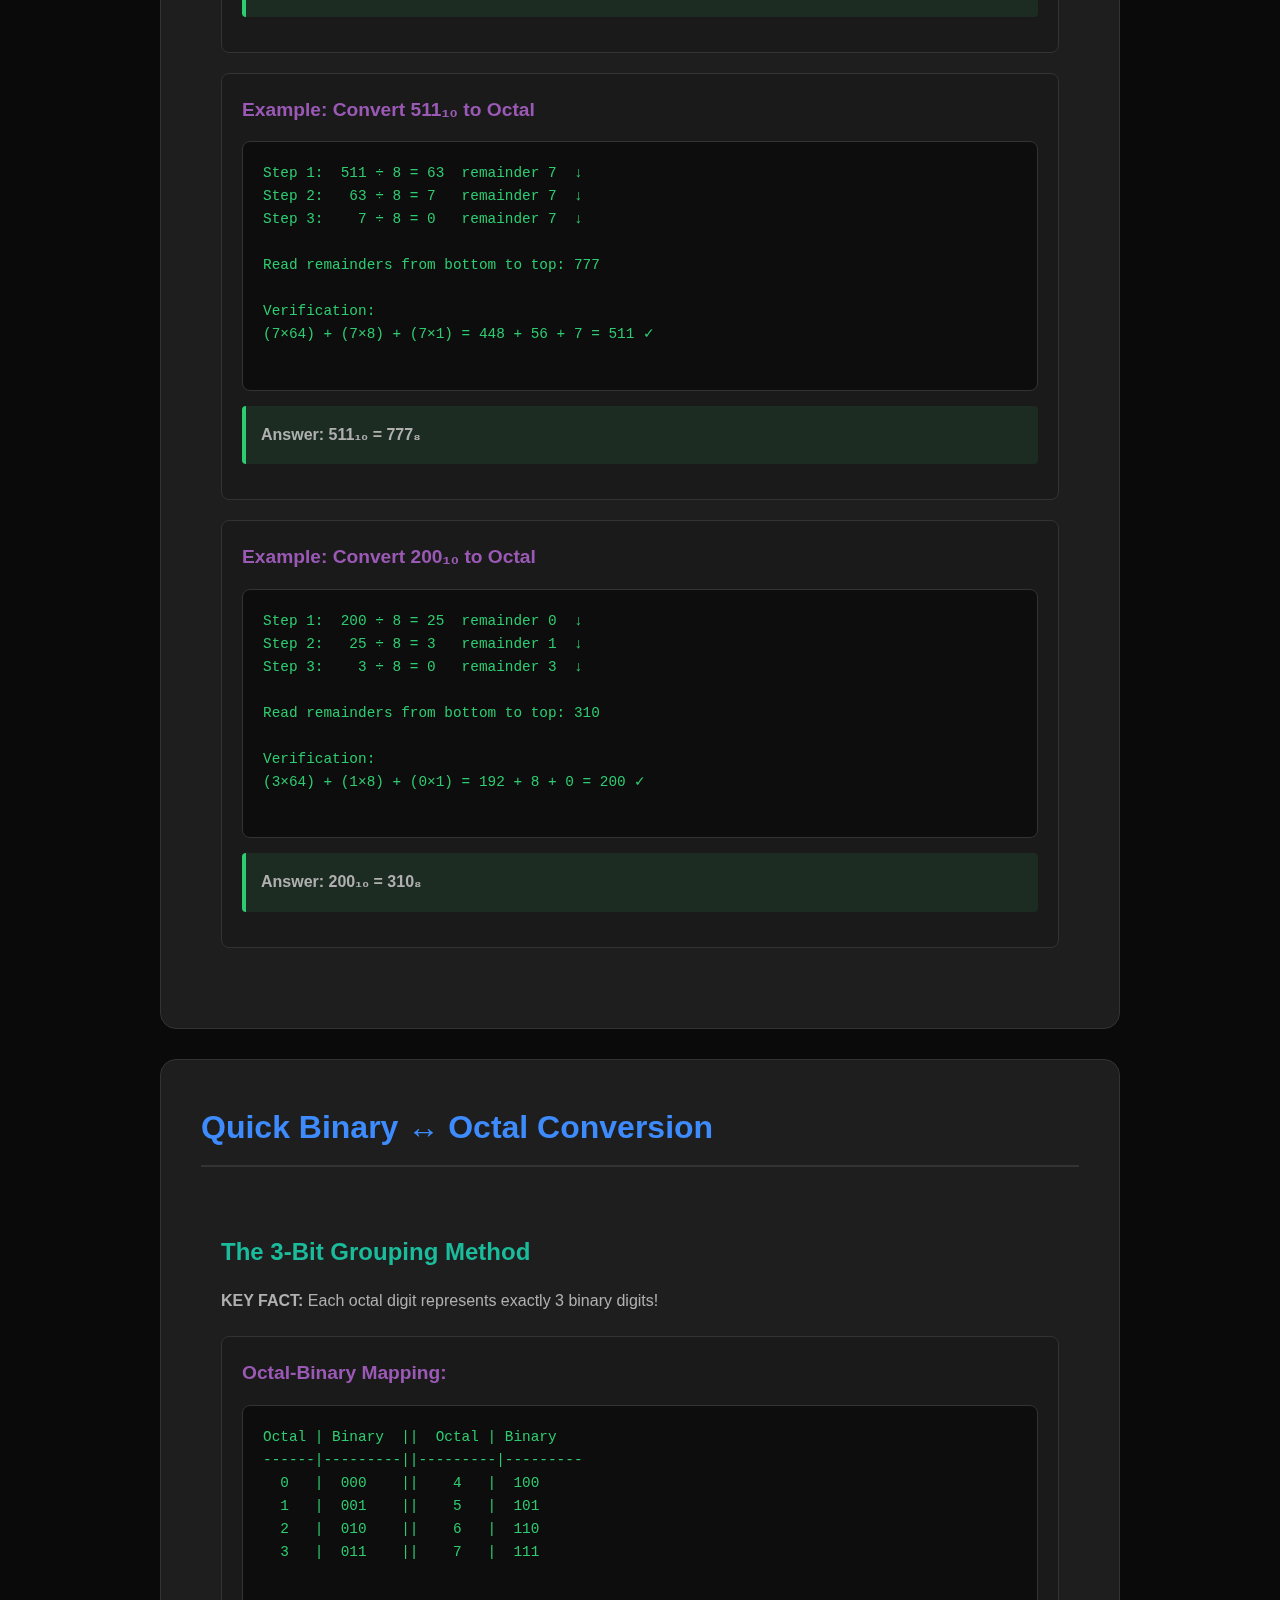
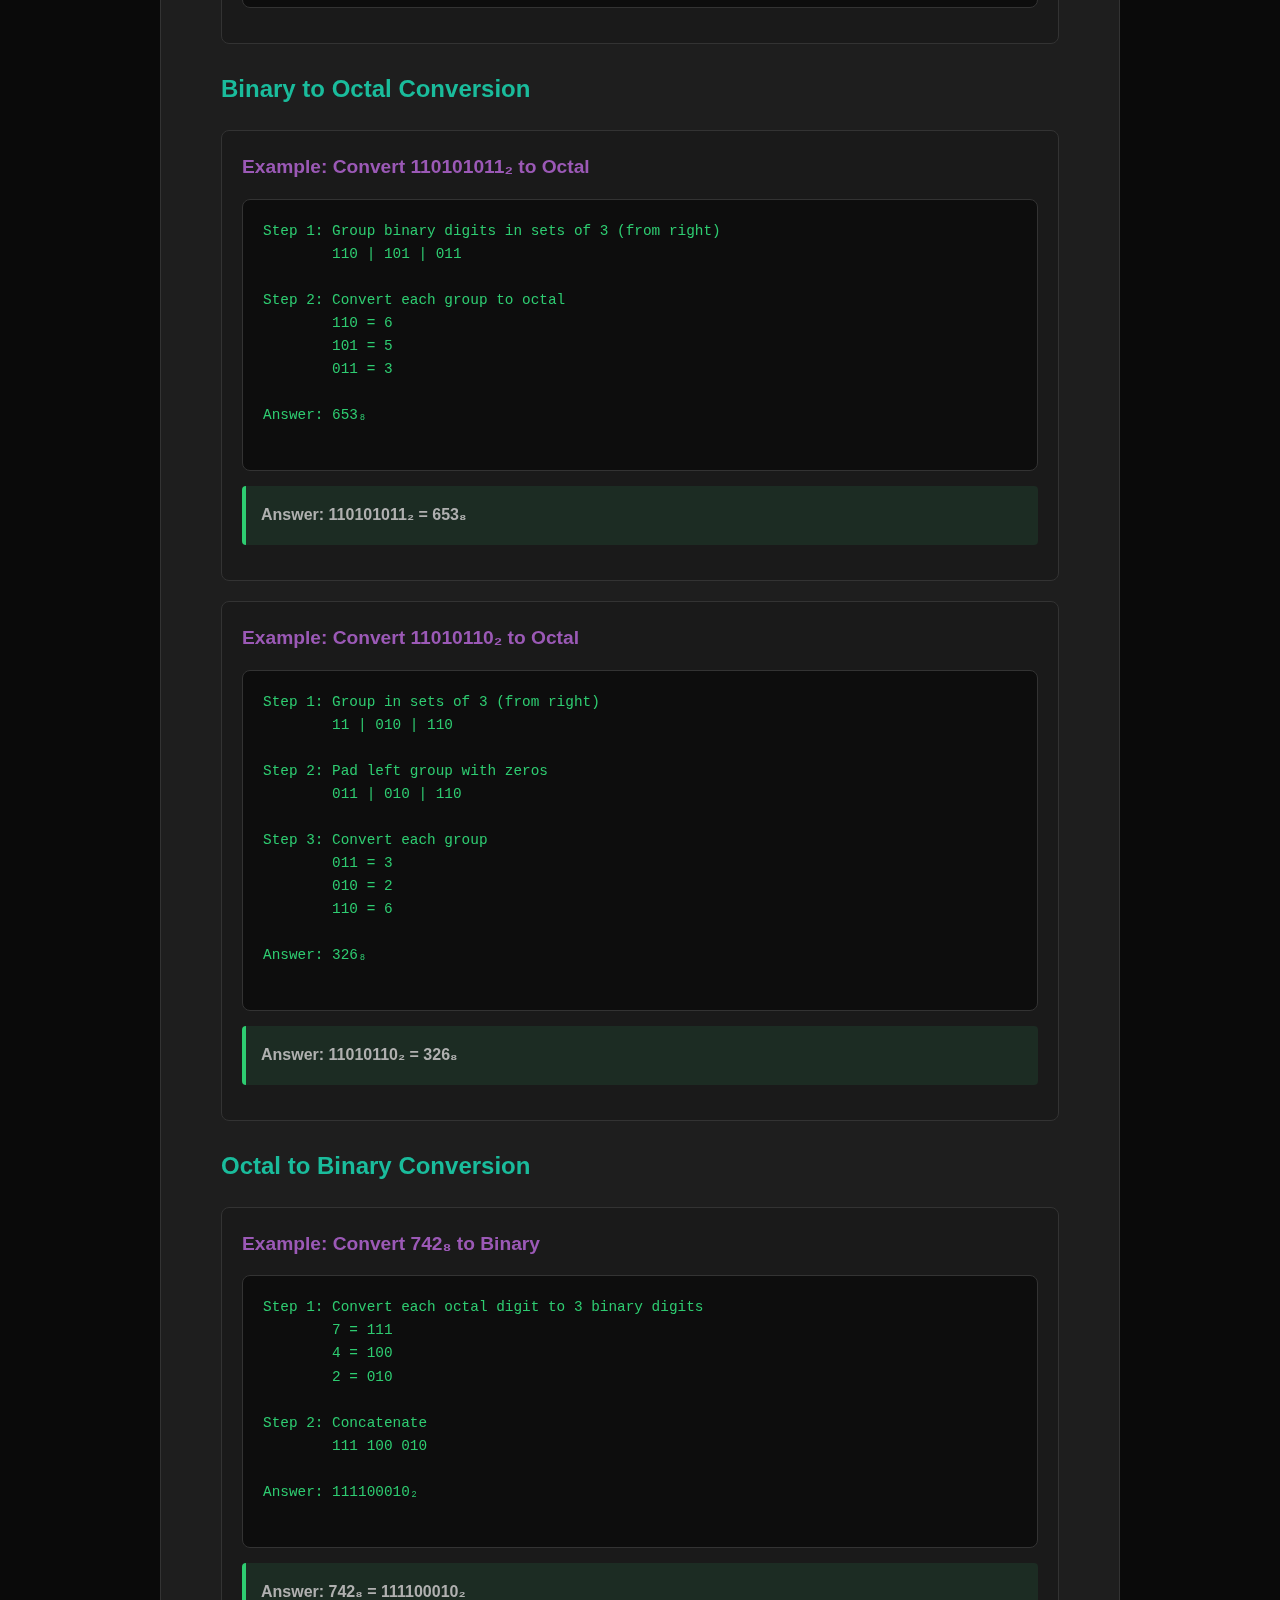
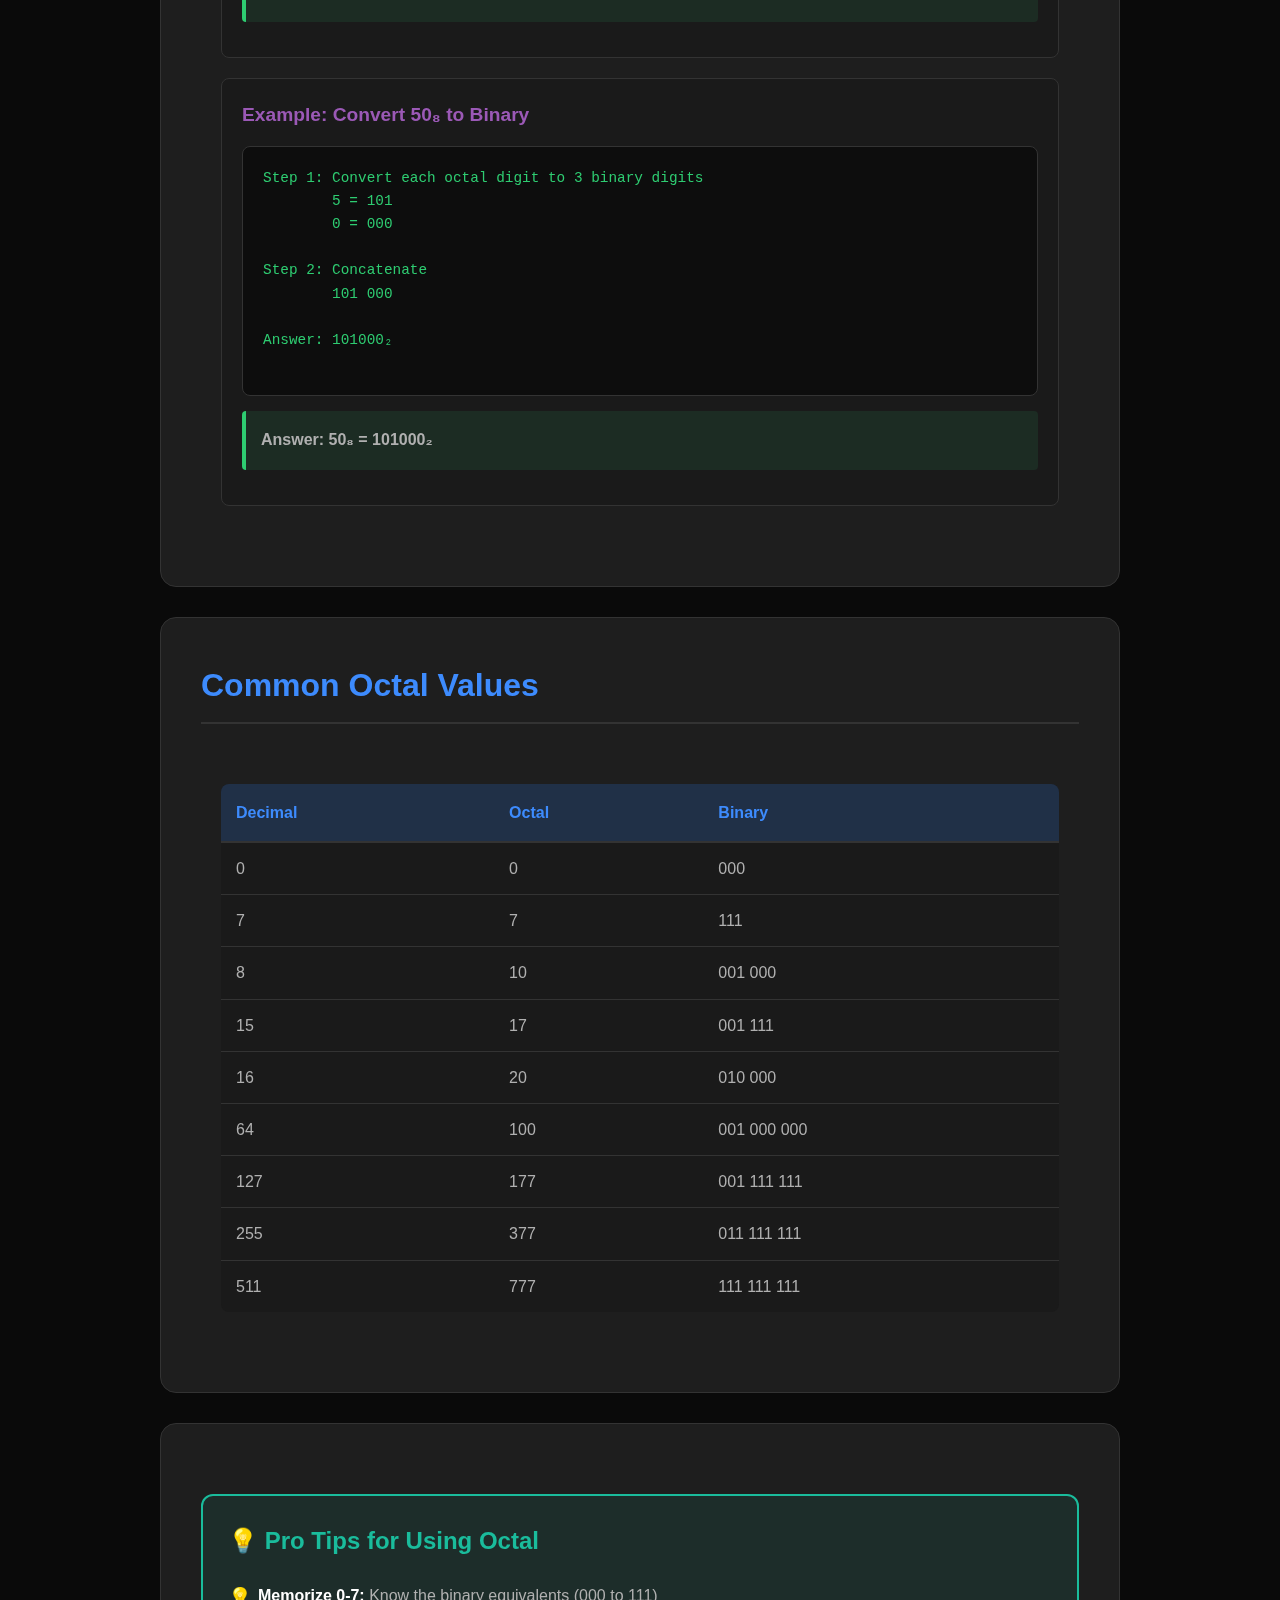
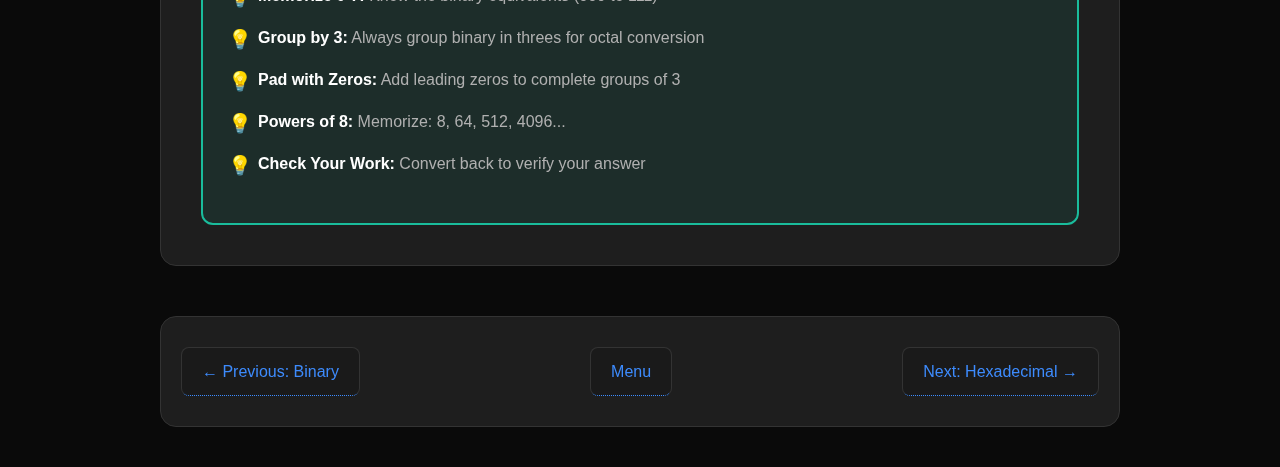
<file: octal.html>
<!DOCTYPE html>
<html lang="en">
<head>
    <meta charset="UTF-8">
    <meta name="viewport" content="width=device-width, initial-scale=1.0">
    <title>Octal - Number Systems</title>
    <link rel="stylesheet" href="style.css">
</head>
<body>
    <div class="number-animation">
        <span class="num">0</span><span class="num">1</span><span class="num">2</span>
        <span class="num">3</span><span class="num">4</span><span class="num">5</span>
        <span class="num">6</span><span class="num">7</span><span class="num">0</span>
        <span class="num">1</span><span class="num">2</span><span class="num">3</span>
        <span class="num">4</span><span class="num">5</span><span class="num">6</span>
        <span class="num">7</span><span class="num">0</span><span class="num">1</span>
    </div>

    <div class="container">
        <a href="index.html" class="back-btn">← Back to Menu</a>

        <header class="page-header">
            <h1>Octal System (Base-8)</h1>
            <p class="page-subtitle">Compact binary representation using eight digits</p>
        </header>

        <!-- Introduction -->
        <section class="content-section">
            <h2>What is Octal?</h2>
            <div class="detail-box">
                <p>Octal is a base-8 number system that uses <strong>8 digits: 0, 1, 2, 3, 4, 5, 6, 7</strong>. It provides a more compact way to represent binary numbers.</p>

                <div class="highlight-box">
                    <strong>💡 Why Octal Matters:</strong>
                    <ul>
                        <li><strong>Compact Binary:</strong> Each octal digit = exactly 3 binary digits</li>
                        <li><strong>Easier Reading:</strong> More compact than binary, simpler than hexadecimal</li>
                        <li><strong>Historical Importance:</strong> Common in older computer systems</li>
                    </ul>
                </div>
            </div>
        </section>

        <!-- How Octal Works -->
        <section class="content-section">
            <h2>How Octal Works</h2>
            <div class="detail-box">
                <h3>Place Value System</h3>
                <p>Like other systems, octal uses powers of 8 for place values.</p>

                <div class="example-box">
                    <h4>Octal Place Values:</h4>
                    <pre class="code-display">
Position:    5       4       3       2       1       0
Power:       8⁵      8⁴      8³      8²      8¹      8⁰
Value:       32768   4096    512     64      8       1
                    </pre>
                </div>

                <h3>Reading Octal Numbers</h3>
                <div class="example-box">
                    <h4>Example: 157₈ = ?₁₀</h4>
                    <pre class="code-display">
Octal:      1       5       7
Position:   8²      8¹      8⁰
Value:      64   +  8    +  1

Calculation:
(1 × 64) + (5 × 8) + (7 × 1)
= 64 + 40 + 7
= 111₁₀
                    </pre>
                    <p class="result"><strong>Answer:</strong> 157₈ = 111₁₀</p>
                </div>

                <div class="example-box">
                    <h4>Example: 345₈ = ?₁₀</h4>
                    <pre class="code-display">
Octal:      3       4       5
Position:   8²      8¹      8⁰
Value:      64      8       1

Calculation:
(3 × 64) + (4 × 8) + (5 × 1)
= 192 + 32 + 5
= 229₁₀
                    </pre>
                    <p class="result"><strong>Answer:</strong> 345₈ = 229₁₀</p>
                </div>
            </div>
        </section>

        <!-- Conversion: Decimal to Octal -->
        <section class="content-section">
            <h2>Converting Decimal to Octal</h2>
            <div class="detail-box">
                <h3>Method: Successive Division by 8</h3>

                <div class="example-box">
                    <h4>Example: Convert 83₁₀ to Octal</h4>
                    <pre class="code-display">
Step 1:  83 ÷ 8 = 10  remainder 3  ↓
Step 2:  10 ÷ 8 = 1   remainder 2  ↓
Step 3:   1 ÷ 8 = 0   remainder 1  ↓

Read remainders from bottom to top: 123

Verification:
(1×64) + (2×8) + (3×1) = 64 + 16 + 3 = 83 ✓
                    </pre>
                    <p class="result"><strong>Answer:</strong> 83₁₀ = 123₈</p>
                </div>

                <div class="example-box">
                    <h4>Example: Convert 511₁₀ to Octal</h4>
                    <pre class="code-display">
Step 1:  511 ÷ 8 = 63  remainder 7  ↓
Step 2:   63 ÷ 8 = 7   remainder 7  ↓
Step 3:    7 ÷ 8 = 0   remainder 7  ↓

Read remainders from bottom to top: 777

Verification:
(7×64) + (7×8) + (7×1) = 448 + 56 + 7 = 511 ✓
                    </pre>
                    <p class="result"><strong>Answer:</strong> 511₁₀ = 777₈</p>
                </div>

                <div class="example-box">
                    <h4>Example: Convert 200₁₀ to Octal</h4>
                    <pre class="code-display">
Step 1:  200 ÷ 8 = 25  remainder 0  ↓
Step 2:   25 ÷ 8 = 3   remainder 1  ↓
Step 3:    3 ÷ 8 = 0   remainder 3  ↓

Read remainders from bottom to top: 310

Verification:
(3×64) + (1×8) + (0×1) = 192 + 8 + 0 = 200 ✓
                    </pre>
                    <p class="result"><strong>Answer:</strong> 200₁₀ = 310₈</p>
                </div>
            </div>
        </section>

        <!-- Binary to Octal Conversion -->
        <section class="content-section">
            <h2>Quick Binary ↔ Octal Conversion</h2>
            <div class="detail-box">
                <h3>The 3-Bit Grouping Method</h3>
                <p><strong>KEY FACT:</strong> Each octal digit represents exactly 3 binary digits!</p>

                <div class="example-box">
                    <h4>Octal-Binary Mapping:</h4>
                    <pre class="code-display">
Octal | Binary  ||  Octal | Binary
------|---------||---------|---------
  0   |  000    ||    4   |  100
  1   |  001    ||    5   |  101
  2   |  010    ||    6   |  110
  3   |  011    ||    7   |  111
                    </pre>
                </div>

                <h3>Binary to Octal Conversion</h3>
                <div class="example-box">
                    <h4>Example: Convert 110101011₂ to Octal</h4>
                    <pre class="code-display">
Step 1: Group binary digits in sets of 3 (from right)
        110 | 101 | 011

Step 2: Convert each group to octal
        110 = 6
        101 = 5
        011 = 3

Answer: 653₈
                    </pre>
                    <p class="result"><strong>Answer:</strong> 110101011₂ = 653₈</p>
                </div>

                <div class="example-box">
                    <h4>Example: Convert 11010110₂ to Octal</h4>
                    <pre class="code-display">
Step 1: Group in sets of 3 (from right)
        11 | 010 | 110

Step 2: Pad left group with zeros
        011 | 010 | 110

Step 3: Convert each group
        011 = 3
        010 = 2
        110 = 6

Answer: 326₈
                    </pre>
                    <p class="result"><strong>Answer:</strong> 11010110₂ = 326₈</p>
                </div>

                <h3>Octal to Binary Conversion</h3>
                <div class="example-box">
                    <h4>Example: Convert 742₈ to Binary</h4>
                    <pre class="code-display">
Step 1: Convert each octal digit to 3 binary digits
        7 = 111
        4 = 100
        2 = 010

Step 2: Concatenate
        111 100 010

Answer: 111100010₂
                    </pre>
                    <p class="result"><strong>Answer:</strong> 742₈ = 111100010₂</p>
                </div>

                <div class="example-box">
                    <h4>Example: Convert 50₈ to Binary</h4>
                    <pre class="code-display">
Step 1: Convert each octal digit to 3 binary digits
        5 = 101
        0 = 000

Step 2: Concatenate
        101 000

Answer: 101000₂
                    </pre>
                    <p class="result"><strong>Answer:</strong> 50₈ = 101000₂</p>
                </div>
            </div>
        </section>

        <!-- Common Octal Values -->
        <section class="content-section">
            <h2>Common Octal Values</h2>
            <div class="detail-box">
                <table class="conversion-table">
                    <thead>
                        <tr>
                            <th>Decimal</th>
                            <th>Octal</th>
                            <th>Binary</th>
                        </tr>
                    </thead>
                    <tbody>
                        <tr>
                            <td>0</td>
                            <td>0</td>
                            <td>000</td>
                        </tr>
                        <tr>
                            <td>7</td>
                            <td>7</td>
                            <td>111</td>
                        </tr>
                        <tr>
                            <td>8</td>
                            <td>10</td>
                            <td>001 000</td>
                        </tr>
                        <tr>
                            <td>15</td>
                            <td>17</td>
                            <td>001 111</td>
                        </tr>
                        <tr>
                            <td>16</td>
                            <td>20</td>
                            <td>010 000</td>
                        </tr>
                        <tr>
                            <td>64</td>
                            <td>100</td>
                            <td>001 000 000</td>
                        </tr>
                        <tr>
                            <td>127</td>
                            <td>177</td>
                            <td>001 111 111</td>
                        </tr>
                        <tr>
                            <td>255</td>
                            <td>377</td>
                            <td>011 111 111</td>
                        </tr>
                        <tr>
                            <td>511</td>
                            <td>777</td>
                            <td>111 111 111</td>
                        </tr>
                    </tbody>
                </table>
            </div>
        </section>

        <!-- Pro Tips -->
        <section class="content-section">
            <div class="tips-box">
                <h3>💡 Pro Tips for Using Octal</h3>
                <ul>
                    <li><strong>Memorize 0-7:</strong> Know the binary equivalents (000 to 111)</li>
                    <li><strong>Group by 3:</strong> Always group binary in threes for octal conversion</li>
                    <li><strong>Pad with Zeros:</strong> Add leading zeros to complete groups of 3</li>
                    <li><strong>Powers of 8:</strong> Memorize: 8, 64, 512, 4096...</li>
                    <li><strong>Check Your Work:</strong> Convert back to verify your answer</li>
                </ul>
            </div>
        </section>

        <footer class="page-footer">
            <div class="nav-links">
                <a href="binary.html" class="nav-link">← Previous: Binary</a>
                <a href="index.html" class="nav-link">Menu</a>
                <a href="hexadecimal.html" class="nav-link">Next: Hexadecimal →</a>
            </div>
        </footer>
    </div>
</body>
</html>
</file>
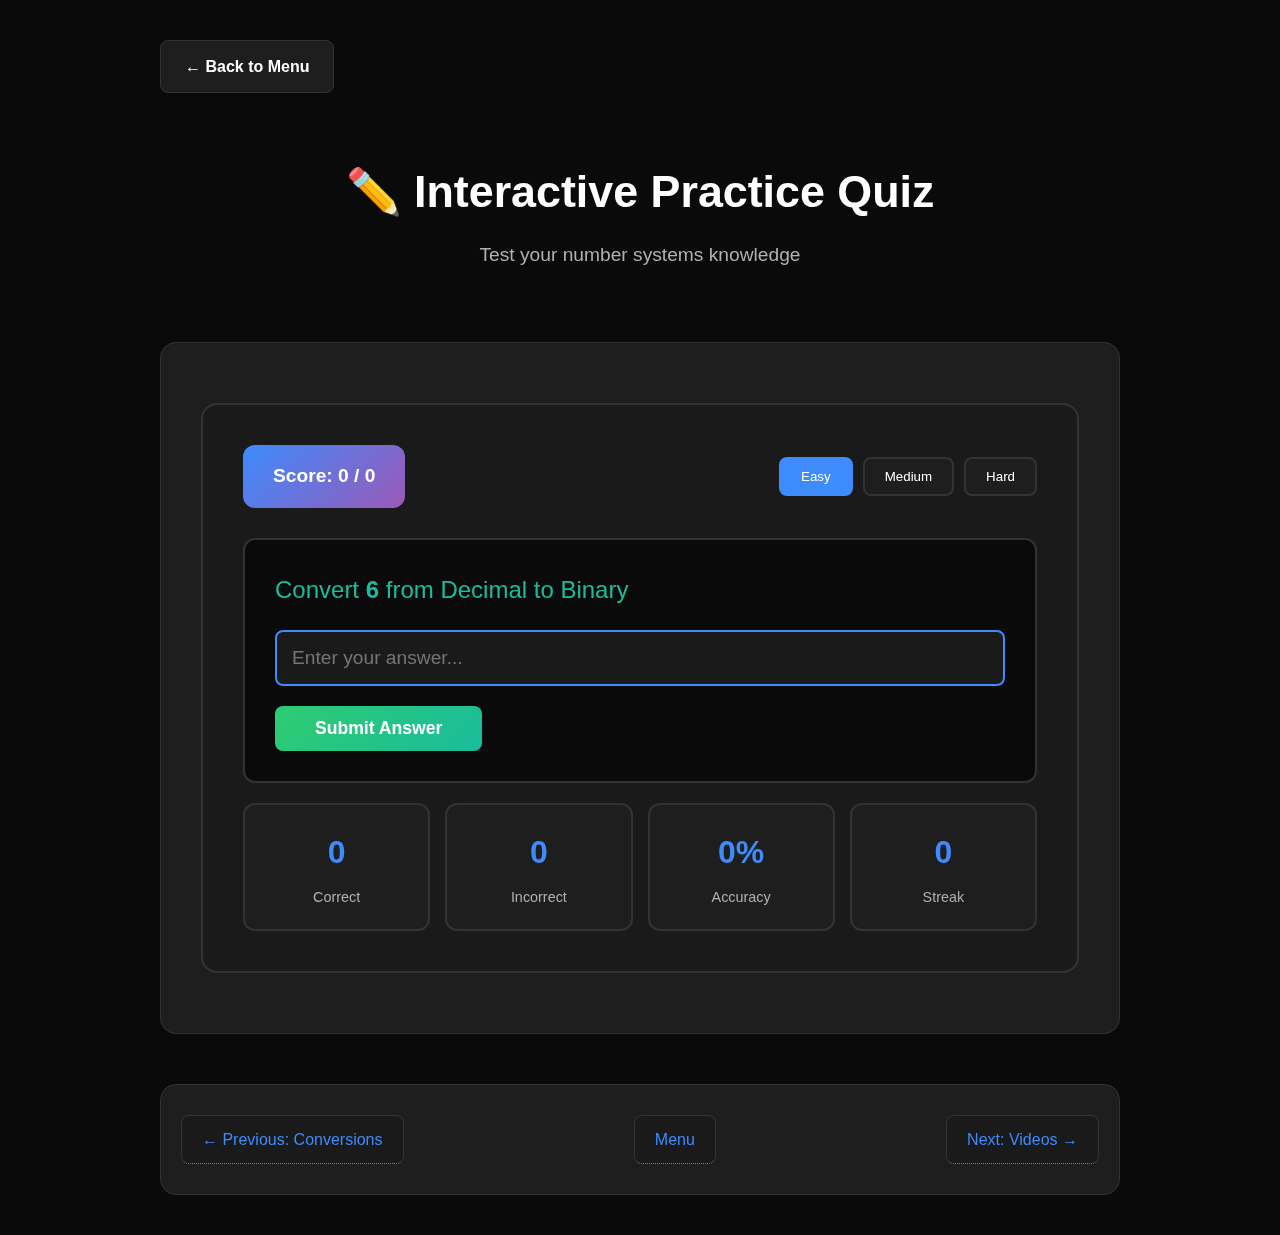
<file: practice.html>
<!DOCTYPE html>
<html lang="en">
<head>
    <meta charset="UTF-8">
    <meta name="viewport" content="width=device-width, initial-scale=1.0">
    <title>Practice & Quiz - Number Systems</title>
    <link rel="stylesheet" href="style.css">
    <style>
        .quiz-container {
            background: var(--bg-secondary);
            border: 2px solid var(--border-color);
            border-radius: 16px;
            padding: 40px;
            margin: 20px 0;
        }

        .quiz-header {
            display: flex;
            justify-content: space-between;
            align-items: center;
            margin-bottom: 30px;
            flex-wrap: wrap;
            gap: 15px;
        }

        .score-display {
            background: linear-gradient(135deg, var(--accent-blue), var(--accent-purple));
            color: white;
            padding: 15px 30px;
            border-radius: 12px;
            font-size: 1.2rem;
            font-weight: bold;
        }

        .difficulty-selector {
            display: flex;
            gap: 10px;
        }

        .difficulty-btn {
            padding: 10px 20px;
            background: var(--bg-card);
            border: 2px solid var(--border-color);
            border-radius: 8px;
            color: var(--text-primary);
            cursor: pointer;
            transition: all 0.3s ease;
        }

        .difficulty-btn:hover {
            border-color: var(--accent-blue);
        }

        .difficulty-btn.active {
            background: var(--accent-blue);
            border-color: var(--accent-blue);
            color: white;
        }

        .question-card {
            background: var(--bg-primary);
            border: 2px solid var(--border-color);
            border-radius: 12px;
            padding: 30px;
            margin-bottom: 20px;
        }

        .question-text {
            font-size: 1.5rem;
            color: var(--accent-teal);
            margin-bottom: 20px;
        }

        .answer-input {
            width: 100%;
            padding: 15px;
            background: var(--bg-secondary);
            border: 2px solid var(--border-color);
            border-radius: 8px;
            color: var(--text-primary);
            font-size: 1.2rem;
            margin-bottom: 20px;
        }

        .answer-input:focus {
            outline: none;
            border-color: var(--accent-blue);
        }

        .submit-answer-btn {
            padding: 12px 40px;
            background: linear-gradient(135deg, var(--accent-green), var(--accent-teal));
            color: white;
            border: none;
            border-radius: 8px;
            font-size: 1.1rem;
            font-weight: 600;
            cursor: pointer;
            transition: all 0.3s ease;
        }

        .submit-answer-btn:hover {
            transform: translateY(-2px);
            box-shadow: 0 5px 20px rgba(46, 204, 113, 0.4);
        }

        .feedback {
            padding: 20px;
            border-radius: 8px;
            margin-top: 20px;
            display: none;
        }

        .feedback.show {
            display: block;
            animation: slideIn 0.3s ease;
        }

        .feedback.correct {
            background: rgba(46, 204, 113, 0.1);
            border-left: 4px solid var(--accent-green);
            color: var(--accent-green);
        }

        .feedback.incorrect {
            background: rgba(231, 76, 60, 0.1);
            border-left: 4px solid var(--accent-red);
            color: var(--accent-red);
        }

        .next-question-btn {
            padding: 12px 40px;
            background: var(--accent-purple);
            color: white;
            border: none;
            border-radius: 8px;
            font-size: 1.1rem;
            font-weight: 600;
            cursor: pointer;
            margin-top: 15px;
            display: none;
        }

        .next-question-btn.show {
            display: inline-block;
        }

        .next-question-btn:hover {
            background: var(--accent-blue);
        }

        .explanation-box {
            background: var(--bg-card);
            border-radius: 8px;
            padding: 15px;
            margin-top: 15px;
            color: var(--text-secondary);
        }

        .stats-grid {
            display: grid;
            grid-template-columns: repeat(auto-fit, minmax(150px, 1fr));
            gap: 15px;
            margin-top: 20px;
        }

        .stat-card {
            background: var(--bg-card);
            border: 2px solid var(--border-color);
            border-radius: 12px;
            padding: 20px;
            text-align: center;
        }

        .stat-value {
            font-size: 2rem;
            color: var(--accent-blue);
            font-weight: bold;
        }

        .stat-label {
            color: var(--text-secondary);
            font-size: 0.9rem;
            margin-top: 5px;
        }

        .celebration {
            font-size: 3rem;
            text-align: center;
            margin: 20px 0;
            display: none;
        }

        .celebration.show {
            display: block;
            animation: bounce 0.5s ease;
        }

        @keyframes bounce {
            0%, 100% { transform: translateY(0); }
            50% { transform: translateY(-20px); }
        }
    </style>
</head>
<body>
    <div class="number-animation">
        <span class="num">0</span><span class="num">1</span><span class="num">?</span>
        <span class="num">A</span><span class="num">7</span><span class="num">F</span>
        <span class="num">2</span><span class="num">B</span><span class="num">?</span>
        <span class="num">5</span><span class="num">C</span><span class="num">3</span>
        <span class="num">?</span><span class="num">8</span><span class="num">D</span>
        <span class="num">6</span><span class="num">E</span><span class="num">?</span>
    </div>

    <div class="container">
        <a href="index.html" class="back-btn">← Back to Menu</a>

        <header class="page-header">
            <h1>✏️ Interactive Practice Quiz</h1>
            <p class="page-subtitle">Test your number systems knowledge</p>
        </header>

        <!-- Quiz Container -->
        <section class="content-section">
            <div class="quiz-container">
                <div class="quiz-header">
                    <div class="score-display" id="scoreDisplay">
                        Score: <span id="score">0</span> / <span id="totalQuestions">0</span>
                    </div>
                    <div class="difficulty-selector">
                        <button class="difficulty-btn active" onclick="setDifficulty('easy')">Easy</button>
                        <button class="difficulty-btn" onclick="setDifficulty('medium')">Medium</button>
                        <button class="difficulty-btn" onclick="setDifficulty('hard')">Hard</button>
                    </div>
                </div>

                <div class="question-card" id="questionCard">
                    <div class="question-text" id="questionText"></div>
                    <input type="text" id="answerInput" class="answer-input" placeholder="Enter your answer...">
                    <button class="submit-answer-btn" onclick="checkAnswer()">Submit Answer</button>

                    <div id="celebration" class="celebration"></div>

                    <div id="feedback" class="feedback">
                        <div id="feedbackText"></div>
                        <div class="explanation-box" id="explanationBox"></div>
                    </div>

                    <button class="next-question-btn" id="nextBtn" onclick="nextQuestion()">Next Question →</button>
                </div>

                <div class="stats-grid">
                    <div class="stat-card">
                        <div class="stat-value" id="correctCount">0</div>
                        <div class="stat-label">Correct</div>
                    </div>
                    <div class="stat-card">
                        <div class="stat-value" id="incorrectCount">0</div>
                        <div class="stat-label">Incorrect</div>
                    </div>
                    <div class="stat-card">
                        <div class="stat-value" id="accuracy">0%</div>
                        <div class="stat-label">Accuracy</div>
                    </div>
                    <div class="stat-card">
                        <div class="stat-value" id="streak">0</div>
                        <div class="stat-label">Streak</div>
                    </div>
                </div>
            </div>
        </section>

        <footer class="page-footer">
            <div class="nav-links">
                <a href="conversions.html" class="nav-link">← Previous: Conversions</a>
                <a href="index.html" class="nav-link">Menu</a>
                <a href="videos.html" class="nav-link">Next: Videos →</a>
            </div>
        </footer>
    </div>

    <script>
        let currentQuestion = null;
        let score = 0;
        let totalQuestions = 0;
        let correctCount = 0;
        let incorrectCount = 0;
        let currentStreak = 0;
        let difficulty = 'easy';

        const questionTypes = {
            easy: [
                { from: 10, to: 2, max: 15 },
                { from: 2, to: 10, max: 15 },
                { from: 16, to: 10, max: 15 },
                { from: 10, to: 16, max: 15 }
            ],
            medium: [
                { from: 10, to: 2, max: 100 },
                { from: 2, to: 10, max: 255 },
                { from: 16, to: 10, max: 255 },
                { from: 10, to: 8, max: 100 },
                { from: 8, to: 10, max: 100 }
            ],
            hard: [
                { from: 10, to: 2, max: 1000 },
                { from: 2, to: 16, max: 255 },
                { from: 16, to: 2, max: 255 },
                { from: 8, to: 16, max: 255 },
                { from: 10, to: 16, max: 1000 }
            ]
        };

        function setDifficulty(level) {
            difficulty = level;
            document.querySelectorAll('.difficulty-btn').forEach(btn => {
                btn.classList.remove('active');
            });
            event.target.classList.add('active');
            generateQuestion();
            resetFeedback();
        }

        function generateQuestion() {
            const types = questionTypes[difficulty];
            const type = types[Math.floor(Math.random() * types.length)];

            let value;
            if (type.from === 2) {
                const bits = difficulty === 'easy' ? 4 : difficulty === 'medium' ? 8 : 16;
                value = Math.floor(Math.random() * Math.pow(2, bits));
            } else {
                value = Math.floor(Math.random() * type.max) + 1;
            }

            const fromName = getBaseName(type.from);
            const toName = getBaseName(type.to);

            let questionValue = value.toString(type.from).toUpperCase();
            let answer = value.toString(type.to).toUpperCase();

            currentQuestion = {
                value: value,
                from: type.from,
                to: type.to,
                questionValue: questionValue,
                answer: answer,
                fromName: fromName,
                toName: toName
            };

            document.getElementById('questionText').innerHTML =
                `Convert <strong>${questionValue}</strong> from ${fromName} to ${toName}`;
            document.getElementById('answerInput').value = '';
            document.getElementById('answerInput').focus();
            resetFeedback();
        }

        function getBaseName(base) {
            const names = {
                2: 'Binary',
                8: 'Octal',
                10: 'Decimal',
                16: 'Hexadecimal'
            };
            return names[base];
        }

        function checkAnswer() {
            const userAnswer = document.getElementById('answerInput').value.trim().toUpperCase();
            const feedback = document.getElementById('feedback');
            const feedbackText = document.getElementById('feedbackText');
            const explanationBox = document.getElementById('explanationBox');
            const celebration = document.getElementById('celebration');
            const nextBtn = document.getElementById('nextBtn');

            if (!userAnswer) {
                return;
            }

            totalQuestions++;

            if (userAnswer === currentQuestion.answer) {
                score++;
                correctCount++;
                currentStreak++;

                feedback.className = 'feedback correct show';
                feedbackText.innerHTML = `<strong>🎉 Correct!</strong> The answer is ${currentQuestion.answer}`;
                celebration.textContent = ['🎉', '🌟', '✨', '🎊', '🏆'][Math.floor(Math.random() * 5)];
                celebration.classList.add('show');

                setTimeout(() => celebration.classList.remove('show'), 1000);
            } else {
                incorrectCount++;
                currentStreak = 0;

                feedback.className = 'feedback incorrect show';
                feedbackText.innerHTML = `<strong>❌ Incorrect</strong><br>Your answer: ${userAnswer}<br>Correct answer: ${currentQuestion.answer}`;
            }

            // Generate explanation
            const explanation = generateExplanation();
            explanationBox.innerHTML = `<strong>📝 Explanation:</strong><br>${explanation}`;

            nextBtn.classList.add('show');
            updateStats();
        }

        function generateExplanation() {
            const q = currentQuestion;
            let exp = '';

            if (q.from === 10 && q.to === 2) {
                exp = `Divide ${q.value} by 2 repeatedly and read remainders bottom to top`;
            } else if (q.from === 2 && q.to === 10) {
                exp = `Add up powers of 2 for each 1 bit in ${q.questionValue}`;
            } else if (q.from === 10 && q.to === 16) {
                exp = `Divide ${q.value} by 16 repeatedly. Use A-F for remainders 10-15`;
            } else if (q.from === 16 && q.to === 10) {
                exp = `Multiply each hex digit by its power of 16 and sum`;
            } else if (q.from === 2 && q.to === 16) {
                exp = `Group ${q.questionValue} into sets of 4 bits from right, convert each group`;
            } else {
                exp = `Convert to decimal first, then to target base`;
            }

            return exp;
        }

        function resetFeedback() {
            document.getElementById('feedback').classList.remove('show');
            document.getElementById('nextBtn').classList.remove('show');
        }

        function nextQuestion() {
            generateQuestion();
        }

        function updateStats() {
            document.getElementById('score').textContent = score;
            document.getElementById('totalQuestions').textContent = totalQuestions;
            document.getElementById('correctCount').textContent = correctCount;
            document.getElementById('incorrectCount').textContent = incorrectCount;
            document.getElementById('streak').textContent = currentStreak;

            const accuracy = totalQuestions > 0 ? Math.round((correctCount / totalQuestions) * 100) : 0;
            document.getElementById('accuracy').textContent = accuracy + '%';
        }

        // Allow Enter key to submit
        document.getElementById('answerInput').addEventListener('keypress', function(e) {
            if (e.key === 'Enter') {
                if (document.getElementById('nextBtn').classList.contains('show')) {
                    nextQuestion();
                } else {
                    checkAnswer();
                }
            }
        });

        // Initialize with first question
        generateQuestion();
    </script>
</body>
</html>
</file>
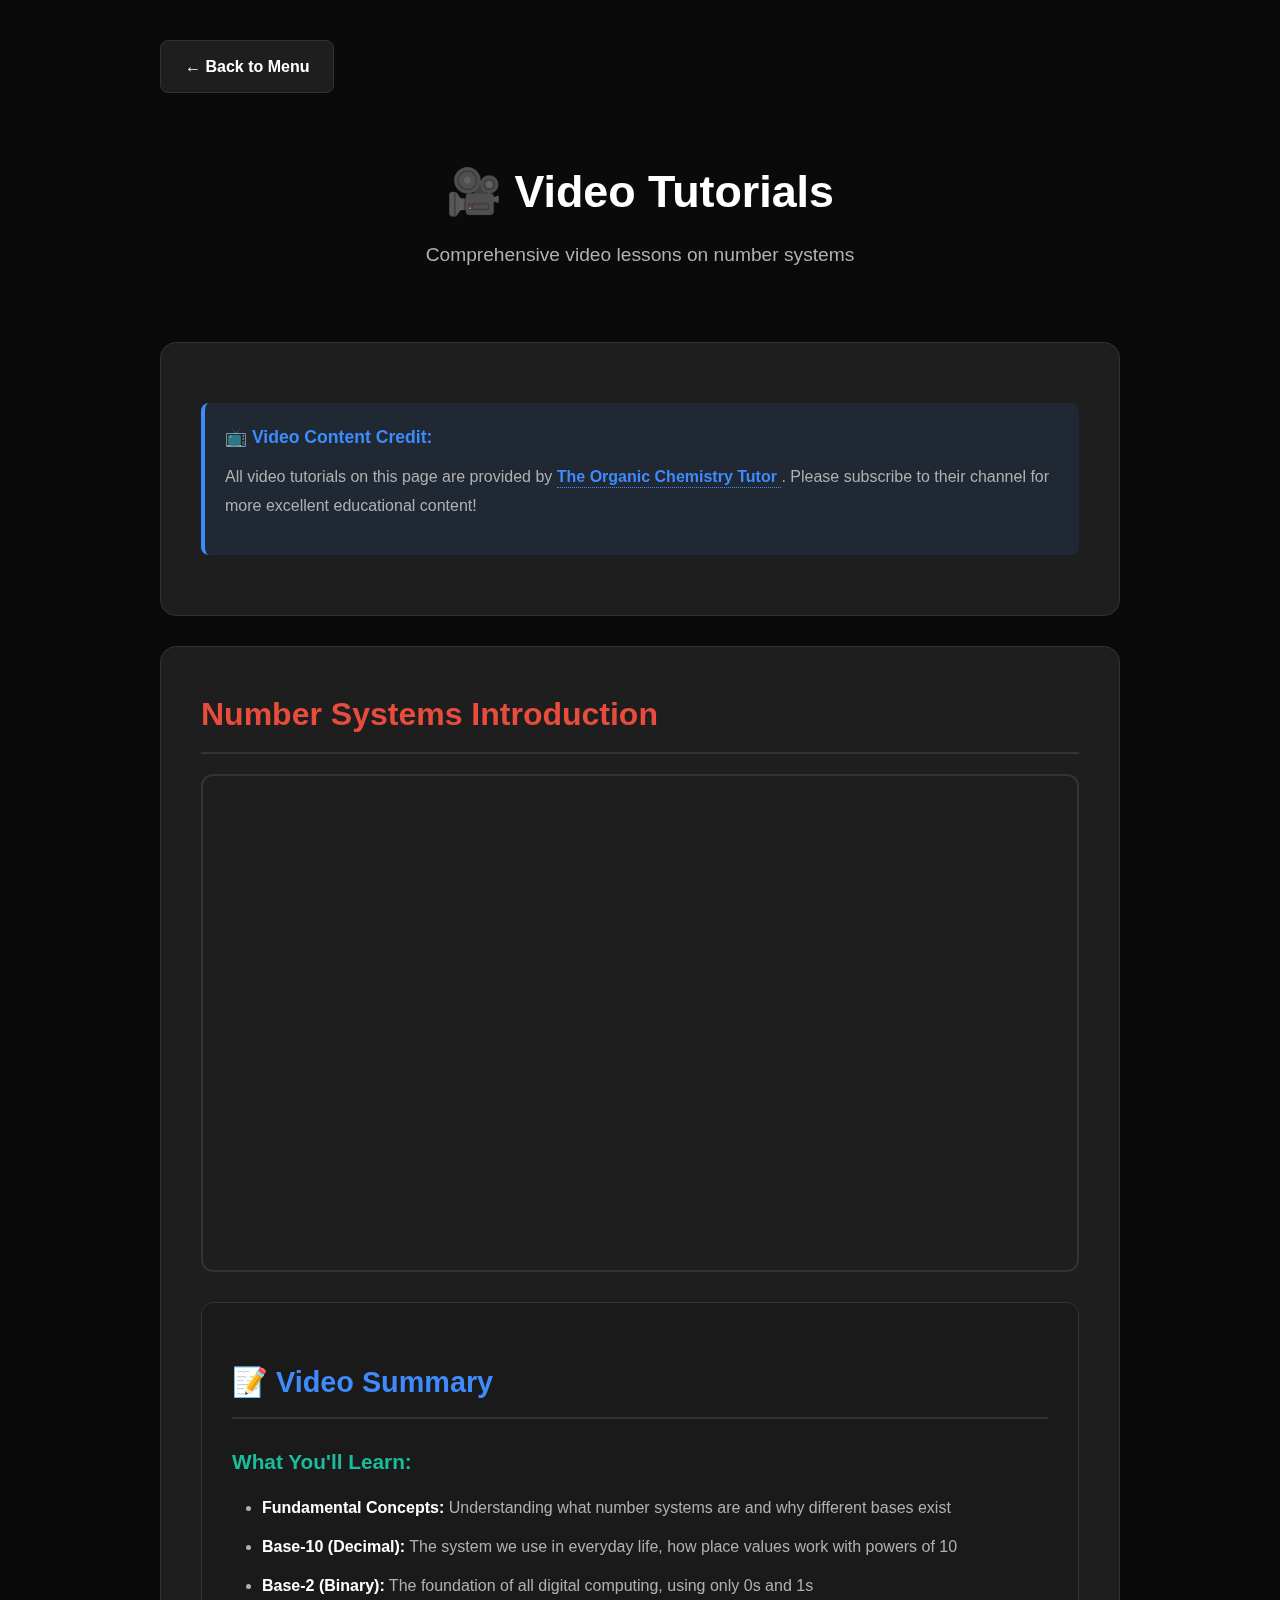
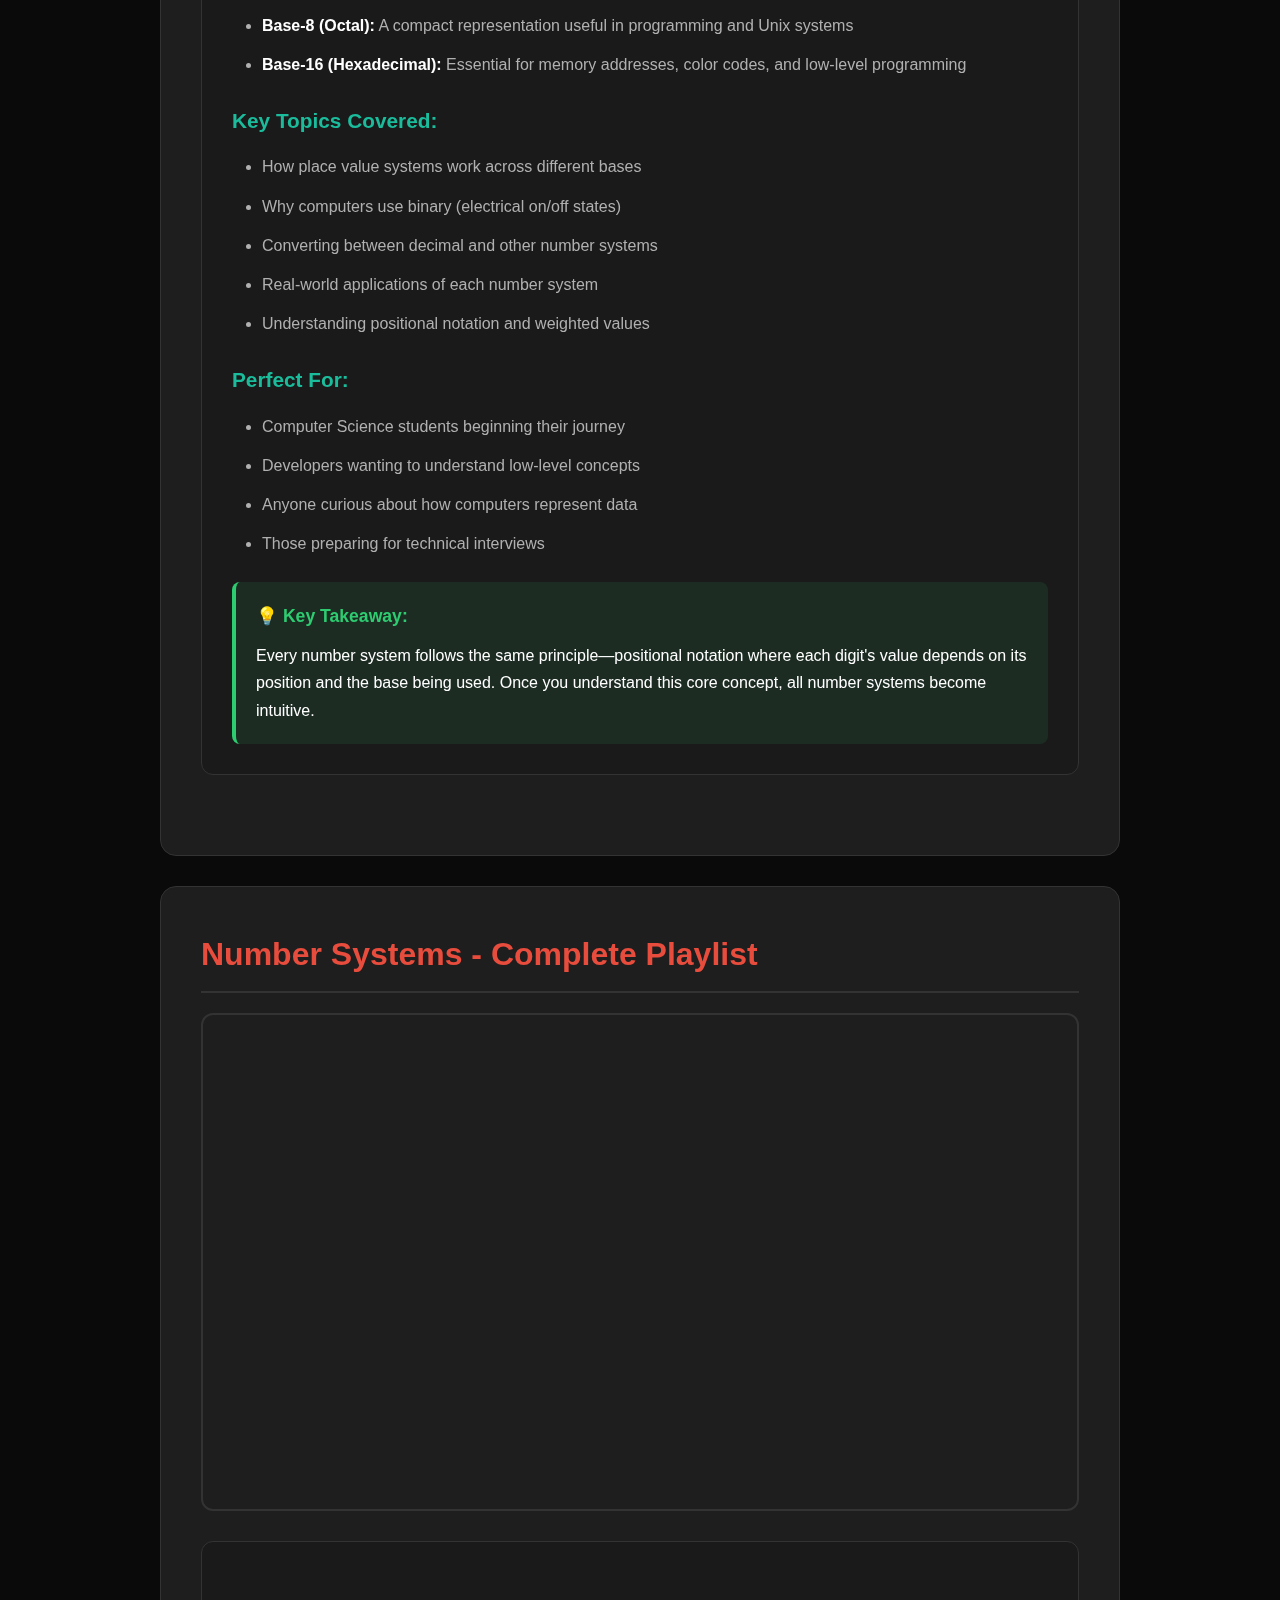
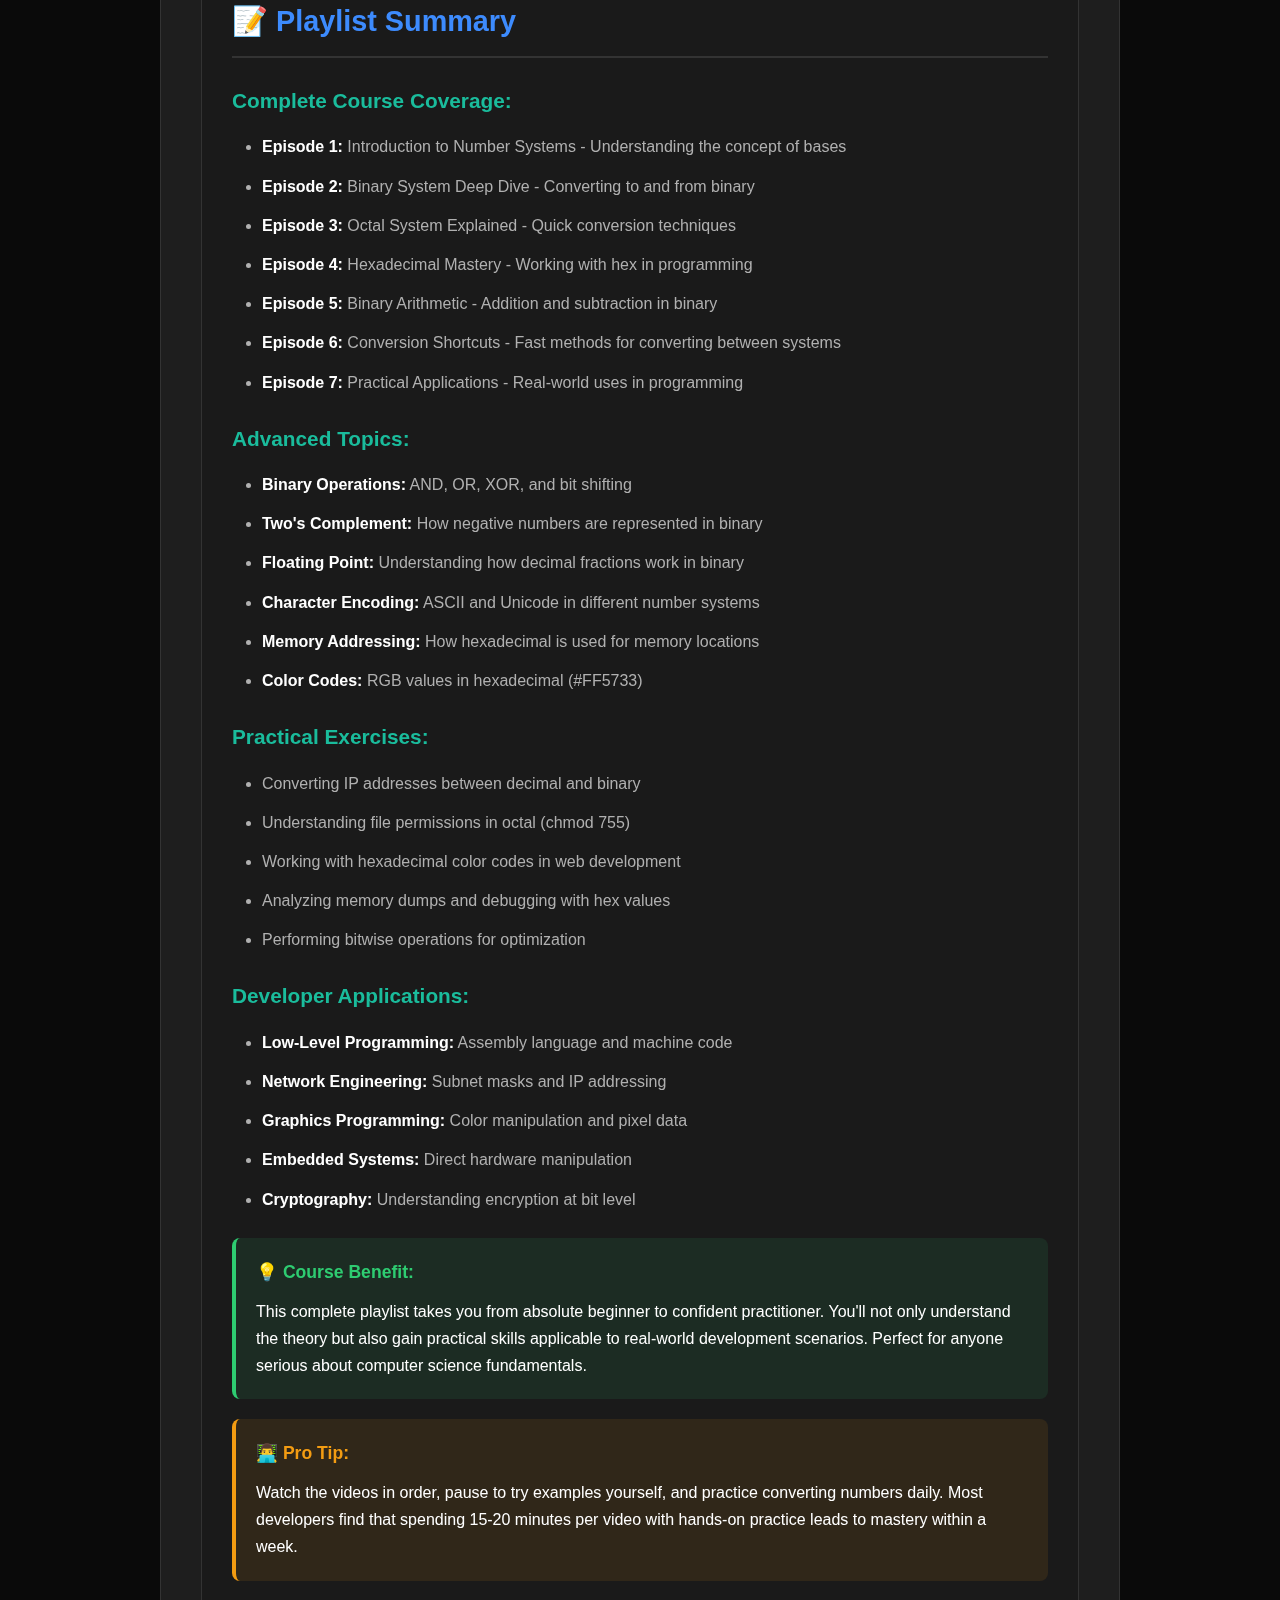
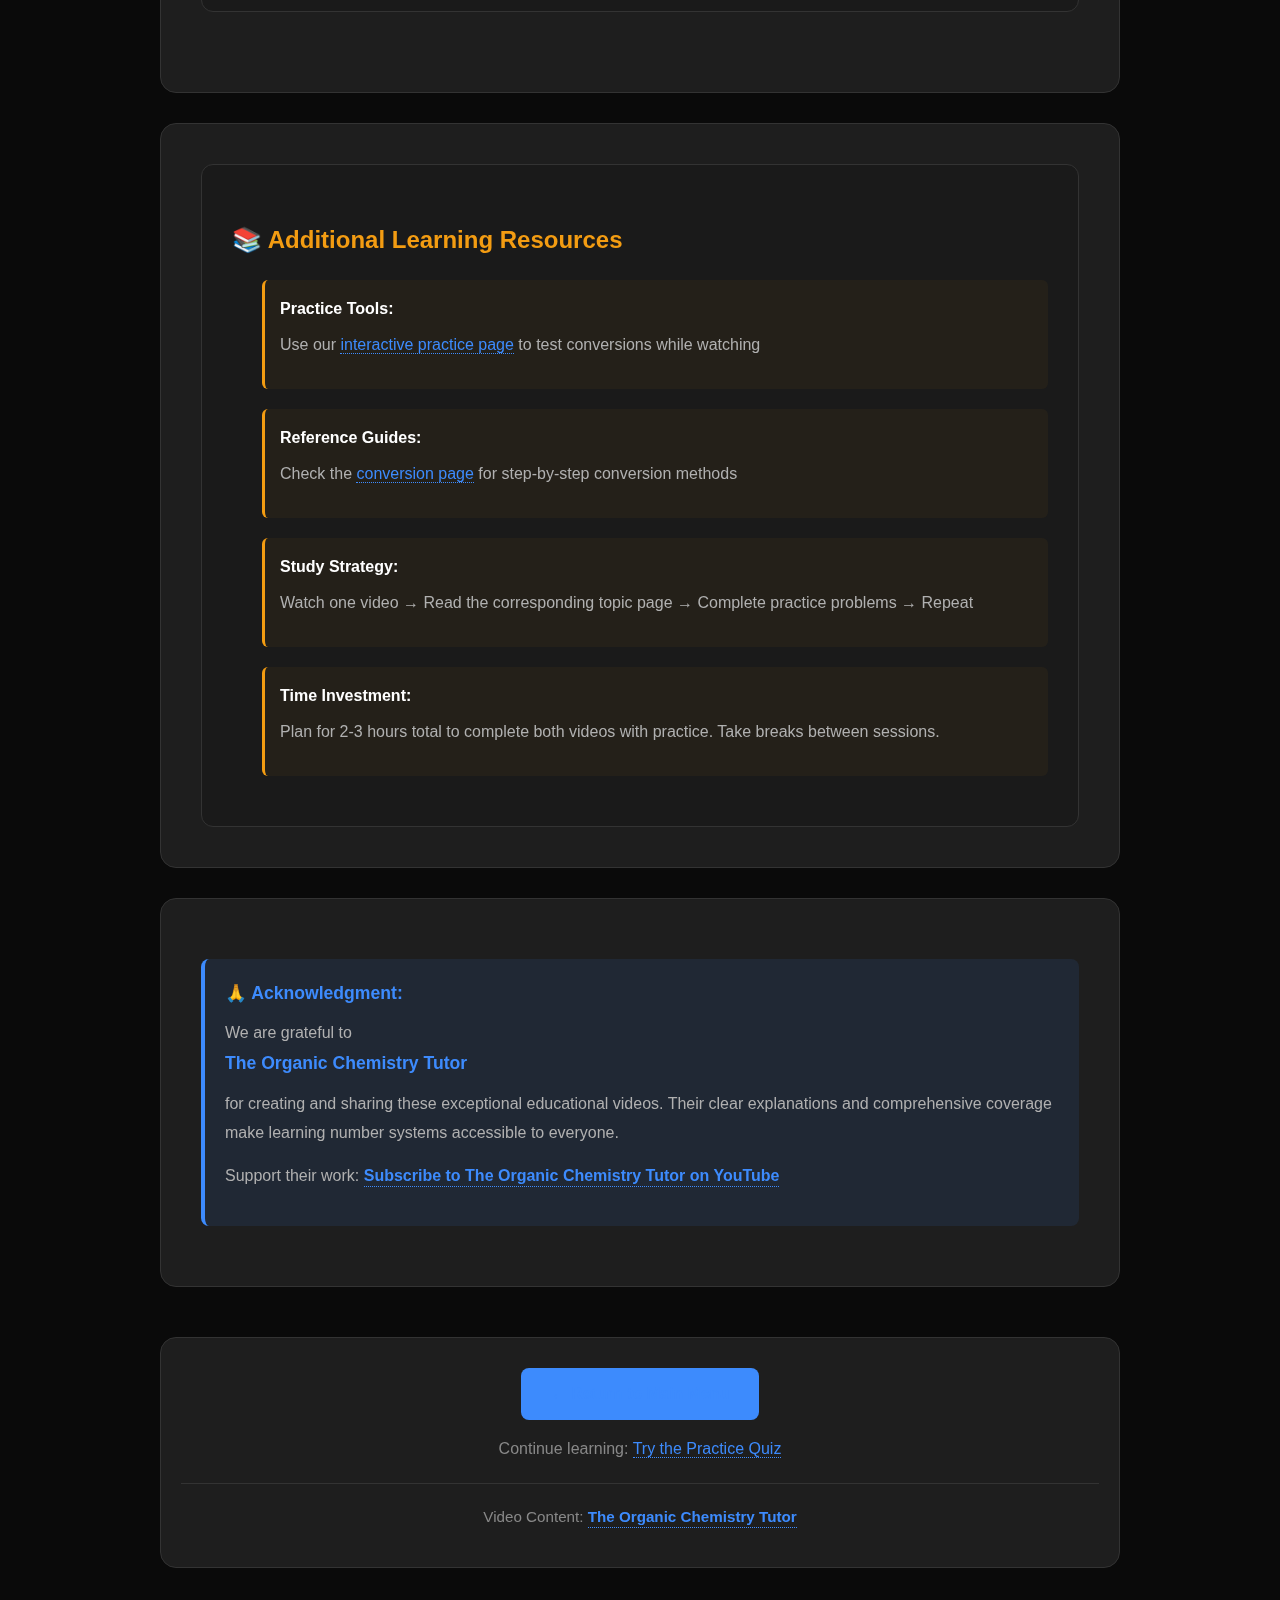
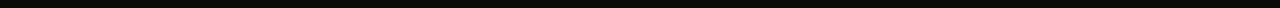
<file: videos.html>
<!DOCTYPE html>
<html lang="en">
<head>
    <meta charset="UTF-8">
    <meta name="viewport" content="width=device-width, initial-scale=1.0">
    <title>Video Tutorials - Number Systems</title>
    <link rel="stylesheet" href="style.css">
</head>
<body>
    <div class="number-animation">
        <span class="num">0</span><span class="num">1</span><span class="num">A</span>
        <span class="num">F</span><span class="num">B</span><span class="num">8</span>
        <span class="num">4</span><span class="num">2</span><span class="num">1</span>
        <span class="num">C</span><span class="num">D</span><span class="num">E</span>
        <span class="num">7</span><span class="num">3</span><span class="num">9</span>
        <span class="num">5</span><span class="num">6</span><span class="num">F</span>
        <span class="num">0</span><span class="num">1</span><span class="num">2</span>
        <span class="num">A</span><span class="num">B</span><span class="num">8</span>
    </div>

    <div class="container">
        <a href="index.html" class="back-btn">← Back to Menu</a>

        <header class="page-header">
            <h1>🎥 Video Tutorials</h1>
            <p class="page-subtitle">Comprehensive video lessons on number systems</p>
        </header>

        <!-- Video Credit Notice -->
        <section class="content-section">
            <div class="highlight-box">
                <strong>📺 Video Content Credit:</strong>
                <p>All video tutorials on this page are provided by
                    <a href="https://www.youtube.com/@TheOrganicChemistryTutor"
                       target="_blank"
                       rel="noopener noreferrer"
                       class="credit-link">
                        The Organic Chemistry Tutor
                    </a>
                    . Please subscribe to their channel for more excellent educational content!
                </p>
            </div>
        </section>

        <!-- Video 1 -->
        <section class="content-section">
            <div class="video-card">
                <h2>Number Systems Introduction</h2>
                <div class="video-container">
                    <iframe
                        src="https://www.youtube.com/embed/FFDMzbrEXaE"
                        title="Number Systems Introduction"
                        frameborder="0"
                        allow="accelerometer; autoplay; clipboard-write; encrypted-media; gyroscope; picture-in-picture"
                        allowfullscreen>
                    </iframe>
                </div>

                <div class="video-summary">
                    <h3>📝 Video Summary</h3>
                    <div class="summary-content">
                        <h4>What You'll Learn:</h4>
                        <ul>
                            <li><strong>Fundamental Concepts:</strong> Understanding what number systems are and why different bases exist</li>
                            <li><strong>Base-10 (Decimal):</strong> The system we use in everyday life, how place values work with powers of 10</li>
                            <li><strong>Base-2 (Binary):</strong> The foundation of all digital computing, using only 0s and 1s</li>
                            <li><strong>Base-8 (Octal):</strong> A compact representation useful in programming and Unix systems</li>
                            <li><strong>Base-16 (Hexadecimal):</strong> Essential for memory addresses, color codes, and low-level programming</li>
                        </ul>

                        <h4>Key Topics Covered:</h4>
                        <ul>
                            <li>How place value systems work across different bases</li>
                            <li>Why computers use binary (electrical on/off states)</li>
                            <li>Converting between decimal and other number systems</li>
                            <li>Real-world applications of each number system</li>
                            <li>Understanding positional notation and weighted values</li>
                        </ul>

                        <h4>Perfect For:</h4>
                        <ul>
                            <li>Computer Science students beginning their journey</li>
                            <li>Developers wanting to understand low-level concepts</li>
                            <li>Anyone curious about how computers represent data</li>
                            <li>Those preparing for technical interviews</li>
                        </ul>

                        <div class="key-takeaway">
                            <strong>💡 Key Takeaway:</strong> Every number system follows the same principle—positional notation where each digit's value depends on its position and the base being used. Once you understand this core concept, all number systems become intuitive.
                        </div>
                    </div>
                </div>
            </div>
        </section>

        <!-- Video 2 -->
        <section class="content-section">
            <div class="video-card">
                <h2>Number Systems - Complete Playlist</h2>
                <div class="video-container">
                    <iframe
                        src="https://www.youtube.com/embed/videoseries?list=PL0o_zxa4K1BXCpQbUdf0htZE8SS0PYjy-"
                        title="Number Systems Playlist"
                        frameborder="0"
                        allow="accelerometer; autoplay; clipboard-write; encrypted-media; gyroscope; picture-in-picture"
                        allowfullscreen>
                    </iframe>
                </div>

                <div class="video-summary">
                    <h3>📝 Playlist Summary</h3>
                    <div class="summary-content">
                        <h4>Complete Course Coverage:</h4>
                        <ul>
                            <li><strong>Episode 1:</strong> Introduction to Number Systems - Understanding the concept of bases</li>
                            <li><strong>Episode 2:</strong> Binary System Deep Dive - Converting to and from binary</li>
                            <li><strong>Episode 3:</strong> Octal System Explained - Quick conversion techniques</li>
                            <li><strong>Episode 4:</strong> Hexadecimal Mastery - Working with hex in programming</li>
                            <li><strong>Episode 5:</strong> Binary Arithmetic - Addition and subtraction in binary</li>
                            <li><strong>Episode 6:</strong> Conversion Shortcuts - Fast methods for converting between systems</li>
                            <li><strong>Episode 7:</strong> Practical Applications - Real-world uses in programming</li>
                        </ul>

                        <h4>Advanced Topics:</h4>
                        <ul>
                            <li><strong>Binary Operations:</strong> AND, OR, XOR, and bit shifting</li>
                            <li><strong>Two's Complement:</strong> How negative numbers are represented in binary</li>
                            <li><strong>Floating Point:</strong> Understanding how decimal fractions work in binary</li>
                            <li><strong>Character Encoding:</strong> ASCII and Unicode in different number systems</li>
                            <li><strong>Memory Addressing:</strong> How hexadecimal is used for memory locations</li>
                            <li><strong>Color Codes:</strong> RGB values in hexadecimal (#FF5733)</li>
                        </ul>

                        <h4>Practical Exercises:</h4>
                        <ul>
                            <li>Converting IP addresses between decimal and binary</li>
                            <li>Understanding file permissions in octal (chmod 755)</li>
                            <li>Working with hexadecimal color codes in web development</li>
                            <li>Analyzing memory dumps and debugging with hex values</li>
                            <li>Performing bitwise operations for optimization</li>
                        </ul>

                        <h4>Developer Applications:</h4>
                        <ul>
                            <li><strong>Low-Level Programming:</strong> Assembly language and machine code</li>
                            <li><strong>Network Engineering:</strong> Subnet masks and IP addressing</li>
                            <li><strong>Graphics Programming:</strong> Color manipulation and pixel data</li>
                            <li><strong>Embedded Systems:</strong> Direct hardware manipulation</li>
                            <li><strong>Cryptography:</strong> Understanding encryption at bit level</li>
                        </ul>

                        <div class="key-takeaway">
                            <strong>💡 Course Benefit:</strong> This complete playlist takes you from absolute beginner to confident practitioner. You'll not only understand the theory but also gain practical skills applicable to real-world development scenarios. Perfect for anyone serious about computer science fundamentals.
                        </div>

                        <div class="pro-tip">
                            <strong>👨‍💻 Pro Tip:</strong> Watch the videos in order, pause to try examples yourself, and practice converting numbers daily. Most developers find that spending 15-20 minutes per video with hands-on practice leads to mastery within a week.
                        </div>
                    </div>
                </div>
            </div>
        </section>

        <!-- Additional Resources -->
        <section class="content-section">
            <div class="resources-box">
                <h3>📚 Additional Learning Resources</h3>
                <ul class="resources-list">
                    <li>
                        <strong>Practice Tools:</strong>
                        <p>Use our <a href="practice.html">interactive practice page</a> to test conversions while watching</p>
                    </li>
                    <li>
                        <strong>Reference Guides:</strong>
                        <p>Check the <a href="conversions.html">conversion page</a> for step-by-step conversion methods</p>
                    </li>
                    <li>
                        <strong>Study Strategy:</strong>
                        <p>Watch one video → Read the corresponding topic page → Complete practice problems → Repeat</p>
                    </li>
                    <li>
                        <strong>Time Investment:</strong>
                        <p>Plan for 2-3 hours total to complete both videos with practice. Take breaks between sessions.</p>
                    </li>
                </ul>
            </div>
        </section>

        <!-- Video Content Attribution -->
        <section class="content-section">
            <div class="highlight-box">
                <strong>🙏 Acknowledgment:</strong>
                <p>We are grateful to <strong>The Organic Chemistry Tutor</strong> for creating and sharing these exceptional educational videos. Their clear explanations and comprehensive coverage make learning number systems accessible to everyone.</p>
                <p>Support their work:
                    <a href="https://www.youtube.com/@TheOrganicChemistryTutor"
                       target="_blank"
                       rel="noopener noreferrer"
                       class="credit-link">
                        Subscribe to The Organic Chemistry Tutor on YouTube
                    </a>
                </p>
            </div>
        </section>

        <footer class="page-footer">
            <a href="index.html" class="footer-link">← Return to Main Menu</a>
            <p>Continue learning: <a href="practice.html">Try the Practice Quiz</a></p>
            <div class="footer-credit">
                <p class="credit-text">Video Content:
                    <a href="https://www.youtube.com/@TheOrganicChemistryTutor"
                       target="_blank"
                       rel="noopener noreferrer"
                       class="credit-link">
                        The Organic Chemistry Tutor
                    </a>
                </p>
            </div>
        </footer>
    </div>
</body>
</html>
</file>
<file: style.css>
/* ========================================
   GLOBAL STYLES & DARK THEME
   ======================================== */

:root {
    --bg-primary: #0a0a0a;
    --bg-secondary: #1a1a1a;
    --bg-card: #1e1e1e;
    --text-primary: #ffffff;
    --text-secondary: #b0b0b0;
    --text-muted: #888888;
    --accent-blue: #3d8bfd;
    --accent-purple: #9b59b6;
    --accent-teal: #1abc9c;
    --accent-green: #2ecc71;
    --accent-orange: #e67e22;
    --accent-red: #e74c3c;
    --accent-pink: #e83e8c;
    --accent-yellow: #f39c12;
    --accent-cyan: #17a2b8;
    --border-color: #333333;
    --shadow-sm: 0 2px 8px rgba(0, 0, 0, 0.3);
    --shadow-md: 0 4px 16px rgba(0, 0, 0, 0.4);
    --shadow-lg: 0 8px 32px rgba(0, 0, 0, 0.5);
}

* {
    margin: 0;
    padding: 0;
    box-sizing: border-box;
}

html {
    scroll-behavior: smooth;
}

body {
    font-family: -apple-system, BlinkMacSystemFont, "Segoe UI", Roboto, "Helvetica Neue", Arial, sans-serif;
    background-color: var(--bg-primary);
    color: var(--text-primary);
    line-height: 1.7;
    overflow-x: hidden;
}

/* ========================================
   ANIMATED NUMBER BACKGROUND
   ======================================== */

.number-animation {
    position: fixed;
    top: 0;
    left: 0;
    width: 100%;
    height: 100%;
    z-index: 0;
    overflow: hidden;
    pointer-events: none;
}

.number-animation .num {
    position: absolute;
    font-weight: bold;
    font-size: 24px;
    color: var(--accent-blue);
    opacity: 0;
    animation: floatUp 20s linear infinite;
    user-select: none;
}

/* Stagger animation delays and positions for each number */
    .number-animation .num:nth-child(1) { left: 5%; animation-delay: 0s; color: var(--accent-blue); }
    .number-animation .num:nth-child(2) { left: 10%; animation-delay: 2s; color: var(--accent-purple); }
    .number-animation .num:nth-child(3) { left: 15%; animation-delay: 4s; color: var(--accent-teal); }
    .number-animation .num:nth-child(4) { left: 20%; animation-delay: 1s; color: var(--accent-green); }
    .number-animation .num:nth-child(5) { left: 25%; animation-delay: 6s; color: var(--accent-orange); }
    .number-animation .num:nth-child(6) { left: 30%; animation-delay: 3s; color: var(--accent-red); }
    .number-animation .num:nth-child(7) { left: 35%; animation-delay: 8s; color: var(--accent-pink); }
    .number-animation .num:nth-child(8) { left: 40%; animation-delay: 5s; color: var(--accent-yellow); }
    .number-animation .num:nth-child(9) { left: 45%; animation-delay: 7s; color: var(--accent-cyan); }
    .number-animation .num:nth-child(10) { left: 50%; animation-delay: 9s; color: var(--accent-blue); }
    .number-animation .num:nth-child(11) { left: 55%; animation-delay: 2s; color: var(--accent-purple); }
    .number-animation .num:nth-child(12) { left: 60%; animation-delay: 4s; color: var(--accent-teal); }
    .number-animation .num:nth-child(13) { left: 65%; animation-delay: 6s; color: var(--accent-green); }
    .number-animation .num:nth-child(14) { left: 70%; animation-delay: 1s; color: var(--accent-orange); }
    .number-animation .num:nth-child(15) { left: 75%; animation-delay: 8s; color: var(--accent-red); }
    .number-animation .num:nth-child(16) { left: 80%; animation-delay: 3s; color: var(--accent-pink); }
    .number-animation .num:nth-child(17) { left: 85%; animation-delay: 5s; color: var(--accent-yellow); }
    .number-animation .num:nth-child(18) { left: 90%; animation-delay: 7s; color: var(--accent-cyan); }
    .number-animation .num:nth-child(19) { left: 95%; animation-delay: 9s; color: var(--accent-blue); }
    .number-animation .num:nth-child(20) { left: 12%; animation-delay: 10s; color: var(--accent-purple); }
    .number-animation .num:nth-child(21) { left: 22%; animation-delay: 11s; color: var(--accent-teal); }
    .number-animation .num:nth-child(22) { left: 32%; animation-delay: 12s; color: var(--accent-green); }
    .number-animation .num:nth-child(23) { left: 42%; animation-delay: 13s; color: var(--accent-orange); }
    .number-animation .num:nth-child(24) { left: 52%; animation-delay: 14s; color: var(--accent-red); }

@keyframes floatUp {
    0% {
        transform: translateY(100vh) rotate(0deg);
        opacity: 0;
    }
    10% {
        opacity: 0.2;
    }
    50% {
        opacity: 0.3;
    }
    90% {
        opacity: 0.2;
    }
    100% {
        transform: translateY(-100px) rotate(360deg);
        opacity: 0;
    }
}

/* ========================================
   CONTAINER & LAYOUT
   ======================================== */

.container {
    max-width: 1000px;
    margin: 0 auto;
    padding: 40px 20px;
    position: relative;
    z-index: 1;
}

/* ========================================
   NAVIGATION
   ======================================== */

.back-btn {
    display: inline-block;
    padding: 12px 24px;
    background: var(--bg-card);
    color: var(--text-primary);
    text-decoration: none;
    border-radius: 8px;
    border: 1px solid var(--border-color);
    font-weight: 600;
    transition: all 0.3s ease;
    margin-bottom: 30px;
}

.back-btn:hover {
    background: var(--bg-secondary);
    border-color: var(--accent-blue);
    transform: translateX(-5px);
}

/* ========================================
   HEADERS
   ======================================== */

.main-header {
    text-align: center;
    margin-bottom: 50px;
    padding: 40px 20px;
    background: linear-gradient(135deg, rgba(61, 139, 253, 0.1) 0%, rgba(155, 89, 182, 0.1) 100%);
    border-radius: 16px;
    border: 1px solid var(--border-color);
}

.main-header h1 {
    font-size: 3.5rem;
    margin-bottom: 15px;
    background: linear-gradient(135deg, var(--accent-blue), var(--accent-purple));
    -webkit-background-clip: text;
    -webkit-text-fill-color: transparent;
    background-clip: text;
}

.subtitle {
    font-size: 1.3rem;
    color: var(--text-secondary);
    margin-bottom: 10px;
}

.page-header {
    text-align: center;
    margin-bottom: 40px;
    padding: 30px 20px;
}

.page-header h1 {
    font-size: 2.8rem;
    margin-bottom: 10px;
}

.page-subtitle {
    font-size: 1.2rem;
    color: var(--text-secondary);
}

/* ========================================
   TOPIC CARDS - RECTANGULAR SINGLE COLUMN
   ======================================== */

.topics-list {
    display: flex;
    flex-direction: column;
    gap: 20px;
    margin-bottom: 50px;
}

.topic-card-rect {
    position: relative;
    background: var(--bg-card);
    border: 2px solid var(--border-color);
    border-radius: 12px;
    padding: 25px 30px;
    text-decoration: none;
    color: var(--text-primary);
    transition: all 0.3s ease;
    cursor: pointer;
    overflow: hidden;
    display: flex;
    align-items: center;
    justify-content: space-between;
}

.topic-card-rect::before {
    content: '';
    position: absolute;
    top: 0;
    left: -100%;
    width: 100%;
    height: 100%;
    background: linear-gradient(90deg, transparent, rgba(255, 255, 255, 0.1), transparent);
    transition: left 0.5s;
}

.topic-card-rect:hover::before {
    left: 100%;
}

.topic-card-rect:hover {
    transform: translateX(10px);
    box-shadow: var(--shadow-lg);
}

.card-content {
    display: flex;
    align-items: center;
    gap: 20px;
}

.topic-card-rect .card-icon {
    font-size: 2.5rem;
    flex-shrink: 0;
}

.card-text h2 {
    font-size: 1.5rem;
    margin-bottom: 5px;
    color: var(--text-primary);
}

.card-text p {
    color: var(--text-secondary);
    font-size: 0.95rem;
    margin-bottom: 0;
}

.topic-card-rect .card-arrow {
    font-size: 2rem;
    opacity: 0.5;
    transition: all 0.3s ease;
    flex-shrink: 0;
}

.topic-card-rect:hover .card-arrow {
    opacity: 1;
    transform: translateX(10px);
}

/* Card color accents for rectangular cards */
.topic-card-rect.card-blue { border-left: 6px solid var(--accent-blue); }
.topic-card-rect.card-blue:hover { border-color: var(--accent-blue); }
.topic-card-rect.card-green { border-left: 6px solid var(--accent-green); }
.topic-card-rect.card-green:hover { border-color: var(--accent-green); }
.topic-card-rect.card-purple { border-left: 6px solid var(--accent-purple); }
.topic-card-rect.card-purple:hover { border-color: var(--accent-purple); }
.topic-card-rect.card-orange { border-left: 6px solid var(--accent-orange); }
.topic-card-rect.card-orange:hover { border-color: var(--accent-orange); }
.topic-card-rect.card-red { border-left: 6px solid var(--accent-red); }
.topic-card-rect.card-red:hover { border-color: var(--accent-red); }
.topic-card-rect.card-teal { border-left: 6px solid var(--accent-teal); }
.topic-card-rect.card-teal:hover { border-color: var(--accent-teal); }
.topic-card-rect.card-pink { border-left: 6px solid var(--accent-pink); }
.topic-card-rect.card-pink:hover { border-color: var(--accent-pink); }
.topic-card-rect.card-yellow { border-left: 6px solid var(--accent-yellow); }
.topic-card-rect.card-yellow:hover { border-color: var(--accent-yellow); }
.topic-card-rect.card-cyan { border-left: 6px solid var(--accent-cyan); }
.topic-card-rect.card-cyan:hover { border-color: var(--accent-cyan); }

/* ========================================
   CONTENT SECTIONS
   ======================================== */

.content-section {
    background: var(--bg-card);
    border: 1px solid var(--border-color);
    border-radius: 16px;
    padding: 40px;
    margin-bottom: 30px;
}

.content-section h2 {
    font-size: 2rem;
    margin-bottom: 20px;
    color: var(--accent-blue);
    padding-bottom: 10px;
    border-bottom: 2px solid var(--border-color);
}

.content-section h3 {
    font-size: 1.5rem;
    margin-top: 25px;
    margin-bottom: 15px;
    color: var(--accent-teal);
}

.content-section h4 {
    font-size: 1.2rem;
    margin-top: 20px;
    margin-bottom: 10px;
    color: var(--text-primary);
}

.content-section p {
    margin-bottom: 15px;
    color: var(--text-secondary);
    line-height: 1.8;
}

.content-section ul, .content-section ol {
    margin-left: 30px;
    margin-bottom: 20px;
    color: var(--text-secondary);
}

.content-section li {
    margin-bottom: 12px;
    line-height: 1.7;
}

.content-section li strong {
    color: var(--text-primary);
}

/* ========================================
   DETAIL BOXES
   ======================================== */

.detail-box {
    padding: 20px;
}

.highlight-box {
    background: rgba(61, 139, 253, 0.1);
    border-left: 4px solid var(--accent-blue);
    border-radius: 8px;
    padding: 20px;
    margin: 20px 0;
}

.highlight-box strong {
    color: var(--accent-blue);
    display: block;
    margin-bottom: 10px;
    font-size: 1.1rem;
}

.highlight-box a {
    color: var(--accent-blue);
    text-decoration: none;
    border-bottom: 1px dotted var(--accent-blue);
}

.highlight-box a:hover {
    color: var(--accent-teal);
    border-bottom-color: var(--accent-teal);
}

.example-box {
    background: var(--bg-secondary);
    border: 1px solid var(--border-color);
    border-radius: 8px;
    padding: 20px;
    margin: 20px 0;
}

.example-box h4 {
    color: var(--accent-purple);
    margin-top: 0;
    margin-bottom: 15px;
}

.code-display {
    background: #0d0d0d;
    color: var(--accent-green);
    padding: 20px;
    border-radius: 8px;
    overflow-x: auto;
    font-family: 'Courier New', Courier, monospace;
    font-size: 0.9rem;
    line-height: 1.6;
    margin: 15px 0;
    border: 1px solid var(--border-color);
}

.result {
    background: rgba(46, 204, 113, 0.1);
    border-left: 4px solid var(--accent-green);
    padding: 15px;
    border-radius: 4px;
    margin-top: 15px;
    color: var(--accent-green);
    font-weight: 600;
}

.practice-box {
    background: rgba(155, 89, 182, 0.1);
    border-left: 4px solid var(--accent-purple);
    border-radius: 8px;
    padding: 20px;
    margin-top: 20px;
}

.practice-box h4 {
    color: var(--accent-purple);
    margin-top: 0;
    margin-bottom: 15px;
}

/* ========================================
   VIDEO SECTIONS
   ======================================== */

.video-card {
    margin-bottom: 40px;
}

.video-card h2 {
    font-size: 2rem;
    margin-bottom: 20px;
    color: var(--accent-red);
}

.video-container {
    position: relative;
    padding-bottom: 56.25%; /* 16:9 aspect ratio */
    height: 0;
    overflow: hidden;
    border-radius: 12px;
    margin-bottom: 30px;
    border: 2px solid var(--border-color);
}

.video-container iframe {
    position: absolute;
    top: 0;
    left: 0;
    width: 100%;
    height: 100%;
}

.video-summary {
    background: var(--bg-secondary);
    border: 1px solid var(--border-color);
    border-radius: 12px;
    padding: 30px;
}

.video-summary h3 {
    color: var(--accent-blue);
    font-size: 1.8rem;
    margin-bottom: 20px;
    padding-bottom: 10px;
    border-bottom: 2px solid var(--border-color);
}

.summary-content h4 {
    color: var(--accent-teal);
    font-size: 1.3rem;
    margin-top: 25px;
    margin-bottom: 15px;
}

.key-takeaway {
    background: rgba(46, 204, 113, 0.1);
    border-left: 4px solid var(--accent-green);
    border-radius: 8px;
    padding: 20px;
    margin-top: 25px;
}

.key-takeaway strong {
    color: var(--accent-green);
    display: block;
    margin-bottom: 10px;
    font-size: 1.1rem;
}

.pro-tip {
    background: rgba(243, 156, 18, 0.1);
    border-left: 4px solid var(--accent-yellow);
    border-radius: 8px;
    padding: 20px;
    margin-top: 20px;
}

.pro-tip strong {
    color: var(--accent-yellow);
    display: block;
    margin-bottom: 10px;
    font-size: 1.1rem;
}

/* ========================================
   GRIDS & CARDS
   ======================================== */

.terms-grid {
    display: grid;
    grid-template-columns: repeat(auto-fit, minmax(220px, 1fr));
    gap: 20px;
    margin-top: 20px;
}

.term-card {
    background: var(--bg-secondary);
    border: 1px solid var(--border-color);
    border-radius: 12px;
    padding: 20px;
    text-align: center;
}

.term-card h3 {
    color: var(--accent-purple);
    font-size: 1.3rem;
    margin-bottom: 10px;
}

.term-card p {
    color: var(--text-muted);
    font-size: 0.9rem;
    margin-bottom: 8px;
}

.term-example {
    background: #0d0d0d;
    color: var(--accent-green);
    padding: 10px;
    border-radius: 6px;
    font-family: 'Courier New', Courier, monospace;
    margin-top: 12px;
    font-weight: bold;
}

.application-grid {
    display: grid;
    grid-template-columns: repeat(auto-fit, minmax(250px, 1fr));
    gap: 20px;
    margin-top: 20px;
}

.app-card {
    background: var(--bg-secondary);
    border: 1px solid var(--border-color);
    border-radius: 12px;
    padding: 20px;
}

.app-card h4 {
    color: var(--accent-orange);
    margin-top: 0;
    margin-bottom: 15px;
    font-size: 1.2rem;
}

.app-card ul {
    list-style: none;
    margin-left: 0;
}

.app-card li {
    padding-left: 20px;
    position: relative;
}

.app-card li::before {
    content: "▹";
    position: absolute;
    left: 0;
    color: var(--accent-orange);
}

/* ========================================
   TABLES
   ======================================== */

.conversion-table {
    width: 100%;
    border-collapse: collapse;
    margin: 20px 0;
    background: var(--bg-secondary);
    border-radius: 8px;
    overflow: hidden;
}

.conversion-table thead {
    background: rgba(61, 139, 253, 0.2);
}

.conversion-table th {
    padding: 15px;
    text-align: left;
    color: var(--accent-blue);
    font-weight: 600;
    border-bottom: 2px solid var(--border-color);
}

.conversion-table td {
    padding: 12px 15px;
    border-bottom: 1px solid var(--border-color);
    color: var(--text-secondary);
}

.conversion-table tbody tr:hover {
    background: rgba(61, 139, 253, 0.05);
}

.conversion-table tbody tr:last-child td {
    border-bottom: none;
}

/* ========================================
   TIPS & INFO BOXES
   ======================================== */

.tips-box {
    background: rgba(26, 188, 156, 0.1);
    border: 2px solid var(--accent-teal);
    border-radius: 12px;
    padding: 25px;
    margin-top: 30px;
}

.tips-box h3 {
    color: var(--accent-teal);
    margin-top: 0;
    margin-bottom: 20px;
    font-size: 1.5rem;
}

.tips-box ul {
    list-style: none;
    margin-left: 0;
}

.tips-box li {
    padding-left: 30px;
    position: relative;
    margin-bottom: 15px;
}

.tips-box li::before {
    content: "💡";
    position: absolute;
    left: 0;
    font-size: 1.2rem;
}

.resources-box {
    background: var(--bg-secondary);
    border: 1px solid var(--border-color);
    border-radius: 12px;
    padding: 30px;
}

.resources-box h3 {
    color: var(--accent-yellow);
    font-size: 1.5rem;
    margin-bottom: 20px;
}

.resources-list {
    list-style: none;
    margin-left: 0;
}

.resources-list li {
    margin-bottom: 20px;
    padding: 15px;
    background: rgba(243, 156, 18, 0.05);
    border-left: 3px solid var(--accent-yellow);
    border-radius: 6px;
}

.resources-list strong {
    display: block;
    color: var(--accent-yellow);
    margin-bottom: 8px;
}

.resources-list a {
    color: var(--accent-blue);
    text-decoration: none;
    border-bottom: 1px dotted var(--accent-blue);
}

.resources-list a:hover {
    color: var(--accent-teal);
    border-bottom-color: var(--accent-teal);
}

/* ========================================
   FOOTER & CREDIT STYLING
   ======================================== */

footer {
    text-align: center;
    margin-top: 60px;
    padding: 30px 20px;
    border-top: 1px solid var(--border-color);
}

footer p {
    color: var(--text-muted);
    margin-bottom: 8px;
}

.footer-credit {
    margin-top: 20px;
    padding-top: 20px;
    border-top: 1px solid var(--border-color);
}

.credit-text {
    color: var(--text-secondary);
    font-size: 0.95rem;
}

.credit-link {
    color: var(--accent-blue);
    text-decoration: none;
    font-weight: 600;
    border-bottom: 2px solid transparent;
    transition: all 0.3s ease;
    padding-bottom: 2px;
}

.credit-link:hover {
    color: var(--accent-teal);
    border-bottom-color: var(--accent-teal);
}

.page-footer {
    margin-top: 50px;
    padding: 30px 20px;
    background: var(--bg-card);
    border: 1px solid var(--border-color);
    border-radius: 16px;
    text-align: center;
}

.footer-link {
    display: inline-block;
    padding: 12px 30px;
    background: var(--accent-blue);
    color: white;
    text-decoration: none;
    border-radius: 8px;
    font-weight: 600;
    transition: all 0.3s ease;
    margin-bottom: 15px;
}

.footer-link:hover {
    background: var(--accent-purple);
    transform: translateY(-3px);
    box-shadow: var(--shadow-md);
}

.page-footer p {
    color: var(--text-muted);
}

.page-footer a {
    color: var(--accent-blue);
    text-decoration: none;
    border-bottom: 1px dotted var(--accent-blue);
}

.page-footer a:hover {
    color: var(--accent-teal);
}

.nav-links {
    display: flex;
    justify-content: space-between;
    align-items: center;
    flex-wrap: wrap;
    gap: 15px;
}

.nav-link {
    padding: 10px 20px;
    background: var(--bg-secondary);
    color: var(--text-primary);
    text-decoration: none;
    border-radius: 8px;
    border: 1px solid var(--border-color);
    transition: all 0.3s ease;
}

.nav-link:hover {
    background: var(--accent-blue);
    border-color: var(--accent-blue);
}

/* ========================================
   RESPONSIVE DESIGN
   ======================================== */

@media (max-width: 768px) {
    .main-header h1 {
        font-size: 2.5rem;
    }

    .subtitle {
        font-size: 1.1rem;
    }

    .content-section {
        padding: 25px;
    }

    .content-section h2 {
        font-size: 1.6rem;
    }

    .video-summary {
        padding: 20px;
    }

    .nav-links {
        flex-direction: column;
    }

    .nav-link {
        width: 100%;
        text-align: center;
    }

    .card-content {
        gap: 15px;
    }

    .topic-card-rect .card-icon {
        font-size: 2rem;
    }

    .card-text h2 {
        font-size: 1.3rem;
    }
}

@media (max-width: 480px) {
    .container {
        padding: 20px 15px;
    }

    .main-header h1 {
        font-size: 2rem;
    }

    .page-header h1 {
        font-size: 2rem;
    }

    .content-section {
        padding: 20px;
    }

    .code-display {
        font-size: 0.8rem;
        padding: 15px;
    }

    .terms-grid,
    .application-grid {
        grid-template-columns: 1fr;
    }

    .topic-card-rect {
        padding: 20px;
    }

    .card-content {
        gap: 12px;
    }

    .topic-card-rect .card-icon {
        font-size: 1.8rem;
    }

    .card-text h2 {
        font-size: 1.2rem;
    }

    .card-text p {
        font-size: 0.85rem;
    }

    .topic-card-rect .card-arrow {
        font-size: 1.5rem;
    }
}

/* ========================================
   SCROLLBAR
   ======================================== */

::-webkit-scrollbar {
    width: 10px;
}

::-webkit-scrollbar-track {
    background: var(--bg-primary);
}

::-webkit-scrollbar-thumb {
    background: var(--border-color);
    border-radius: 5px;
}

::-webkit-scrollbar-thumb:hover {
    background: #555;
}
</file>
